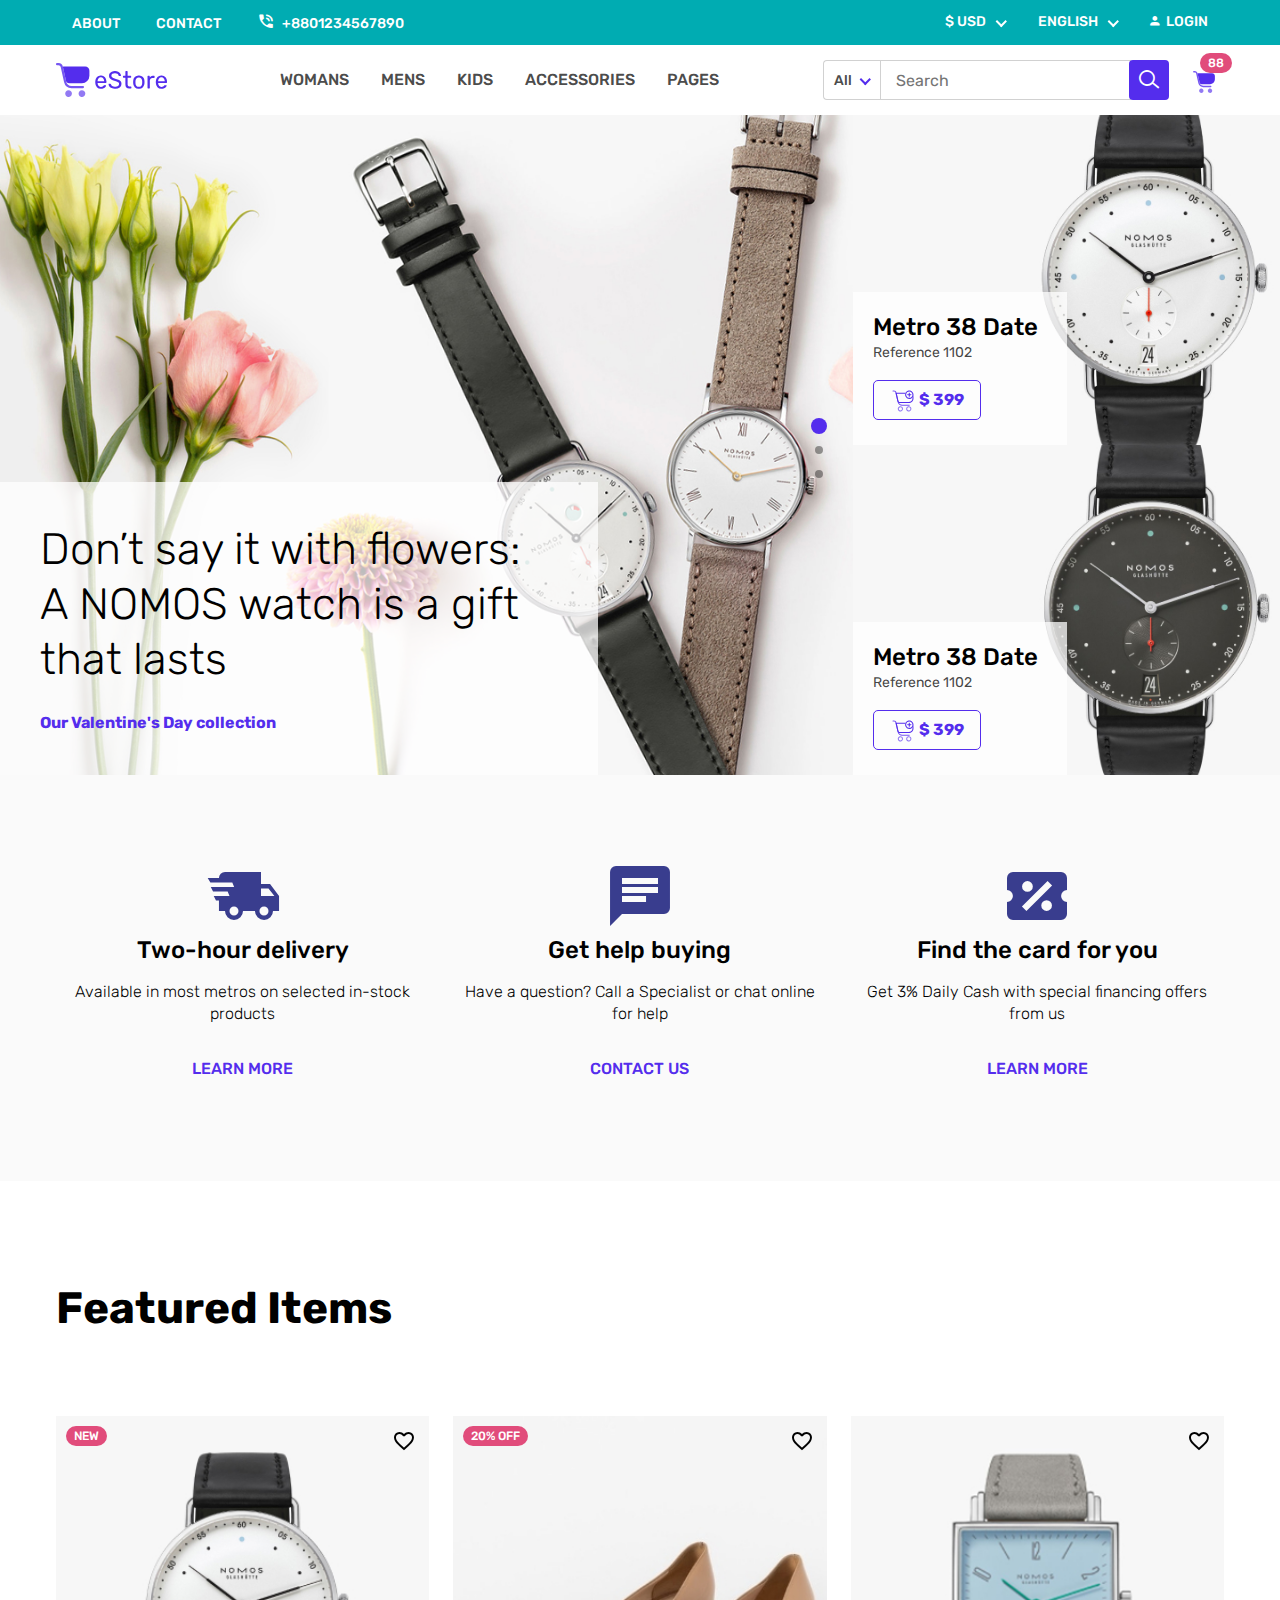
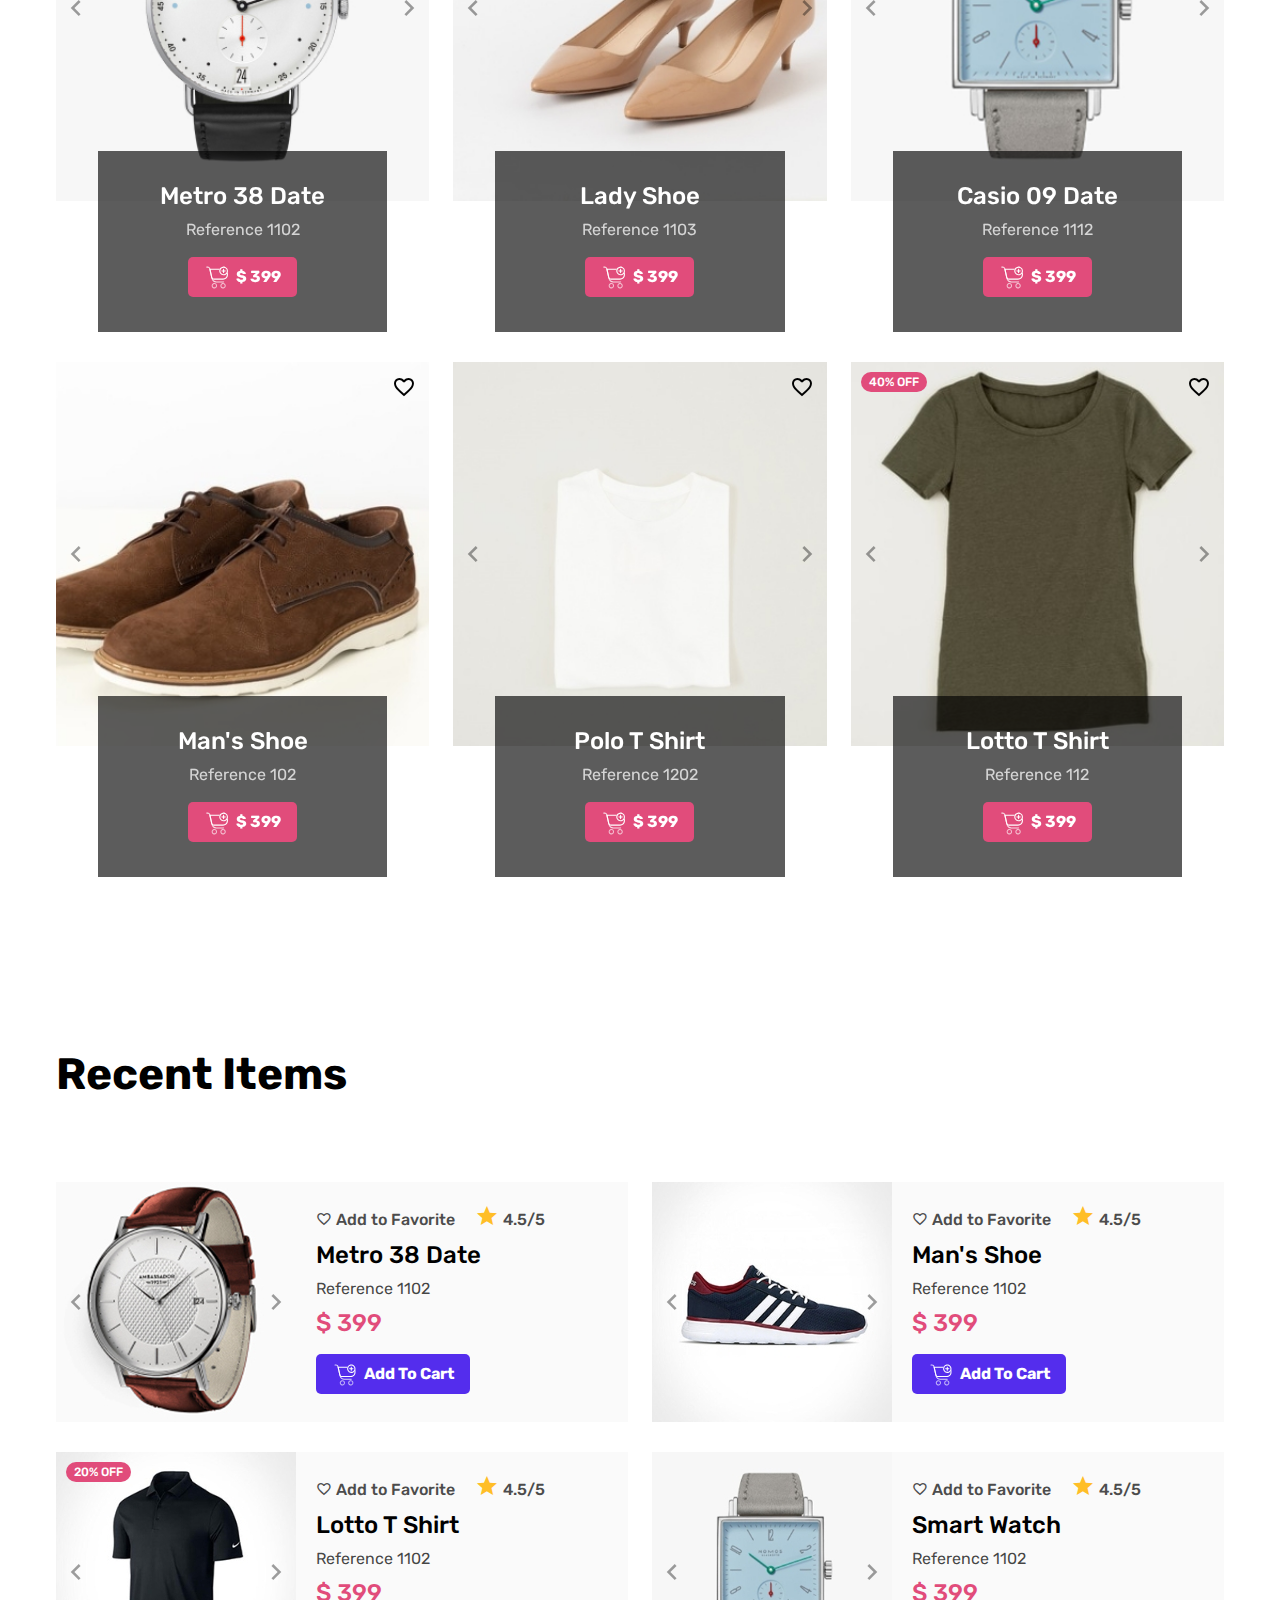
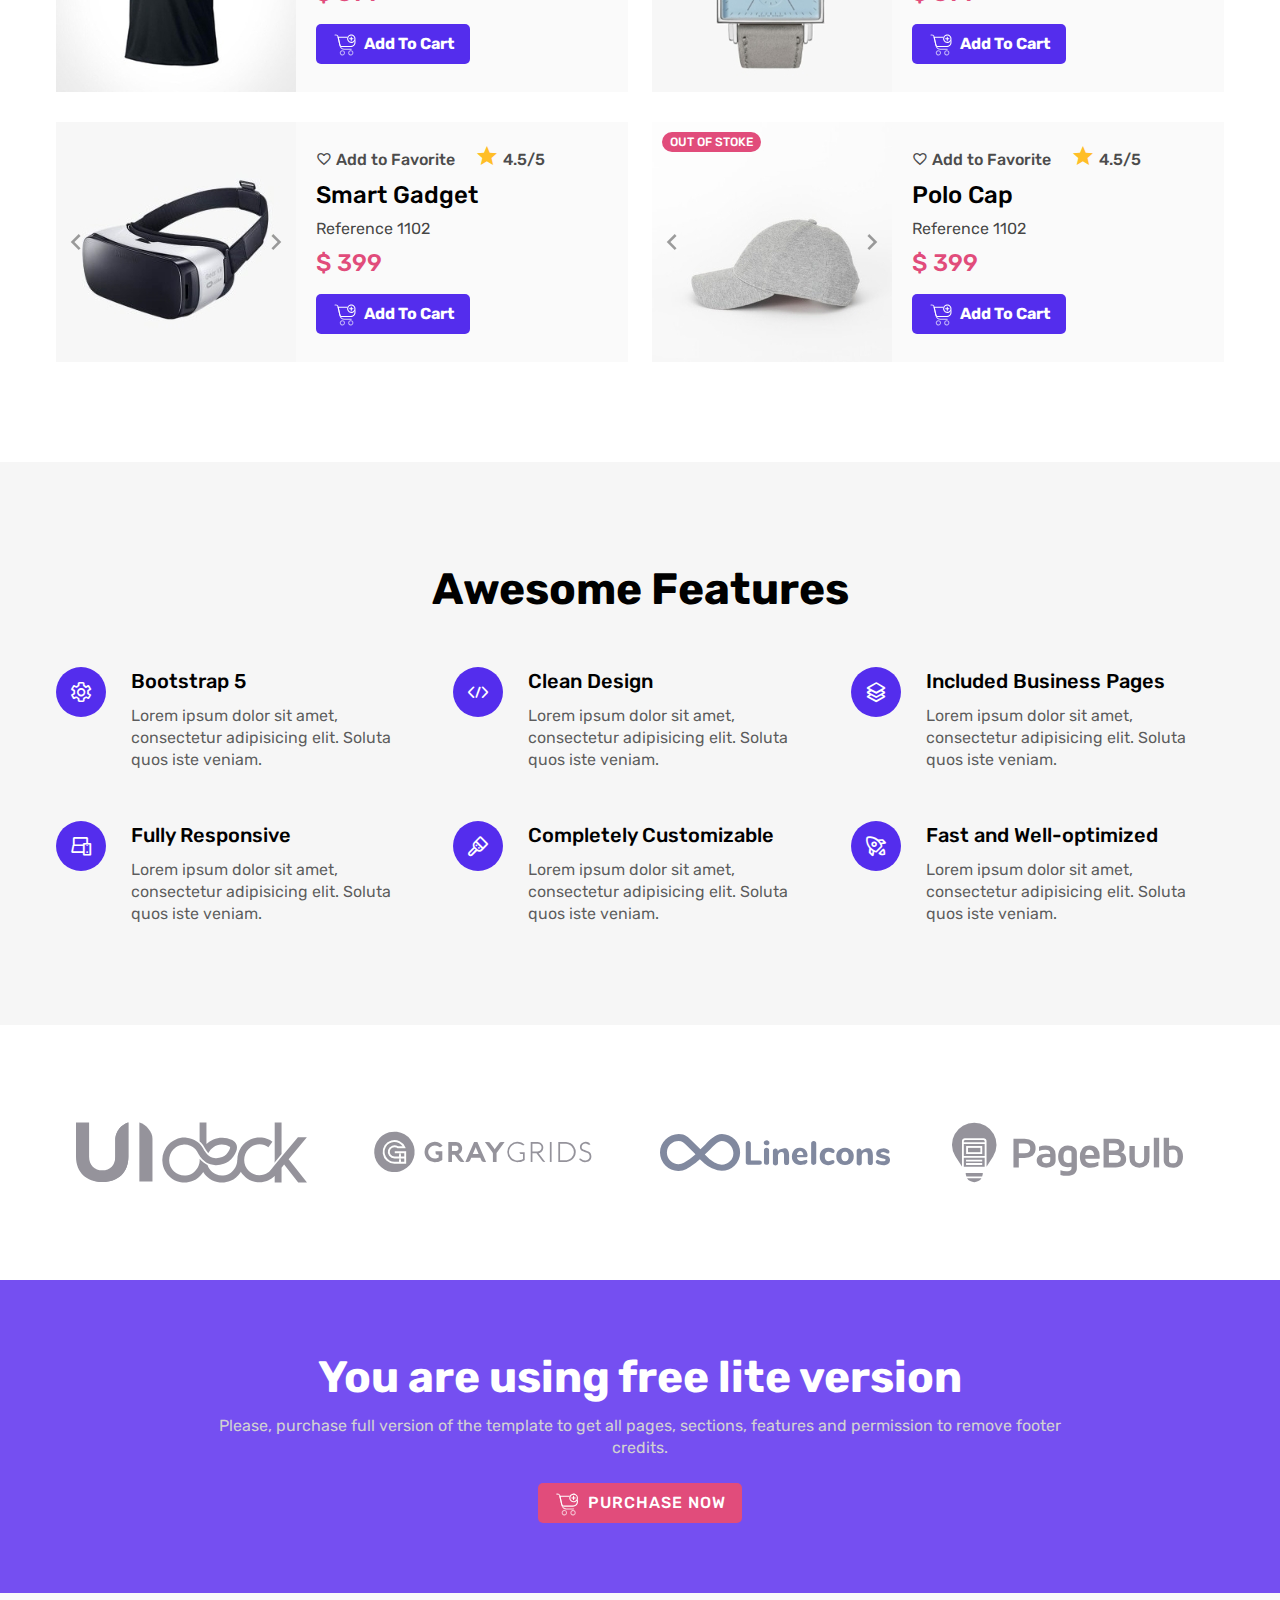
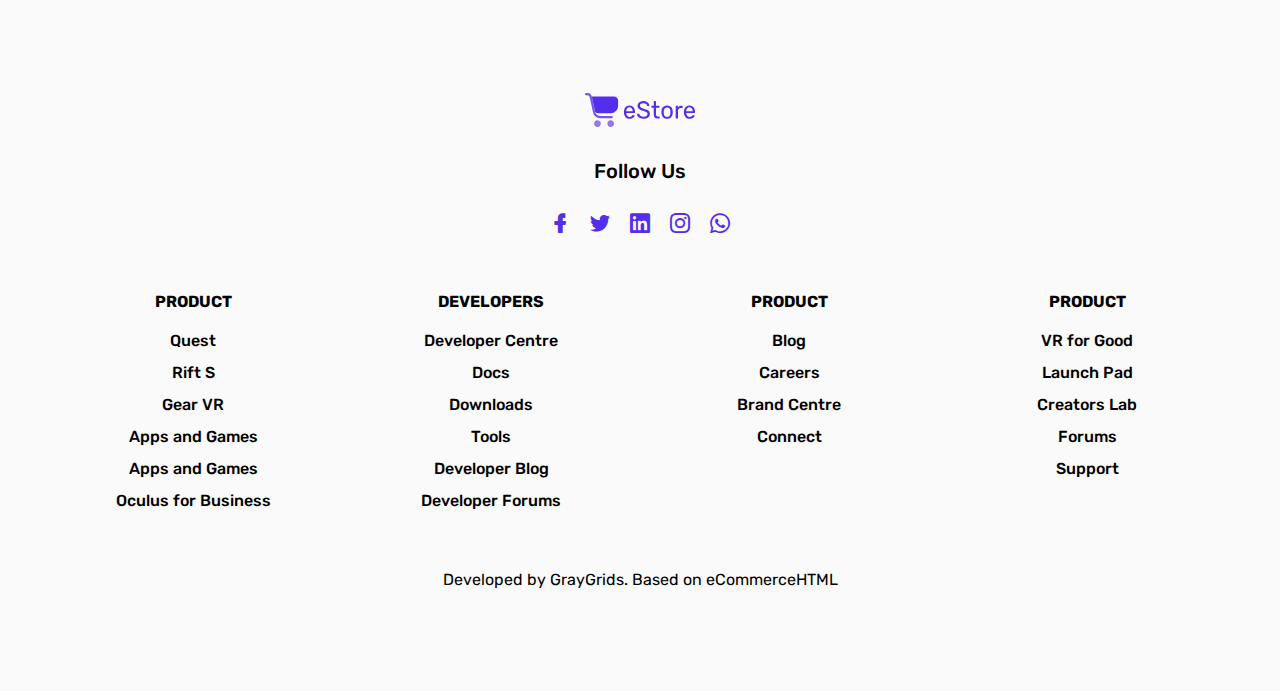
<file: index.html>
<!doctype html>
<html class="no-js" lang="en">

<head>
    <meta charset="utf-8">
    <title>eStore Template</title>
    <meta name="description" content="">
    <meta name="viewport" content="width=device-width, initial-scale=1">
    <link rel="shortcut icon" href="assets/images/favicon.png" type="image/png">
    <link rel="stylesheet" href="assets/css/slick.css">
    <link rel="stylesheet" href="assets/css/LineIcons.css">
    <link rel="stylesheet" href="assets/css/materialdesignicons.min.css">
    <link rel="stylesheet" href="assets/css/jquery-ui.min.css">
    <link rel="stylesheet" href="assets/css/nice-select.css">
    <link rel="stylesheet" href="assets/css/bootstrap.min.css">
    <link rel="stylesheet" href="assets/css/default.css">
    <link rel="stylesheet" href="assets/css/style.css">
</head>

<body>

    <div class="preloader">
        <div class="loader">
            <div class="ytp-spinner">
                <div class="ytp-spinner-container">
                    <div class="ytp-spinner-rotator">
                        <div class="ytp-spinner-left">
                            <div class="ytp-spinner-circle"></div>
                        </div>
                        <div class="ytp-spinner-right">
                            <div class="ytp-spinner-circle"></div>
                        </div>
                    </div>
                </div>
            </div>
        </div>
    </div>
    <div id="navbar-placeholder"></div>

    <section class="header-style-1">
        <div class="header-big">
            <div class="header-items-active">
                <div class="single-header-item bg_cover"
                    style="background-image: url(assets/images/header-1/header-big-1.jpg);">
                    <div class="header-item-content">
                        <h3 class="title">Don’t say it with flowers: A NOMOS watch is a gift that lasts</h3>
                        <a href="javascript:void(0)" class="link">Our Valentine's Day collection</a>
                    </div>
                </div>
                <div class="single-header-item bg_cover"
                    style="background-image: url(assets/images/header-1/header-big-2.jpg);">
                    <div class="header-item-content">
                        <h3 class="title">Don’t say it with flowers: A NOMOS watch is a gift that lasts</h3>
                        <a href="javascript:void(0)" class="link">Our Valentine's Day collection</a>
                    </div>
                </div>
                <div class="single-header-item bg_cover"
                    style="background-image: url(assets/images/header-1/header-big-1.jpg);">
                    <div class="header-item-content">
                        <h3 class="title">Don’t say it with flowers: A NOMOS watch is a gift that lasts</h3>
                        <a href="javascript:void(0)" class="link">Our Valentine's Day collection</a>
                    </div>
                </div>
            </div>
        </div>
        <div class="header-min">
            <div class="header-min-item product-style-25 bg_cover"
                style="background-image: url(assets/images/header-1/header-min-1.jpg);">
                <div class="product-content">
                    <h4 class="title"><a href="product-details-page.html">Metro 38 Date</a></h4>
                    <p>Reference 1102</p>
                    <a href="javascript:void(0)" class="main-btn primary-btn-border"> <img src="assets/images/icon-svg/cart-5.svg" alt="">$
                        399</a>
                </div>
            </div>
            <div class="header-min-item product-style-25 bg_cover"
                style="background-image: url(assets/images/header-1/header-min-2.jpg);">
                <div class="product-content">
                    <h4 class="title"><a href="product-details-page.html">Metro 38 Date</a></h4>
                    <p>Reference 1102</p>
                    <a href="javascript:void(0)" class="main-btn primary-btn-border"> <img src="assets/images/icon-svg/cart-5.svg" alt="">$
                        399</a>
                </div>
            </div>
        </div>
    </section>
    
    <section class="content-card-style-4 pt-70 pb-100">
        <div class="container">
            <div class="row justify-content-center">
                <div class="col-lg-4 col-md-7 col-sm-8">
                    <div class="single-content mt-15 text-center">
                        <div class="content-icon">
                            <i class="mdi mdi-truck-fast"></i>
                        </div>
                        <div class="content-content">
                            <h4 class="title"><a href="javascript:void(0)">Two-hour delivery</a></h4>
                            <p>Available in most metros on selected in-stock products</p>
                            <a href="javascript:void(0)" class="more">learn more</a>
                        </div>
                    </div>
                </div>
                <div class="col-lg-4 col-md-7 col-sm-8">
                    <div class="single-content mt-15 text-center">
                        <div class="content-icon">
                            <i class="mdi mdi-message-text"></i>
                        </div>
                        <div class="content-content">
                            <h4 class="title"><a href="javascript:void(0)">Get help buying</a></h4>
                            <p>Have a question? Call a Specialist or chat online for help</p>
                            <a href="contact-page.html" class="more">Contact us</a>
                        </div>
                    </div>
                </div>
                <div class="col-lg-4 col-md-7 col-sm-8">
                    <div class="single-content mt-15 text-center">
                        <div class="content-icon">
                            <i class="mdi mdi-ticket-percent"></i>
                        </div>
                        <div class="content-content">
                            <h4 class="title"><a href="javascript:void(0)">Find the card for you</a></h4>
                            <p>Get 3% Daily Cash with special financing offers from us</p>
                            <a href="javascript:void(0)" class="more">learn more</a>
                        </div>
                    </div>
                </div>
            </div>
        </div>
    </section>

    <section class="product-wrapper pt-100 pb-70">
        <div class="container">
            <div class="row">
                <div class="col-lg-12">
                    <div class="mb-50">
                        <h1 class="heading-1 font-weight-700">Featured Items</h1>
                    </div>
                </div>
            </div>
            <div class="row">
                <div class="col-lg-4 col-sm-6">
                    <div class="product-style-1 mt-30">
                        <div class="product-image">
                            <span class="icon-text text-style-1">NEW</span>
                            <div class="product-active">
                                <div class="product-item active">
                                    <img src="assets/images/product-1/product-1.jpg" alt="product">
                                </div>
                                <div class="product-item">
                                    <img src="assets/images/product-1/product-2.jpg" alt="product">
                                </div>
                            </div>
                            <a class="add-wishlist" href="javascript:void(0)">
                                <i class="mdi mdi-heart-outline"></i>
                            </a>
                        </div>
                        <div class="product-content text-center">
                            <h4 class="title"><a href="product-details-page.html">Metro 38 Date</a></h4>
                            <p>Reference 1102</p>
                            <a href="javascript:void(0)" class="main-btn secondary-1-btn">
                                <img src="assets/images/icon-svg/cart-7.svg" alt="">
                                $ 399
                            </a>
                        </div>
                    </div>
                </div>
                <div class="col-lg-4 col-sm-6">
                    <div class="product-style-1 mt-30">
                        <div class="product-image">
                            <span class="icon-text text-style-1">20% off</span>
                            <div class="product-active">
                                <div class="product-item active">
                                    <img src="assets/images/product-1/product-5.jpg" alt="product">
                                </div>
                                <div class="product-item">
                                    <img src="assets/images/product-1/product-6.jpg" alt="product">
                                </div>
                            </div>
                            <a class="add-wishlist" href="javascript:void(0)">
                                <i class="mdi mdi-heart-outline"></i>
                            </a>
                        </div>
                        <div class="product-content text-center">
                            <h4 class="title"><a href="product-details-page.html">Lady Shoe</a></h4>
                            <p>Reference 1103</p>
                            <a href="javascript:void(0)" class="main-btn secondary-1-btn">
                                <img src="assets/images/icon-svg/cart-7.svg" alt="">
                                $ 399
                            </a>
                        </div>
                    </div>
                </div>
                <div class="col-lg-4 col-sm-6">
                    <div class="product-style-1 mt-30">
                        <div class="product-image">
                            <div class="product-active">
                                <div class="product-item active">
                                    <img src="assets/images/product-1/product-3.jpg" alt="product">
                                </div>
                                <div class="product-item">
                                    <img src="assets/images/product-1/product-4.jpg" alt="product">
                                </div>
                            </div>
                            <a class="add-wishlist" href="javascript:void(0)">
                                <i class="mdi mdi-heart-outline"></i>
                            </a>
                        </div>
                        <div class="product-content text-center">
                            <h4 class="title"><a href="product-details-page.html">Casio 09 Date</a></h4>
                            <p>Reference 1112</p>
                            <a href="javascript:void(0)" class="main-btn secondary-1-btn">
                                <img src="assets/images/icon-svg/cart-7.svg" alt="">
                                $ 399
                            </a>
                        </div>
                    </div>
                </div>
                <div class="col-lg-4 col-sm-6">
                    <div class="product-style-1 mt-30">
                        <div class="product-image">
                            <div class="product-active">
                                <div class="product-item active">
                                    <img src="assets/images/product-1/product-7.jpg" alt="product">
                                </div>
                                <div class="product-item">
                                    <img src="assets/images/product-1/product-8.jpg" alt="product">
                                </div>
                            </div>
                            <a class="add-wishlist" href="javascript:void(0)">
                                <i class="mdi mdi-heart-outline"></i>
                            </a>
                        </div>
                        <div class="product-content text-center">
                            <h4 class="title"><a href="product-details-page.html">Man's Shoe</a></h4>
                            <p>Reference 102</p>
                            <a href="javascript:void(0)" class="main-btn secondary-1-btn">
                                <img src="assets/images/icon-svg/cart-7.svg" alt="">
                                $ 399
                            </a>
                        </div>
                    </div>
                </div>
                <div class="col-lg-4 col-sm-6">
                    <div class="product-style-1 mt-30">
                        <div class="product-image">
                            <div class="product-active">
                                <div class="product-item active">
                                    <img src="assets/images/product-1/product-9.jpg" alt="product">
                                </div>
                                <div class="product-item">
                                    <img src="assets/images/product-1/product-10.jpg" alt="product">
                                </div>
                            </div>
                            <a class="add-wishlist" href="javascript:void(0)">
                                <i class="mdi mdi-heart-outline"></i>
                            </a>
                        </div>
                        <div class="product-content text-center">
                            <h4 class="title"><a href="product-details-page.html">Polo T Shirt</a></h4>
                            <p>Reference 1202</p>
                            <a href="javascript:void(0)" class="main-btn secondary-1-btn">
                                <img src="assets/images/icon-svg/cart-7.svg" alt="">
                                $ 399
                            </a>
                        </div>
                    </div>
                </div>
                <div class="col-lg-4 col-sm-6">
                    <div class="product-style-1 mt-30">
                        <div class="product-image">
                            <span class="icon-text text-style-1">40% off</span>
                            <div class="product-active">
                                <div class="product-item active">
                                    <img src="assets/images/product-1/product-11.jpg" alt="product">
                                </div>
                                <div class="product-item">
                                    <img src="assets/images/product-1/product-12.jpg" alt="product">
                                </div>
                            </div>
                            <a class="add-wishlist" href="javascript:void(0)">
                                <i class="mdi mdi-heart-outline"></i>
                            </a>
                        </div>
                        <div class="product-content text-center">
                            <h4 class="title"><a href="product-details-page.html">Lotto T Shirt</a></h4>
                            <p>Reference 112</p>
                            <a href="javascript:void(0)" class="main-btn secondary-1-btn">
                                <img src="assets/images/icon-svg/cart-7.svg" alt="">
                                $ 399
                            </a>
                        </div>
                    </div>
                </div>
            </div>
        </div>
    </section>

    <section class="product-wrapper pt-100 pb-100">
        <div class="container">
            <div class="row">
                <div class="col-lg-12">
                    <div class="mb-50">
                        <h1 class="heading-1 font-weight-700">Recent Items</h1>
                    </div>
                </div>
            </div>
            <div class="row">
                <div class="col-lg-6">
                    <div class="product-style-7 mt-30">
                        <div class="product-image">
                            <div class="product-active">
                                <div class="product-item active">
                                    <img src="assets/images/product-4/product-1.jpg" alt="product">
                                </div>
                                <div class="product-item">
                                    <img src="assets/images/product-4/product-2.jpg" alt="product">
                                </div>
                            </div>
                        </div>
                        <div class="product-content">
                            <ul class="product-meta">
                                <li>
                                    <a class="add-wishlist" href="javascript:void(0)">
                                        <i class="mdi mdi-heart-outline"></i>
                                        Add to Favorite
                                    </a>
                                </li>
                                <li>
                                    <span><i class="mdi mdi-star"></i> 4.5/5</span>
                                </li>
                            </ul>
                            <h4 class="title"><a href="product-details-page.html">Metro 38 Date</a></h4>
                            <p>Reference 1102</p>
                            <span class="price">$ 399</span>
                            <a href="javascript:void(0)" class="main-btn primary-btn">
                                <img src="assets/images/icon-svg/cart-4.svg" alt="">
                                Add to Cart
                            </a>
                        </div>
                    </div>
                </div>
                <div class="col-lg-6">
                    <div class="product-style-7 mt-30">
                        <div class="product-image">
                            <div class="product-active">
                                <div class="product-item active">
                                    <img src="assets/images/product-4/product-3.jpg" alt="product">
                                </div>
                                <div class="product-item">
                                    <img src="assets/images/product-4/product-4.jpg" alt="product">
                                </div>
                            </div>
                        </div>
                        <div class="product-content">
                            <ul class="product-meta">
                                <li>
                                    <a class="add-wishlist" href="javascript:void(0)">
                                        <i class="mdi mdi-heart-outline"></i>
                                        Add to Favorite
                                    </a>
                                </li>
                                <li>
                                    <span><i class="mdi mdi-star"></i> 4.5/5</span>
                                </li>
                            </ul>
                            <h4 class="title"><a href="product-details-page.html">Man's Shoe</a></h4>
                            <p>Reference 1102</p>
                            <span class="price">$ 399</span>
                            <a href="javascript:void(0)" class="main-btn primary-btn">
                                <img src="assets/images/icon-svg/cart-4.svg" alt="">
                                Add to Cart
                            </a>
                        </div>
                    </div>
                </div>
                <div class="col-lg-6">
                    <div class="product-style-7 mt-30">
                        <div class="product-image">
                            <span class="icon-text text-style-1">20% off</span>
                            <div class="product-active">
                                <div class="product-item active">
                                    <img src="assets/images/product-4/product-5.jpg" alt="product">
                                </div>
                                <div class="product-item">
                                    <img src="assets/images/product-4/product-6.jpg" alt="product">
                                </div>
                            </div>
                        </div>
                        <div class="product-content">
                            <ul class="product-meta">
                                <li>
                                    <a class="add-wishlist" href="javascript:void(0)">
                                        <i class="mdi mdi-heart-outline"></i>
                                        Add to Favorite
                                    </a>
                                </li>
                                <li>
                                    <span><i class="mdi mdi-star"></i> 4.5/5</span>
                                </li>
                            </ul>
                            <h4 class="title"><a href="product-details-page.html">Lotto T Shirt</a></h4>
                            <p>Reference 1102</p>
                            <span class="price">$ 399</span>
                            <a href="javascript:void(0)" class="main-btn primary-btn">
                                <img src="assets/images/icon-svg/cart-4.svg" alt="">
                                Add to Cart
                            </a>
                        </div>
                    </div>
                </div>
                <div class="col-lg-6">
                    <div class="product-style-7 mt-30">
                        <div class="product-image">
                            <div class="product-active">
                                <div class="product-item active">
                                    <img src="assets/images/product-4/product-7.jpg" alt="product">
                                </div>
                                <div class="product-item">
                                    <img src="assets/images/product-4/product-8.jpg" alt="product">
                                </div>
                            </div>
                        </div>
                        <div class="product-content">
                            <ul class="product-meta">
                                <li>
                                    <a class="add-wishlist" href="javascript:void(0)">
                                        <i class="mdi mdi-heart-outline"></i>
                                        Add to Favorite
                                    </a>
                                </li>
                                <li>
                                    <span><i class="mdi mdi-star"></i> 4.5/5</span>
                                </li>
                            </ul>
                            <h4 class="title"><a href="product-details-page.html">Smart Watch</a></h4>
                            <p>Reference 1102</p>
                            <span class="price">$ 399</span>
                            <a href="javascript:void(0)" class="main-btn primary-btn">
                                <img src="assets/images/icon-svg/cart-4.svg" alt="">
                                Add to Cart
                            </a>
                        </div>
                    </div>
                </div>
                <div class="col-lg-6">
                    <div class="product-style-7 mt-30">
                        <div class="product-image">
                            <div class="product-active">
                                <div class="product-item active">
                                    <img src="assets/images/product-4/product-9.jpg" alt="product">
                                </div>
                                <div class="product-item">
                                    <img src="assets/images/product-4/product-10.jpg" alt="product">
                                </div>
                            </div>
                        </div>
                        <div class="product-content">
                            <ul class="product-meta">
                                <li>
                                    <a class="add-wishlist" href="javascript:void(0)">
                                        <i class="mdi mdi-heart-outline"></i>
                                        Add to Favorite
                                    </a>
                                </li>
                                <li>
                                    <span><i class="mdi mdi-star"></i> 4.5/5</span>
                                </li>
                            </ul>
                            <h4 class="title"><a href="product-details-page.html">Smart Gadget</a></h4>
                            <p>Reference 1102</p>
                            <span class="price">$ 399</span>
                            <a href="javascript:void(0)" class="main-btn primary-btn">
                                <img src="assets/images/icon-svg/cart-4.svg" alt="">
                                Add to Cart
                            </a>
                        </div>
                    </div>
                </div>
                <div class="col-lg-6">
                    <div class="product-style-7 mt-30">
                        <div class="product-image">
                            <span class="icon-text text-style-1">Out Of Stoke</span>
                            <div class="product-active">
                                <div class="product-item active">
                                    <img src="assets/images/product-4/product-11.jpg" alt="product">
                                </div>
                                <div class="product-item">
                                    <img src="assets/images/product-4/product-12.jpg" alt="product">
                                </div>
                            </div>
                        </div>
                        <div class="product-content">
                            <ul class="product-meta">
                                <li>
                                    <a class="add-wishlist" href="javascript:void(0)">
                                        <i class="mdi mdi-heart-outline"></i>
                                        Add to Favorite
                                    </a>
                                </li>
                                <li>
                                    <span><i class="mdi mdi-star"></i> 4.5/5</span>
                                </li>
                            </ul>
                            <h4 class="title"><a href="product-details-page.html">Polo Cap</a></h4>
                            <p>Reference 1102</p>
                            <span class="price">$ 399</span>
                            <a href="javascript:void(0)" class="main-btn primary-btn">
                                <img src="assets/images/icon-svg/cart-4.svg" alt="">
                                Add to Cart
                            </a>
                        </div>
                    </div>
                </div>
            </div>
        </div>
    </section>
    
    <section class="features-section pt-100 pb-50 gray-bg">
        <div class="container">
            <div class="row">
                <div class="col-lg-12">
                    <div class="features-title text-center mb-50">
                        <h1 class="heading-1 font-weight-700">Awesome Features</h1>
                    </div>
                </div>
            </div>
            <div class="row">
                <div class="col-lg-4 col-md-6">
                    <div class="single-feature-wrapper">
                        <div class="feature-icon">
                            <i class="lni lni-cog"></i>
                        </div>
                        <div class="feature-content">
                            <h5 class="heading-5 font-weight-500 mb-10">Bootstrap 5</h5>
                            <p>Lorem ipsum dolor sit amet, consectetur adipisicing elit. Soluta quos iste veniam.</p>
                        </div>
                    </div>
                </div>
                <div class="col-lg-4 col-md-6">
                    <div class="single-feature-wrapper">
                        <div class="feature-icon">
                            <i class="lni lni-code"></i>
                        </div>
                        <div class="feature-content">
                            <h5 class="heading-5 font-weight-500 mb-10">Clean Design</h5>
                            <p>Lorem ipsum dolor sit amet, consectetur adipisicing elit. Soluta quos iste veniam.</p>
                        </div>
                    </div>
                </div>
                <div class="col-lg-4 col-md-6">
                    <div class="single-feature-wrapper">
                        <div class="feature-icon">
                            <i class="lni lni-layers"></i>
                        </div>
                        <div class="feature-content">
                            <h5 class="heading-5 font-weight-500 mb-10">Included Business Pages</h5>
                            <p>Lorem ipsum dolor sit amet, consectetur adipisicing elit. Soluta quos iste veniam.</p>
                        </div>
                    </div>
                </div>
                <div class="col-lg-4 col-md-6">
                    <div class="single-feature-wrapper">
                        <div class="feature-icon">
                            <i class="lni lni-laptop-phone"></i>
                        </div>
                        <div class="feature-content">
                            <h5 class="heading-5 font-weight-500 mb-10">Fully Responsive</h5>
                            <p>Lorem ipsum dolor sit amet, consectetur adipisicing elit. Soluta quos iste veniam.</p>
                        </div>
                    </div>
                </div>
                <div class="col-lg-4 col-md-6">
                    <div class="single-feature-wrapper">
                        <div class="feature-icon">
                            <i class="lni lni-brush"></i>
                        </div>
                        <div class="feature-content">
                            <h5 class="heading-5 font-weight-500 mb-10">Completely Customizable</h5>
                            <p>Lorem ipsum dolor sit amet, consectetur adipisicing elit. Soluta quos iste veniam.</p>
                        </div>
                    </div>
                </div>
                <div class="col-lg-4 col-md-6">
                    <div class="single-feature-wrapper">
                        <div class="feature-icon">
                            <i class="lni lni-rocket"></i>
                        </div>
                        <div class="feature-content">
                            <h5 class="heading-5 font-weight-500 mb-10">Fast and Well-optimized</h5>
                            <p>Lorem ipsum dolor sit amet, consectetur adipisicing elit. Soluta quos iste veniam.</p>
                        </div>
                    </div>
                </div>
            </div>
        </div>
    </section>

    <section class="clients-logo-section pt-70 pb-70">
        <div class="container">
            <div class="row client-logo-active">
                <div class="col-lg-3">
                    <div class="single-logo-wrapper">
                        <img src="assets/images/client-logo/uideck-logo.svg" alt="">
                    </div>
                </div>
                <div class="col-lg-3">
                    <div class="single-logo-wrapper">
                        <img src="assets/images/client-logo/graygrids-logo.svg" alt="">
                    </div>
                </div>
                <div class="col-lg-3">
                    <div class="single-logo-wrapper">
                        <img src="assets/images/client-logo/lineicons-logo.svg" alt="">
                    </div>
                </div>
                <div class="col-lg-3">
                    <div class="single-logo-wrapper">
                        <img src="assets/images/client-logo/pagebulb-logo.svg" alt="">
                    </div>
                </div>
            </div>
        </div>
    </section>
    
    <section class="subscribe-section pt-70 pb-70 bg-primary-4">
        <div class="container">
            <div class="row">
                <div class="col-lg-9 mx-auto">
                    <div class="heading text-center">
                        <h1 class="heading-1 font-weight-700 text-white mb-10">You are using free lite version</h1>
                        <p class="gray-3">Please, purchase full version of the template to get all pages, sections, features and permission to remove footer credits.</p>
                        </br>
                        <a href="https://rebrand.ly/estore-gg" rel="nofollow" target="_blank" class="main-btn secondary-1-btn">
                            <img src="assets/images/icon-svg/cart-7.svg" alt="">
                            PURCHASE NOW
                        </a>
                    </div>
                </div>
            </div>
        </div>
    </section>
    <div id="footer-placeholder"></div>

    <script src="assets/js/popper.min.js"></script>
    <script src="assets/js/bootstrap.min.js"></script>
    <script src="assets/js/vendor/jquery-3.5.1.min.js"></script>
    <script src="assets/js/vendor/modernizr-3.7.1.min.js"></script>
    <script src="assets/js/slick.min.js"></script>
    <script src="assets/js/jquery-vj-accordion-steps.js"></script>
    <script src="assets/js/jquery-ui.min.js"></script>
    <script src="assets/js/jquery.form-validator.min.js"></script>
    <script src="assets/js/jquery.nice-select.min.js"></script>
    <script src="assets/js/jquery.formatter.min.js"></script>
    <script src="assets/js/count-up.min.js"></script>
    
    <script src="assets/js/main.js"></script>

    <script>
        document.addEventListener("DOMContentLoaded", function() {
            const navbarPlaceholder = document.getElementById("navbar-placeholder");
            const footerPlaceholder = document.getElementById("footer-placeholder");

            if (navbarPlaceholder) {
                fetch('_navbar.html')
                    .then(response => {
                        if (!response.ok) { throw new Error('Network response was not ok for navbar'); }
                        return response.text();
                    })
                    .then(data => {
                        navbarPlaceholder.innerHTML = data;
                        
                        // **** بس هنشغل السكريبتات الخاصة بالناف بار ****
                        // (ملف main.js هيشغل سكريبتات الصفحة)

                        // 1. إعادة تشغيل تنسيق قوائم الاختيار (Nice Select)
                        if ($.fn.niceSelect) {
                            $(navbarPlaceholder).find('select').niceSelect('destroy');
                            $(navbarPlaceholder).find('select').niceSelect();
                        } else {
                            console.warn('Nice Select plugin not found.');
                        }

                        // 2. إعادة ربط أحداث فتح/غلق قائمة الموبايل
                        const menuOpen = navbarPlaceholder.querySelector('.mobile-menu-open-7');
                        const menuClose = navbarPlaceholder.querySelector('.close-mobile-menu-7');
                        const overlay = navbarPlaceholder.querySelector('.overlay-7');
                        const sidebar = navbarPlaceholder.querySelector('.navbar-sidebar-7');

                        if (menuOpen && menuClose && overlay && sidebar) {
                             menuOpen.onclick = function(e) {
                                e.preventDefault();
                                sidebar.classList.add('open');
                                overlay.classList.add('open');
                            };
                            menuClose.onclick = function(e) {
                                e.preventDefault();
                                sidebar.classList.remove('open');
                                overlay.classList.remove('open');
                            };
                            overlay.onclick = function(e) { 
                                e.preventDefault();
                                sidebar.classList.remove('open');
                                overlay.classList.remove('open');
                            };
                        }

                        console.log('Navbar loaded and re-initialized.');
                    })
                    .catch(error => console.error('Error loading or initializing navbar:', error));
            }

            if (footerPlaceholder) {
                fetch('_footer.html')
                    .then(response => {
                         if (!response.ok) { throw new Error('Network response was not ok for footer'); }
                        return response.text();
                    })
                    .then(data => {
                        footerPlaceholder.innerHTML = data;
                    })
                    .catch(error => console.error('Error loading footer:', error));
            }
        });
    </script>

</body>
</html>
</file>
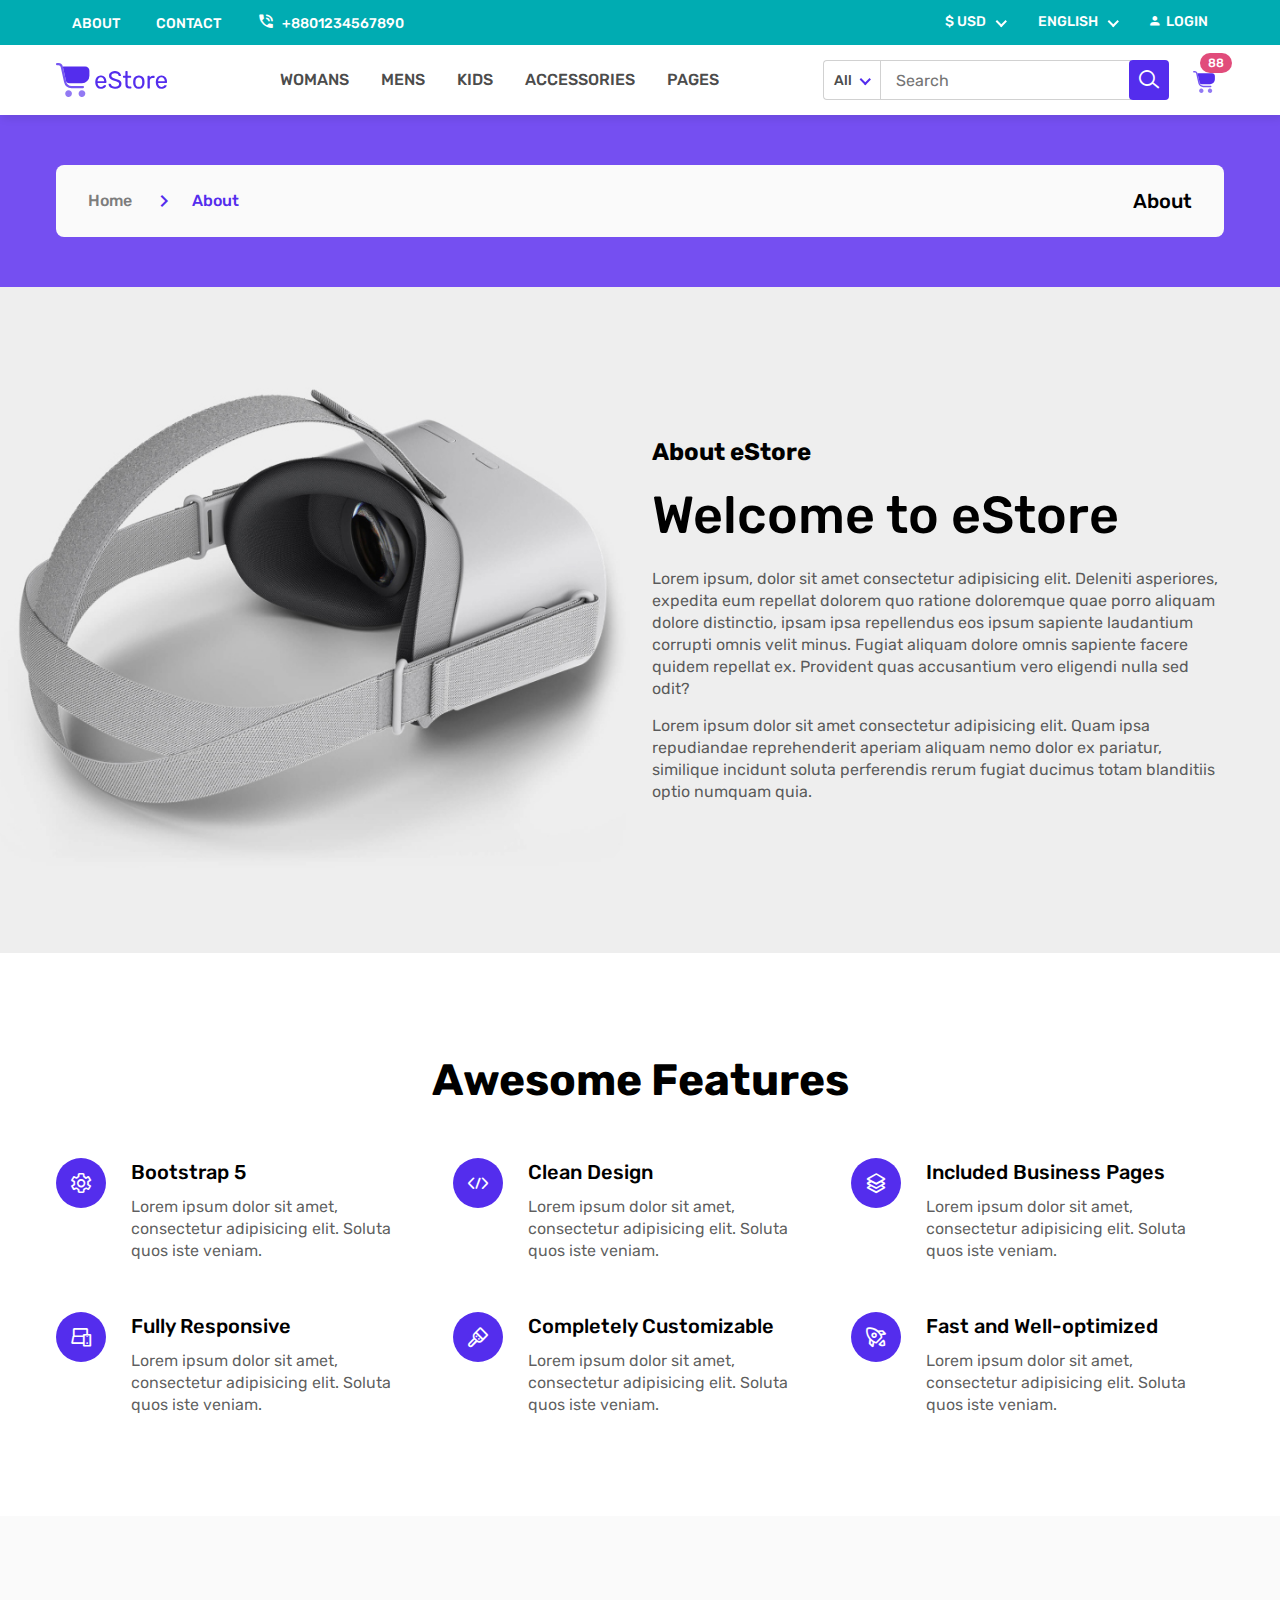
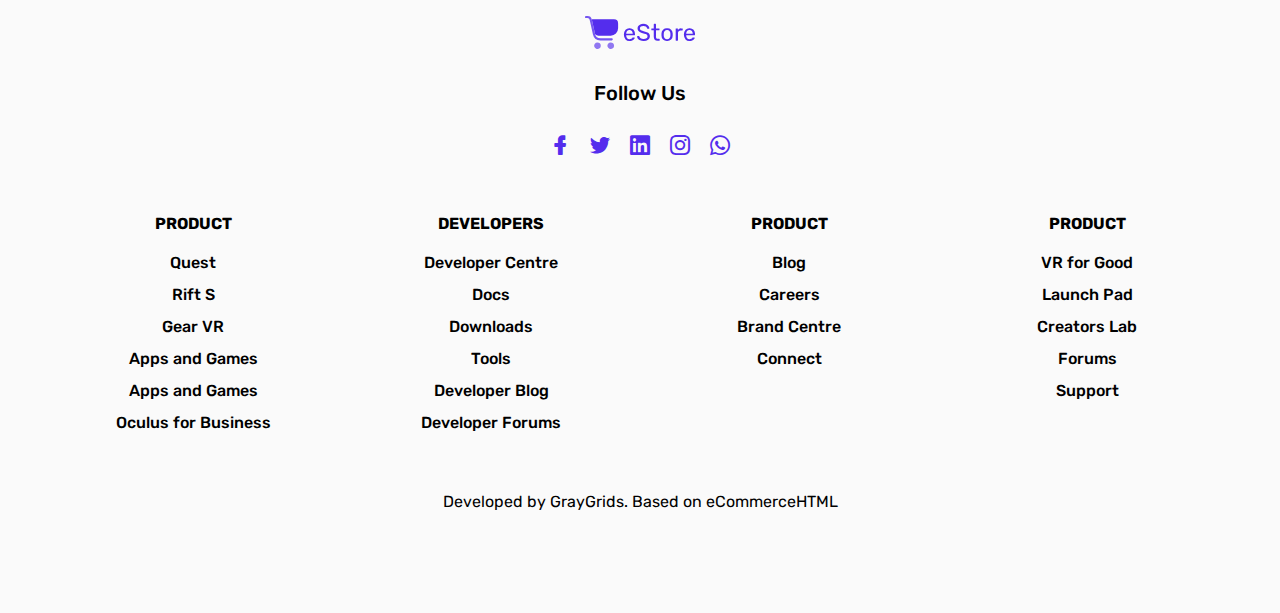
<file: about-page.html>
<!doctype html>
<html class="no-js" lang="en">

<head>
    <meta charset="utf-8">
    <title>About | eStore</title>
    <meta name="description" content="">
    <meta name="viewport" content="width=device-width, initial-scale=1">
    <link rel="shortcut icon" href="assets/images/favicon.png" type="image/png">
    <link rel="stylesheet" href="assets/css/slick.css">
    <link rel="stylesheet" href="assets/css/LineIcons.css">
    <link rel="stylesheet" href="assets/css/materialdesignicons.min.css">
    <link rel="stylesheet" href="assets/css/jquery-ui.min.css">
    <link rel="stylesheet" href="assets/css/nice-select.css">
    <link rel="stylesheet" href="assets/css/bootstrap.min.css">
    <link rel="stylesheet" href="assets/css/default.css">
    <link rel="stylesheet" href="assets/css/style.css">
</head>

<body>

    <div class="preloader">
        <div class="loader">
            <div class="ytp-spinner">
                <div class="ytp-spinner-container">
                    <div class="ytp-spinner-rotator">
                        <div class="ytp-spinner-left">
                            <div class="ytp-spinner-circle"></div>
                        </div>
                        <div class="ytp-spinner-right">
                            <div class="ytp-spinner-circle"></div>
                        </div>
                    </div>
                </div>
            </div>
        </div>
    </div>
    <div id="navbar-placeholder"></div>

    <section class="breadcrumbs-wrapper pt-50 pb-50 bg-primary-4">
        <div class="container">
            <div class="row">
                <div class="col-lg-12">
                    <div class="breadcrumbs-style breadcrumbs-style-1 d-md-flex justify-content-between align-items-center">
                        <div class="breadcrumb-left">
                            <ol class="breadcrumb">
                                <li class="breadcrumb-item"><a href="index.html">Home</a></li>
                                <li class="breadcrumb-item active" aria-current="page">About</li>
                            </ol>
                        </div>
                        <div class="breadcrumb-right">
                            <h5 class="heading-5 font-weight-500">About</h5>
                        </div>
                    </div>
                </div>
            </div>
        </div>
    </section>
    <section class="content-card-wrapper">
        <div class="content-card-style-1">
            <div class="container">
                <div class="row justify-content-end">
                    <div class="col-md-6">
                        <div class="content-card-content">
                            <h6 class="sub-title">About eStore</h6>
                            <h2 class="main-title">Welcome to eStore</h2>
                        </div>
                        <div class="content-para pt-20">
                            <p class="mb-15">Lorem ipsum, dolor sit amet consectetur adipisicing elit. Deleniti asperiores, expedita eum
                                repellat dolorem quo ratione doloremque quae porro aliquam dolore distinctio, ipsam ipsa repellendus eos ipsum
                                sapiente laudantium corrupti omnis velit minus. Fugiat aliquam dolore omnis sapiente facere quidem repellat ex.
                                Provident quas accusantium vero eligendi nulla sed odit?</p>
                            <p>Lorem ipsum dolor sit amet consectetur adipisicing elit. Quam ipsa repudiandae reprehenderit aperiam aliquam nemo
                                dolor ex pariatur, similique incidunt soluta perferendis rerum fugiat ducimus totam blanditiis optio numquam
                                quia.</p>
                        </div>
                    </div>
                </div>
            </div>
            <div class="content-card-image-2 bg_cover" style="background-image: url(assets/images/content-card-1/content-2.jpg);"></div>
        </div>
    </section>
    <section class="features-section pt-100 pb-50">
        <div class="container">
            <div class="row">
                <div class="col-lg-12">
                    <div class="features-title text-center mb-50">
                        <h1 class="heading-1 font-weight-700">Awesome Features</h1>
                    </div>
                </div>
            </div>
            <div class="row">
                <div class="col-lg-4 col-md-6">
                    <div class="single-feature-wrapper">
                        <div class="feature-icon">
                            <i class="lni lni-cog"></i>
                        </div>
                        <div class="feature-content">
                            <h5 class="heading-5 font-weight-500 mb-10">Bootstrap 5</h5>
                            <p>Lorem ipsum dolor sit amet, consectetur adipisicing elit. Soluta quos iste veniam.</p>
                        </div>
                    </div>
                </div>
                <div class="col-lg-4 col-md-6">
                    <div class="single-feature-wrapper">
                        <div class="feature-icon">
                            <i class="lni lni-code"></i>
                        </div>
                        <div class="feature-content">
                            <h5 class="heading-5 font-weight-500 mb-10">Clean Design</h5>
                            <p>Lorem ipsum dolor sit amet, consectetur adipisicing elit. Soluta quos iste veniam.</p>
                        </div>
                    </div>
                </div>
                <div class="col-lg-4 col-md-6">
                    <div class="single-feature-wrapper">
                        <div class="feature-icon">
                            <i class="lni lni-layers"></i>
                        </div>
                        <div class="feature-content">
                            <h5 class="heading-5 font-weight-500 mb-10">Included Business Pages</h5>
                            <p>Lorem ipsum dolor sit amet, consectetur adipisicing elit. Soluta quos iste veniam.</p>
                        </div>
                    </div>
                </div>
                <div class="col-lg-4 col-md-6">
                    <div class="single-feature-wrapper">
                        <div class="feature-icon">
                            <i class="lni lni-laptop-phone"></i>
                        </div>
                        <div class="feature-content">
                            <h5 class="heading-5 font-weight-500 mb-10">Fully Responsive</h5>
                            <p>Lorem ipsum dolor sit amet, consectetur adipisicing elit. Soluta quos iste veniam.</p>
                        </div>
                    </div>
                </div>
                <div class="col-lg-4 col-md-6">
                    <div class="single-feature-wrapper">
                        <div class="feature-icon">
                            <i class="lni lni-brush"></i>
                        </div>
                        <div class="feature-content">
                            <h5 class="heading-5 font-weight-500 mb-10">Completely Customizable</h5>
                            <p>Lorem ipsum dolor sit amet, consectetur adipisicing elit. Soluta quos iste veniam.</p>
                        </div>
                    </div>
                </div>
                <div class="col-lg-4 col-md-6">
                    <div class="single-feature-wrapper">
                        <div class="feature-icon">
                            <i class="lni lni-rocket"></i>
                        </div>
                        <div class="feature-content">
                            <h5 class="heading-5 font-weight-500 mb-10">Fast and Well-optimized</h5>
                            <p>Lorem ipsum dolor sit amet, consectetur adipisicing elit. Soluta quos iste veniam.</p>
                        </div>
                    </div>
                </div>
            </div>
        </div>
    </section>
    <div id="footer-placeholder"></div>

    <script src="assets/js/popper.min.js"></script>
    <script src="assets/js/bootstrap.min.js"></script>
    <script src="assets/js/vendor/jquery-3.5.1.min.js"></script>
    <script src="assets/js/vendor/modernizr-3.7.1.min.js"></script>
    <script src="assets/js/slick.min.js"></script> 
    <script src="assets/js/jquery-vj-accordion-steps.js"></script>
    <script src="assets/js/jquery-ui.min.js"></script>
    <script src="assets/js/jquery.form-validator.min.js"></script>
    <script src="assets/js/jquery.nice-select.min.js"></script>
    <script src="assets/js/jquery.formatter.min.js"></script>
    <script src="assets/js/count-up.min.js"></script>
    <script src="assets/js/main.js"></script>

    <script>
        document.addEventListener("DOMContentLoaded", function() {
            const navbarPlaceholder = document.getElementById("navbar-placeholder");
            const footerPlaceholder = document.getElementById("footer-placeholder");

            if (navbarPlaceholder) {
                fetch('_navbar.html')
                    .then(response => {
                        if (!response.ok) { throw new Error('Network response was not ok for navbar'); }
                        return response.text();
                    })
                    .then(data => {
                        navbarPlaceholder.innerHTML = data;
                        
                        // 1. إعادة تشغيل تنسيق قوائم الاختيار (Nice Select) للناف بار
                        if ($.fn.niceSelect) {
                            $(navbarPlaceholder).find('select').niceSelect('destroy');
                            $(navbarPlaceholder).find('select').niceSelect();
                        } else {
                            console.warn('Nice Select plugin not found.');
                        }

                        // 2. إعادة ربط أحداث فتح/غلق قائمة الموبايل
                        const menuOpen = navbarPlaceholder.querySelector('.mobile-menu-open-7');
                        const menuClose = navbarPlaceholder.querySelector('.close-mobile-menu-7');
                        const overlay = navbarPlaceholder.querySelector('.overlay-7');
                        const sidebar = navbarPlaceholder.querySelector('.navbar-sidebar-7');

                        if (menuOpen && menuClose && overlay && sidebar) {
                             menuOpen.onclick = function(e) {
                                e.preventDefault();
                                sidebar.classList.add('open');
                                overlay.classList.add('open');
                            };
                            menuClose.onclick = function(e) {
                                e.preventDefault();
                                sidebar.classList.remove('open');
                                overlay.classList.remove('open');
                            };
                            overlay.onclick = function(e) { 
                                e.preventDefault();
                                sidebar.classList.remove('open');
                                overlay.classList.remove('open');
                            };
                        }
                        console.log('Navbar loaded and re-initialized.');
                    })
                    .catch(error => console.error('Error loading or initializing navbar:', error));
            }

            if (footerPlaceholder) {
                fetch('_footer.html')
                    .then(response => {
                         if (!response.ok) { throw new Error('Network response was not ok for footer'); }
                        return response.text();
                    })
                    .then(data => {
                        footerPlaceholder.innerHTML = data;
                    })
                    .catch(error => console.error('Error loading footer:', error));
            }
            
            // ملف main.js هيشغل السلايدرات لو لقى أي كلاس .client-logo-active
            // بما إننا شيلناه، هو بس مش هيلاقيه ومش هيعمل حاجة.
        });
    </script>

</body>
</html>
</file>
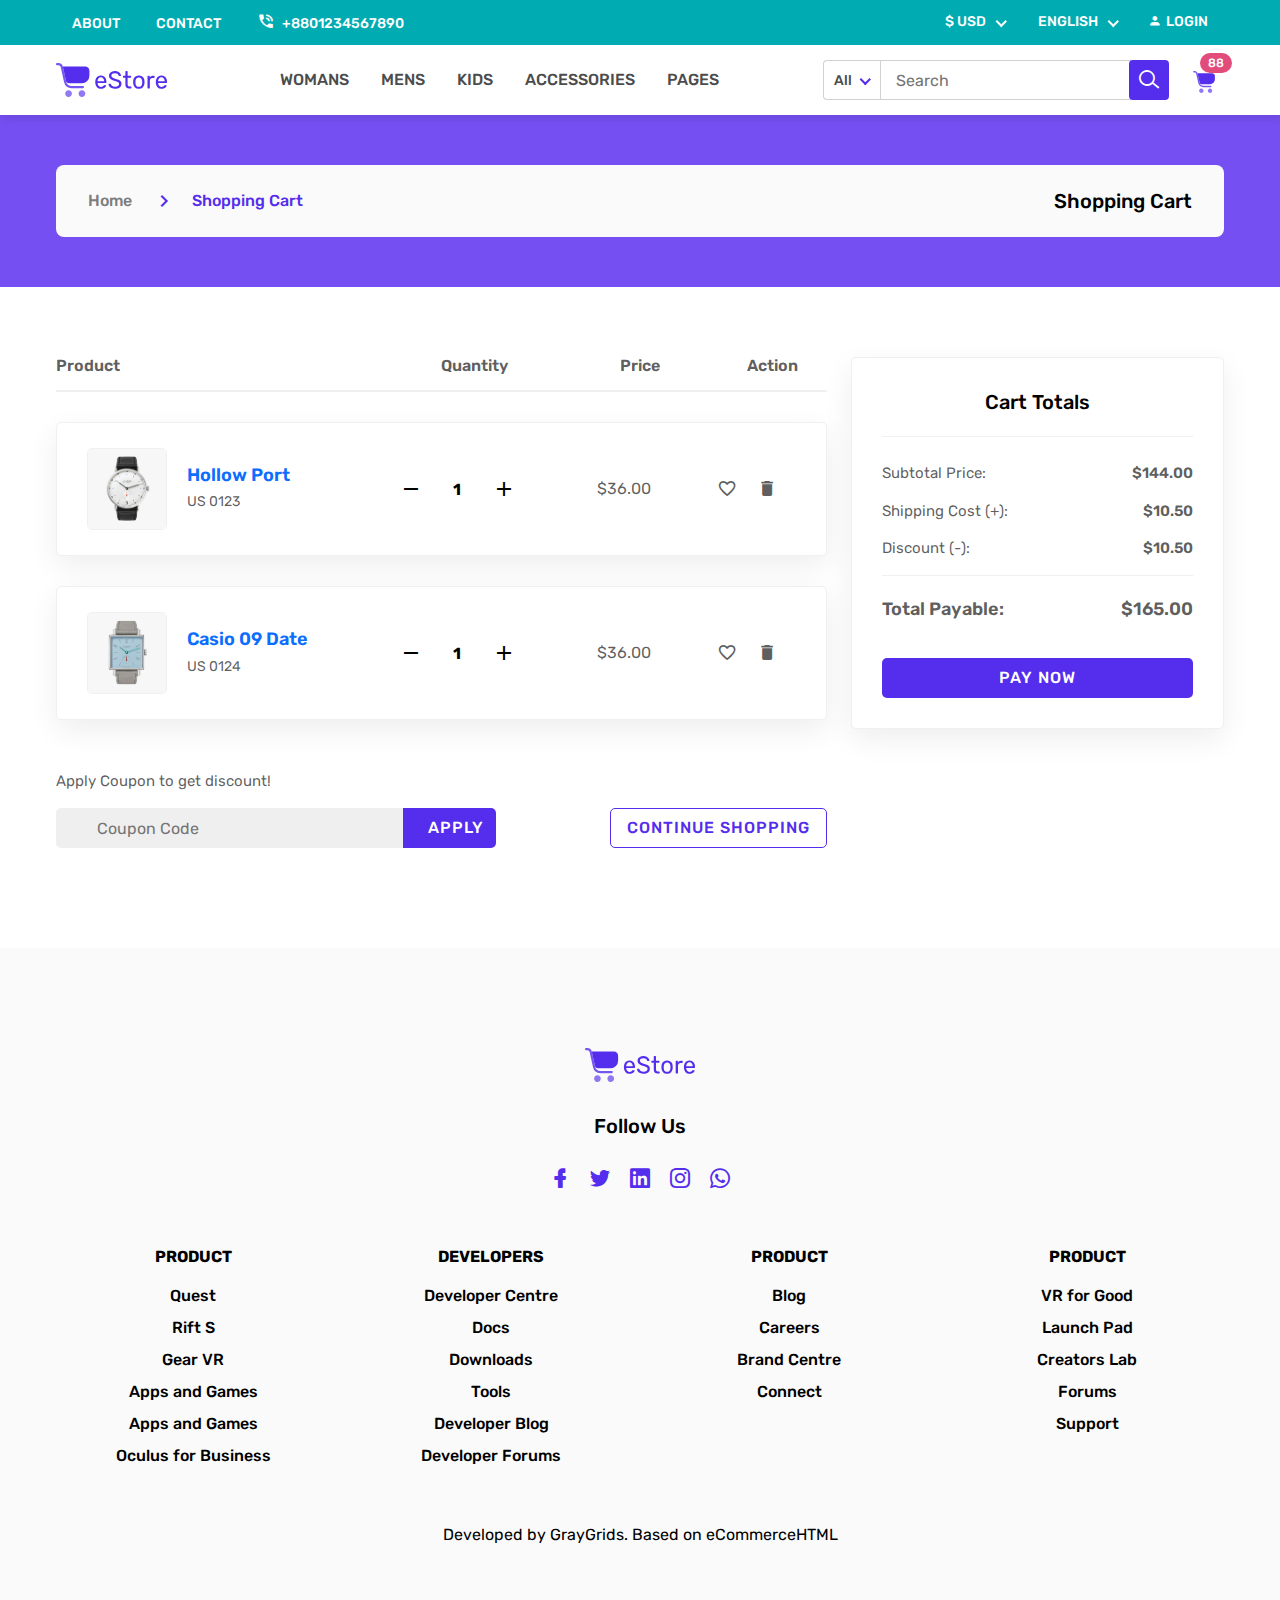
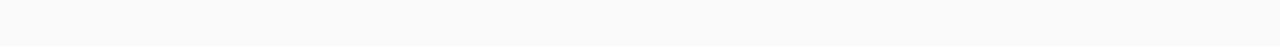
<file: cart-page.html>
<!DOCTYPE html>
<html lang="en">
<head>
    <head>
    <meta charset="utf-8">
    <title>Cart | eStore</title>
    <meta name="description" content="">
    <meta name="viewport" content="width=device-width, initial-scale=1">
    <link rel="shortcut icon" href="assets/images/favicon.png" type="image/png">
    <link rel="stylesheet" href="assets/css/slick.css">
    <link rel="stylesheet" href="assets/css/LineIcons.css">
    <link rel="stylesheet" href="assets/css/materialdesignicons.min.css">
    <link rel="stylesheet" href="assets/css/jquery-ui.min.css">
    <link rel="stylesheet" href="assets/css/nice-select.css">
    <link rel="stylesheet" href="assets/css/bootstrap.min.css">
    <link rel="stylesheet" href="assets/css/default.css">
    <link rel="stylesheet" href="assets/css/style.css">

    <link rel="stylesheet" href="assets/css/cart-page.css">

</head>
</head>
<body>

    <div id="navbar-placeholder"></div>

    <section class="breadcrumbs-wrapper pt-50 pb-50 bg-primary-4">
        <div class="container">
            <div class="row">
                <div class="col-lg-12">
                    <div class="breadcrumbs-style breadcrumbs-style-1 d-md-flex justify-content-between align-items-center">
                        <div class="breadcrumb-left">
                            <ol class="breadcrumb">
                                <li class="breadcrumb-item"><a href="index.html">Home</a></li>
                                <li class="breadcrumb-item active" aria-current="page">Shopping Cart</li>
                            </ol>
                        </div>
                        <div class="breadcrumb-right">
                            <h5 class="heading-5 font-weight-500">Shopping Cart</h5>
                        </div>
                    </div>
                </div>
            </div>
        </div>
    </section>

    <section class="cart-page-wrapper pt-70 pb-100">
        <div class="container">
            <div class="row">
                <div class="col-lg-8">
                    <div class="cart-items-wrapper">
                        <div class="cart-item-header d-none d-md-flex">
                            <div class="row w-100">
                                <div class="col-md-5">
                                    <h6 class="heading-6">Product</h6>
                                </div>
                                <div class="col-md-3">
                                    <h6 class="heading-6 text-center">Quantity</h6>
                                </div>
                                <div class="col-md-2">
                                    <h6 class="heading-6 text-center">Price</h6>
                                </div>
                                <div class="col-md-2">
                                    <h6 class="heading-6 text-center">Action</h6>
                                </div>
                            </div>
                        </div>
                        <div class="single-cart-item">
                            <div class="row align-items-center">
                                <div class="col-md-5">
                                    <div class="product-cart d-flex">
                                        <div class="product-thumb">
                                            <img src="assets/images/product-1/product-1.jpg" alt="Product">
                                        </div>
                                        <div class="product-content media-body">
                                            <h5 class="title">
                                                <a href="product-details-page.html">Hollow Port</a>
                                            </h5>
                                            <p>US 0123</p> </div>
                                    </div>
                                </div>
                                <div class="col-md-3 col-6">
                                    <div class="product-quantity d-inline-flex justify-content-center w-100">
                                        <button type="button" class="sub"><i class="mdi mdi-minus"></i></button>
                                        <input type="text" value="1">
                                        <button type="button" class="add"><i class="mdi mdi-plus"></i></button>
                                    </div>
                                </div>
                                <div class="col-md-2 col-3">
                                    <div class="checkout-price text-center">
                                        <p class="price">$36.00</p>
                                    </div>
                                </div>
                                <div class="col-md-2 col-3">
                                    <div class="cart-action text-center">
                                        <a class="add-wishlist" href="javascript:void(0)"><i class="mdi mdi-heart-outline"></i></a>
                                        <a class="delete" href="javascript:void(0)"><i class="mdi mdi-delete"></i></a>
                                    </div>
                                </div>
                            </div>
                        </div>
                        <div class="single-cart-item">
                            <div class="row align-items-center">
                                <div class="col-md-5">
                                    <div class="product-cart d-flex">
                                        <div class="product-thumb">
                                            <img src="assets/images/product-1/product-3.jpg" alt="Product">
                                        </div>
                                        <div class="product-content media-body">
                                            <h5 class="title">
                                                <a href="product-details-page.html">Casio 09 Date</a>
                                            </h5>
                                            <p>US 0124</p>
                                        </div>
                                    </div>
                                </div>
                                <div class="col-md-3 col-6">
                                    <div class="product-quantity d-inline-flex justify-content-center w-100">
                                        <button type="button" class="sub"><i class="mdi mdi-minus"></i></button>
                                        <input type="text" value="1">
                                        <button type="button" class="add"><i class="mdi mdi-plus"></i></button>
                                    </div>
                                </div>
                                <div class="col-md-2 col-3">
                                    <div class="checkout-price text-center">
                                        <p class="price">$36.00</p>
                                    </div>
                                </div>
                                <div class="col-md-2 col-3">
                                    <div class="cart-action text-center">
                                        <a class="add-wishlist" href="javascript:void(0)"><i class="mdi mdi-heart-outline"></i></a>
                                        <a class="delete" href="javascript:void(0)"><i class="mdi mdi-delete"></i></a>
                                    </div>
                                </div>
                            </div>
                        </div>
                        <div class="row pt-50">
                            <div class="col-md-7">
                                <div class="coupon-form">
                                    <p>Apply Coupon to get discount!</p>
                                    <div class="single-form form-default">
                                        <div class="form-input">
                                            <input type="text" placeholder="Coupon Code">
                                            <button class="main-btn primary-btn">APPLY</button>
                                        </div>
                                    </div>
                                </div>
                            </div>
                            <div class="col-md-5 d-flex justify-content-md-end justify-content-start align-items-end mt-4 mt-md-0">
                                <a href="shop.html" class="main-btn primary-btn-border">CONTINUE SHOPPING</a>
                            </div>
                        </div>
                    </div>
                </div>

                <div class="col-lg-4">
                    <div class="cart-summary-wrapper mt-4 mt-lg-0">
                        <h5 class="heading-5 text-center">Cart Totals</h5>
                        <ul class="cart-summary-list">
                            <li>
                                <span>Subtotal Price:</span>
                                <span>$144.00</span>
                            </li>
                            <li>
                                <span>Shipping Cost (+):</span>
                                <span>$10.50</span>
                            </li>
                            <li>
                                <span>Discount (-):</span>
                                <span>$10.50</span>
                            </li>
                            <li class="total">
                                <span>Total Payable:</span>
                                <span>$165.00</span>
                            </li>
                        </ul>
                        <div class="checkout-btn text-center pt-20">
                            <a href="checkout-page.html" class="main-btn primary-btn">PAY NOW</a>
                        </div>
                    </div>
                </div>
            </div>
        </div>
    </section>

    <div id="footer-placeholder"></div>

    <script src="assets/js/popper.min.js"></script>
    <script src="assets/js/bootstrap.min.js"></script>
    <script src="assets/js/vendor/jquery-3.5.1.min.js"></script>
    <script src="assets/js/vendor/modernizr-3.7.1.min.js"></script>
    <script src="assets/js/slick.min.js"></script>
    <script src="assets/js/jquery-vj-accordion-steps.js"></script>
    <script src="assets/js/jquery-ui.min.js"></script>
    <script src="assets/js/jquery.form-validator.min.js"></script>
    <script src="assets/js/jquery.nice-select.min.js"></script>
    <script src="assets/js/jquery.formatter.min.js"></script>
    <script src="assets/js/count-up.min.js"></script>
    <script src="assets/js/main.js"></script>

    <script>
        document.addEventListener("DOMContentLoaded", function() {
            const navbarPlaceholder = document.getElementById("navbar-placeholder");
            const footerPlaceholder = document.getElementById("footer-placeholder");

            if (navbarPlaceholder) {
                fetch('_navbar.html')
                    .then(response => {
                        if (!response.ok) { throw new Error('Network response was not ok for navbar'); }
                        return response.text();
                    })
                    .then(data => {
                        navbarPlaceholder.innerHTML = data;

                        // 1. إعادة تشغيل تنسيق قوائم الاختيار (Nice Select)
                        if ($.fn.niceSelect) {
                            $(navbarPlaceholder).find('select').niceSelect('destroy');
                            $(navbarPlaceholder).find('select').niceSelect();
                        } else {
                            console.warn('Nice Select plugin not found.');
                        }

                        // 2. إعادة ربط أحداث فتح/غلق قائمة الموبايل
                        const menuOpen = navbarPlaceholder.querySelector('.mobile-menu-open-7');
                        const menuClose = navbarPlaceholder.querySelector('.close-mobile-menu-7');
                        const overlay = document.querySelector('.overlay-7');
                        const sidebar = navbarPlaceholder.querySelector('.navbar-sidebar-7');

                        if (menuOpen && menuClose && overlay && sidebar) {
                             menuOpen.onclick = function(e) {
                                e.preventDefault();
                                sidebar.classList.add('open');
                                overlay.classList.add('open');
                            };
                            menuClose.onclick = function(e) {
                                e.preventDefault();
                                sidebar.classList.remove('open');
                                overlay.classList.remove('open');
                            };
                            overlay.onclick = function(e) { 
                                e.preventDefault();
                                sidebar.classList.remove('open');
                                overlay.classList.remove('open');
                            };
                        }

                        console.log('Navbar loaded and potentially re-initialized.');
                    })
                    .catch(error => console.error('Error loading or initializing navbar:', error));
            }

            if (footerPlaceholder) {
                fetch('_footer.html')
                    .then(response => {
                         if (!response.ok) { throw new Error('Network response was not ok for footer'); }
                        return response.text();
                    })
                    .then(data => {
                        footerPlaceholder.innerHTML = data;
                        console.log('Footer loaded.');
                    })
                    .catch(error => console.error('Error loading footer:', error));
            }
        });
    </script>

</body>
</html>
</file>
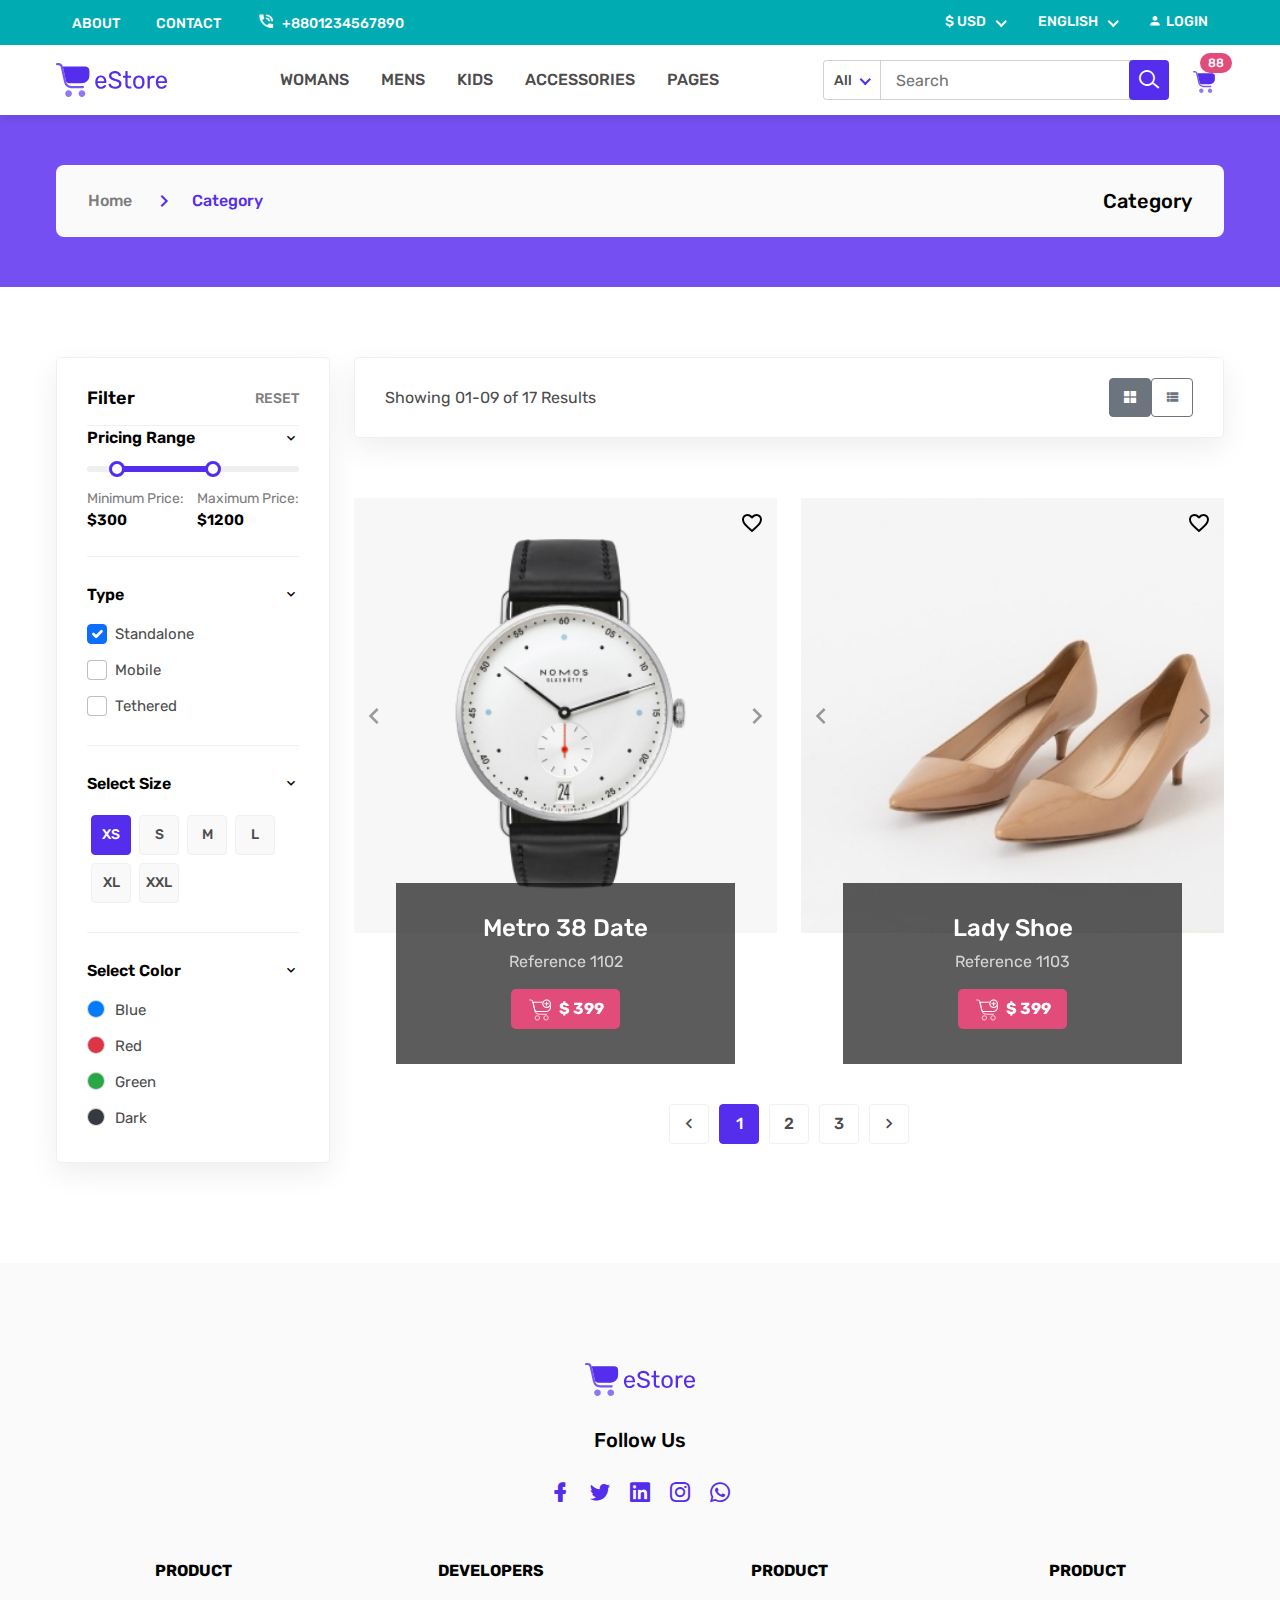
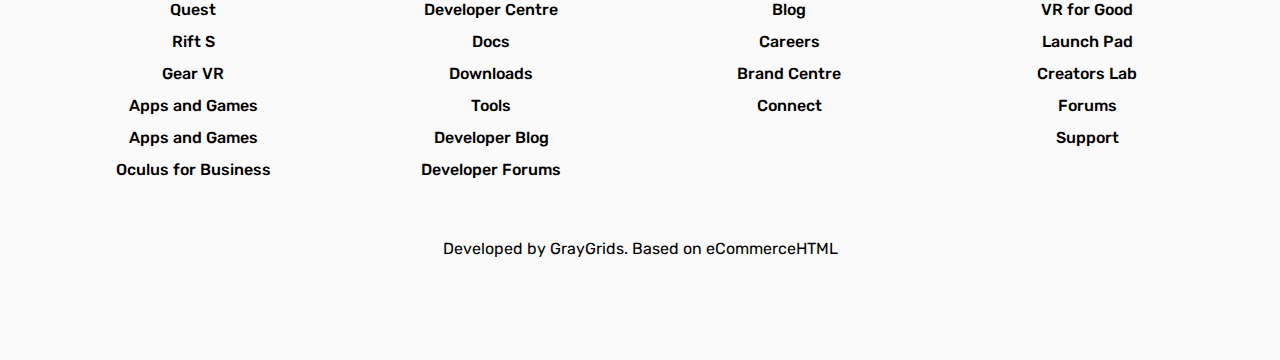
<file: category-page.html>
<!DOCTYPE html>
<html lang="en">
<head>
    <meta charset="utf-8">
    <title>Shop | eStore</title>
    <meta name="description" content="">
    <meta name="viewport" content="width=device-width, initial-scale=1">
    <link rel="shortcut icon" href="assets/images/favicon.png" type="image/png">
    <link rel="stylesheet" href="assets/css/slick.css">
    <link rel="stylesheet" href="assets/css/LineIcons.css">
    <link rel="stylesheet" href="assets/css/materialdesignicons.min.css">
    <link rel="stylesheet" href="assets/css/jquery-ui.min.css">
    <link rel="stylesheet" href="assets/css/nice-select.css">
    <link rel="stylesheet" href="assets/css/bootstrap.min.css">
    <link rel="stylesheet" href="assets/css/default.css">
    <link rel="stylesheet" href="assets/css/style.css">
    <link rel="stylesheet" href="assets/css/category-page.css?v=7"> 
</head>
<body>

    <div class="preloader">
         <div class="loader">
            <div class="ytp-spinner">
                <div class="ytp-spinner-container">
                    <div class="ytp-spinner-rotator">
                        <div class="ytp-spinner-left">
                            <div class="ytp-spinner-circle"></div>
                        </div>
                        <div class="ytp-spinner-right">
                            <div class="ytp-spinner-circle"></div>
                        </div>
                    </div>
                </div>
            </div>
        </div>
    </div>

    <div id="navbar-placeholder"></div>

    <section class="breadcrumbs-wrapper pt-50 pb-50 bg-primary-4">
        <div class="container">
            <div class="row">
                <div class="col-lg-12">
                    <div class="breadcrumbs-style breadcrumbs-style-1 d-md-flex justify-content-between align-items-center">
                        <div class="breadcrumb-left">
                            <ol class="breadcrumb">
                                <li class="breadcrumb-item"><a href="index.html">Home</a></li>
                                <li class="breadcrumb-item active" aria-current="page">Category</li>
                            </ol>
                        </div>
                        <div class="breadcrumb-right">
                            <h5 class="heading-5 font-weight-500">Category</h5>
                        </div>
                    </div>
                </div>
            </div>
        </div>
    </section>

    <section class="category-page-wrapper pt-70 pb-100">
        <div class="container">
            <div class="row">
                
                <div class="col-lg-3">
                    <div class="category-sidebar-wrapper">
                        <div class="filter-widget">
                            <div class="widget-header d-flex justify-content-between align-items-center">
                                <h5 class="title">Filter</h5>
                                <a href="#" class="reset-btn">RESET</a>
                            </div>
                            <div class="widget-header" style="border-top: 1px solid #f0f0f0; margin-top: 15px;">
                                <a class="widget-toggle-btn" data-bs-toggle="collapse" href="#filterPrice" role="button" aria-expanded="true">
                                    Pricing Range <i class="mdi mdi-chevron-down"></i>
                                </a>
                            </div>
                            <div class="collapse show" id="filterPrice">
                                <div class="widget-content">
                                    <div class="price-range-slider">
                                        <div id="slider-range"></div>
                                        <div class="price-inputs d-flex justify-content-between align-items-center mt-3">
                                            <span>Minimum Price:<br><strong id="amount-min">$300</strong></span>
                                            <span>Maximum Price:<br><strong id="amount-max">$1200</strong></span>
                                        </div>
                                    </div>
                                </div>
                            </div>
                        </div>
                        <div class="filter-widget">
                            <div class="widget-header">
                                <a class="widget-toggle-btn" data-bs-toggle="collapse" href="#filterType" role="button" aria-expanded="true">
                                    Type <i class="mdi mdi-chevron-down"></i>
                                </a>
                            </div>
                            <div class="collapse show" id="filterType">
                                <div class="widget-content">
                                    <ul class="filter-checkbox-list">
                                        <li>
                                            <div class="form-check">
                                                <input class="form-check-input" type="checkbox" id="type1" checked>
                                                <label class="form-check-label" for="type1">Standalone</label>
                                            </div>
                                        </li>
                                        <li>
                                            <div class="form-check">
                                                <input class="form-check-input" type="checkbox" id="type2">
                                                <label class="form-check-label" for="type2">Mobile</label>
                                            </div>
                                        </li>
                                        <li>
                                            <div class="form-check">
                                                <input class="form-check-input" type="checkbox" id="type3">
                                                <label class="form-check-label" for="type3">Tethered</label>
                                            </div>
                                        </li>
                                    </ul>
                                </div>
                            </div>
                        </div>
                        <div class="filter-widget">
                            <div class="widget-header">
                                <a class="widget-toggle-btn" data-bs-toggle="collapse" href="#filterSize" role="button" aria-expanded="true">
                                    Select Size <i class="mdi mdi-chevron-down"></i>
                                </a>
                            </div>
                            <div class="collapse show" id="filterSize">
                                <div class="widget-content">
                                    <ul class="filter-size-list">
                                        <li><a href="#" class="active">XS</a></li>
                                        <li><a href="#">S</a></li>
                                        <li><a href="#">M</a></li>
                                        <li><a href="#">L</a></li>
                                        <li><a href="#">XL</a></li>
                                        <li><a href="#">XXL</a></li>
                                    </ul>
                                </div>
                            </div>
                        </div>
                        <div class="filter-widget">
                            <div class="widget-header">
                                <a class="widget-toggle-btn" data-bs-toggle="collapse" href="#filterColor" role="button" aria-expanded="true">
                                    Select Color
                                    <i class="mdi mdi-chevron-down"></i>
                                </a>
                            </div>
                            <div class="collapse show" id="filterColor">
                                <div class="widget-content">
                                    <ul class="filter-color-list">
                                        <li>
                                            <div class="form-check">
                                                <input class="form-check-input color-check" type="checkbox" id="colorBlue" style="background-color: #007bff;">
                                                <label class="form-check-label" for="colorBlue">Blue</label>
                                            </div>
                                        </li>
                                        <li>
                                            <div class="form-check">
                                                <input class="form-check-input color-check" type="checkbox" id="colorRed" style="background-color: #dc3545;">
                                                <label class="form-check-label" for="colorRed">Red</label>
                                            </div>
                                        </li>
                                        <li>
                                            <div class="form-check">
                                                <input class="form-check-input color-check" type="checkbox" id="colorGreen" style="background-color: #28a745;">
                                                <label class="form-check-label" for="colorGreen">Green</label>
                                            </div>
                                        </li>
                                         <li>
                                            <div class="form-check">
                                                <input class="form-check-input color-check" type="checkbox" id="colorDark" style="background-color: #343a40;">
                                                <label class="form-check-label" for="colorDark">Dark</label>
                                            </div>
                                        </li>
                                    </ul>
                                </div>
                            </div>
                        </div>
                    </div>
                </div>
                <div class="col-lg-9">
                    
                    <div class="category-header d-flex justify-content-between align-items-center">
                        <p class="results-text">Showing 01-09 of 17 Results</p>
                        <div class="category-top-right d-flex align-items-center">
                            <button id="grid-view" class="btn btn-outline-secondary active me-2">
                              <i class="mdi mdi-view-grid"></i>
                            </button>
                            <button id="list-view" class="btn btn-outline-secondary">
                              <i class="mdi mdi-view-list"></i>
                            </button>
                        </div>
                    </div>

                    <div class="category-products-wrapper">
                        <div class="row grid-view" id="product-container">
                            
                            <div class="product-item-wrapper col-lg-6 col-md-6"> <div class="product-style-1 mt-30">
                                    <div class="product-image">
                                        <div class="product-active">
                                            <div class="product-item active"><img src="assets/images/product-1/product-1.jpg" alt="product"></div>
                                            <div class="product-item"><img src="assets/images/product-1/product-2.jpg" alt="product"></div>
                                        </div>
                                        <a class="add-wishlist" href="javascript:void(0)"><i class="mdi mdi-heart-outline"></i></a>
                                    </div>
                                    <div class="product-content text-center">
                                        <h4 class="title"><a href="product-details-page.html">Metro 38 Date</a></h4>
                                        <p>Reference 1102</p>
                                        <a href="javascript:void(0)" class="main-btn secondary-1-btn">
                                            <img src="assets/images/icon-svg/cart-7.svg" alt=""> $ 399
                                        </a>
                                    </div>
                                </div>
                            </div>
                            
                            <div class="product-item-wrapper col-lg-6 col-md-6"> <div class="product-style-1 mt-30">
                                    <div class="product-image">
                                        <div class="product-active">
                                            <div class="product-item active"><img src="assets/images/product-1/product-5.jpg" alt="product"></div>
                                            <div class="product-item"><img src="assets/images/product-1/product-6.jpg" alt="product"></div>
                                        </div>
                                        <a class="add-wishlist" href="javascript:void(0)"><i class="mdi mdi-heart-outline"></i></a>
                                    </div>
                                    <div class="product-content text-center">
                                        <h4 class="title"><a href="product-details-page.html">Lady Shoe</a></h4>
                                        <p>Reference 1103</p>
                                        <a href="javascript:void(0)" class="main-btn secondary-1-btn">
                                            <img src="assets/images/icon-svg/cart-7.svg" alt=""> $ 399
                                        </a>
                                    </div>
                                </div>
                            </div>

                            </div>
                    </div>

                    <div class="pagination-wrapper">
                        <ul class="pagination justify-content-center">
                            <li class="page-item"><a class="page-link" href="#"><i class="mdi mdi-chevron-left"></i></a></li>
                            <li class="page-item active"><a class="page-link" href="#">1</a></li>
                            <li class="page-item"><a class="page-link" href="#">2</a></li>
                            <li class="page-item"><a class="page-link" href="#">3</a></li>
                            <li class="page-item"><a class="page-link" href="#"><i class="mdi mdi-chevron-right"></i></a></li>
                        </ul>
                    </div>
                    </div>
            </div>
        </div>
    </section>
    
    <div id="footer-placeholder"></div>

    <script src="assets/js/popper.min.js"></script>
    <script src="assets/js/bootstrap.min.js"></script>
    <script src="assets/js/vendor/jquery-3.5.1.min.js"></script>
    <script src="assets/js/vendor/modernizr-3.7.1.min.js"></script>
    <script src="assets/js/slick.min.js"></script>
    <script src="assets/js/jquery-vj-accordion-steps.js"></script>
    <script src="assets/js/jquery-ui.min.js"></script>
    <script src="assets/js/jquery.form-validator.min.js"></script>
    <script src="assets/js/jquery.nice-select.min.js"></script>
    <script src="assets/js/jquery.formatter.min.js"></script>
    <script src="assets/js/count-up.min.js"></script>
    <script src="assets/js/main.js"></script>


    <script>
        document.addEventListener("DOMContentLoaded", function() {
            
            // --- 1. تشغيل سكريبتات الصفحة (سلايدر السعر) ---
            try {
                if ($.fn.slider) {
                    $( "#slider-range" ).slider({
                        range: true, min: 0, max: 1500, values: [ 300, 1200 ],
                        slide: function( event, ui ) {
                            $( "#amount-min" ).text( "$" + ui.values[ 0 ] );
                            $( "#amount-max" ).text( "$" + ui.values[ 1 ] );
                        }
                    });
                    $( "#amount-min" ).text( "$" + $( "#slider-range" ).slider( "values", 0 ) );
                    $( "#amount-max" ).text( "$" + $( "#slider-range" ).slider( "values", 1 ) );
                } else {
                    console.warn('jQuery UI slider not found.');
                }
            } catch (e) {
                console.error("Error initializing page scripts: ", e);
            }

            // --- 2. تحميل الناف بار ---
            const navbarPlaceholder = document.getElementById("navbar-placeholder");
            if (navbarPlaceholder) {
                fetch('_navbar.html')
                    .then(response => response.text())
                    .then(data => {
                        navbarPlaceholder.innerHTML = data;
                        // ... (كود تشغيل النايس سيلكت والموبايل منيو زي ما هو) ...
                        if ($.fn.niceSelect) { $(navbarPlaceholder).find('select').niceSelect('destroy').niceSelect(); }
                        const menuOpen = navbarPlaceholder.querySelector('.mobile-menu-open-7');
                        const menuClose = navbarPlaceholder.querySelector('.close-mobile-menu-7');
                        const overlay = navbarPlaceholder.querySelector('.overlay-7');
                        const sidebar = navbarPlaceholder.querySelector('.navbar-sidebar-7');
                        if (menuOpen && menuClose && overlay && sidebar) {
                             menuOpen.onclick = function(e) { e.preventDefault(); sidebar.classList.add('open'); overlay.classList.add('open'); };
                             menuClose.onclick = function(e) { e.preventDefault(); sidebar.classList.remove('open'); overlay.classList.remove('open'); };
                             overlay.onclick = function(e) { e.preventDefault(); sidebar.classList.remove('open'); overlay.classList.remove('open'); };
                        }
                    })
                    .catch(error => console.error('Error loading navbar:', error));
            }

            // --- 3. تحميل الفوتر ---
            const footerPlaceholder = document.getElementById("footer-placeholder");
            if (footerPlaceholder) {
                fetch('_footer.html')
                    .then(response => response.text())
                    .then(data => { footerPlaceholder.innerHTML = data; })
                    .catch(error => console.error('Error loading footer:', error));
            }

            // --- 4. ==== التعديل 4: كود الـ Grid/List بتاعك ==== ---
            try {
                const gridBtn = document.getElementById('grid-view');
                const listBtn = document.getElementById('list-view');
                const container = document.getElementById('product-container');
                // لازم نتأكد إننا بنختار المنتجات صح
                const products = document.querySelectorAll('.product-item-wrapper');

                if (gridBtn && listBtn && container && products.length > 0) {
                    
                    gridBtn.addEventListener('click', (e) => {
                        e.preventDefault();
                        gridBtn.classList.add('active');
                        listBtn.classList.remove('active');
                        container.classList.remove('list-view');
                        container.classList.add('grid-view');

                        products.forEach(prod => {
                            prod.classList.remove('col-12');
                            prod.classList.add('col-lg-6', 'col-md-6'); // صورتين في كل صف
                        });
                    });

                    listBtn.addEventListener('click', (e) => {
                        e.preventDefault();
                        listBtn.classList.add('active');
                        gridBtn.classList.remove('active');
                        container.classList.remove('grid-view');
                        container.classList.add('list-view');

                        products.forEach(prod => {
                            prod.classList.remove('col-lg-6', 'col-md-6');
                            prod.classList.add('col-12'); // منتج واحد في كل صف
                        });
                    });
                } else {
                    console.warn('Grid/List buttons or product container not found.');
                }
            } catch (e) {
                console.error("Error setting up Grid/List toggle: ", e);
            }

        }); // End of DOMContentLoaded
    </script>

</body>
</html>
</file>
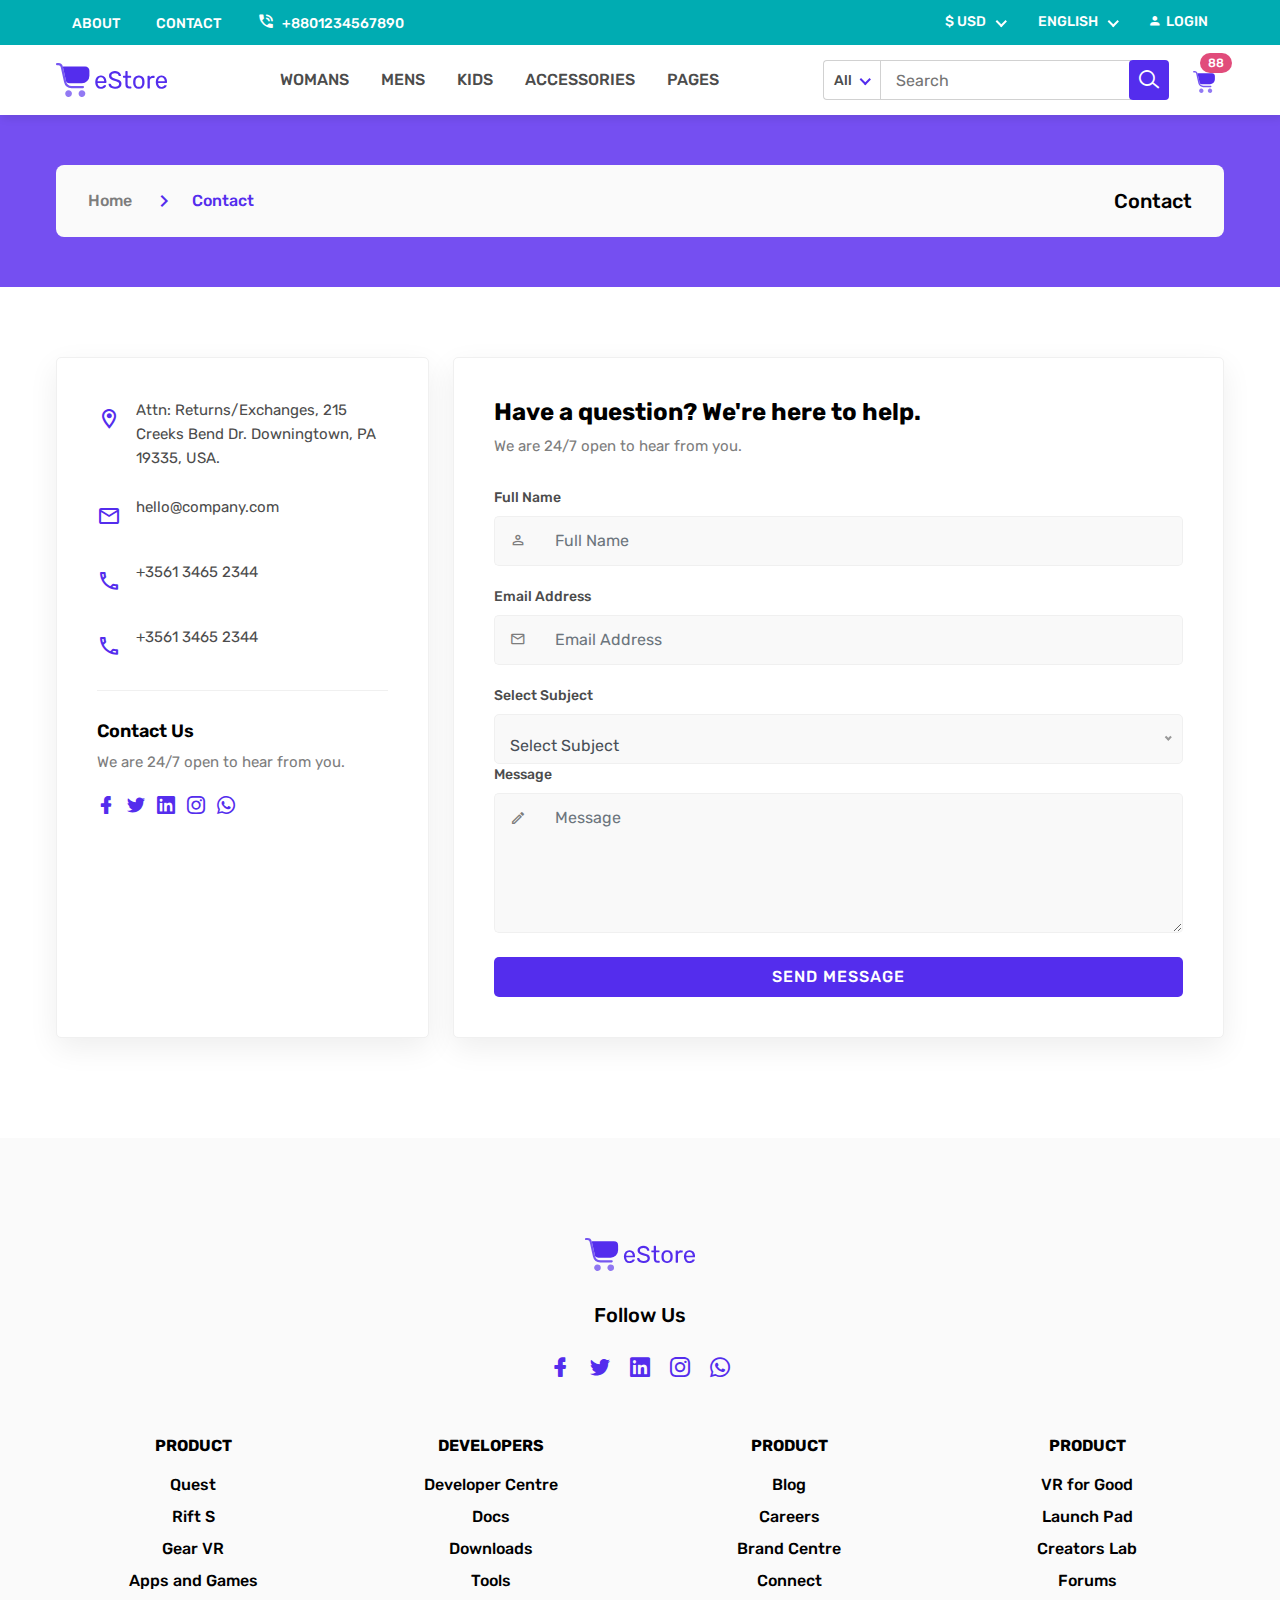
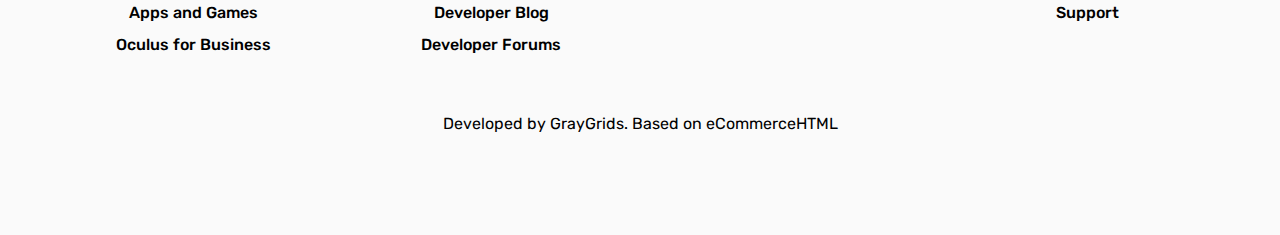
<file: contact-page.html>
<!DOCTYPE html>
<html lang="en">
<head>
    <meta charset="utf-8">
    <title>Contact | eStore</title>
    <meta name="description" content="">
    <meta name="viewport" content="width=device-width, initial-scale=1">
    <link rel="shortcut icon" href="assets/images/favicon.png" type="image/png">
    <link rel="stylesheet" href="assets/css/slick.css">
    <link rel="stylesheet" href="assets/css/LineIcons.css">
    <link rel="stylesheet" href="assets/css/materialdesignicons.min.css">
    <link rel="stylesheet" href="assets/css/jquery-ui.min.css">
    <link rel="stylesheet" href="assets/css/nice-select.css">
    <link rel="stylesheet" href="assets/css/bootstrap.min.css">
    <link rel="stylesheet" href="assets/css/default.css">
    <link rel="stylesheet" href="assets/css/style.css">

    <link rel="stylesheet" href="assets/css/contact-page.css">

</head>
<body>

    <div class="preloader">
        <div class="loader">
            <div class="ytp-spinner">
                <div class="ytp-spinner-container">
                    <div class="ytp-spinner-rotator">
                        <div class="ytp-spinner-left">
                            <div class="ytp-spinner-circle"></div>
                        </div>
                        <div class="ytp-spinner-right">
                            <div class="ytp-spinner-circle"></div>
                        </div>
                    </div>
                </div>
            </div>
        </div>
    </div>

    <div id="navbar-placeholder"></div>

    <section class="breadcrumbs-wrapper pt-50 pb-50 bg-primary-4">
        <div class="container">
            <div class="row">
                <div class="col-lg-12">
                    <div class="breadcrumbs-style breadcrumbs-style-1 d-md-flex justify-content-between align-items-center">
                        <div class="breadcrumb-left">
                            <ol class="breadcrumb">
                                <li class="breadcrumb-item"><a href="index.html">Home</a></li>
                                <li class="breadcrumb-item active" aria-current="page">Contact</li>
                            </ol>
                        </div>
                        <div class="breadcrumb-right">
                            <h5 class="heading-5 font-weight-500">Contact</h5>
                        </div>
                    </div>
                </div>
            </div>
        </div>
    </section>

    <section class="contact-page-wrapper pt-70 pb-100">
        <div class="container">
            <div class="row">
                <div class="col-lg-4">
                    <div class="contact-info-wrapper">
                        <ul class="contact-info-list">
                            <li class="info-item">
                                <i class="mdi mdi-map-marker-outline icon"></i>
                                <span class="text">Attn: Returns/Exchanges, 215 Creeks Bend Dr. Downingtown, PA 19335, USA.</span>
                            </li>
                            <li class="info-item">
                                <i class="mdi mdi-email-outline icon"></i>
                                <span class="text">hello@company.com</span>
                            </li>
                            <li class="info-item">
                                <i class="mdi mdi-phone-outline icon"></i>
                                <span class="text">+3561 3465 2344</span>
                            </li>
                             <li class="info-item">
                                <i class="mdi mdi-phone-outline icon"></i>
                                <span class="text">+3561 3465 2344</span>
                            </li>
                        </ul>

                        <div class="contact-us-block">
                            <h5 class="title">Contact Us</h5>
                            <p class="desc">We are 24/7 open to hear from you.</p>
                            <ul class="social-links">
                                <li><a href="#"><i class="lni lni-facebook-filled"></i></a></li>
                                <li><a href="#"><i class="lni lni-twitter-filled"></i></a></li>
                                <li><a href="#"><i class="lni lni-linkedin-original"></i></a></li>
                                <li><a href="#"><i class="lni lni-instagram-original"></i></a></li>
                                <li><a href="#"><i class="lni lni-whatsapp"></i></a></li>
                            </ul>
                        </div>
                    </div>
                </div>

                <div class="col-lg-8">
                    <div class="contact-form-wrapper mt-4 mt-lg-0">
                        <h4 class="title">Have a question? We're here to help.</h4>
                        <p class="desc">We are 24/7 open to hear from you.</p>

                        <form action="#">
                            <div class="form-group">
                                <label for="contactFullName">Full Name</label>
                                <div class="input-group">
                                    <span class="input-group-text icon"><i class="mdi mdi-account-outline"></i></span>
                                    <input type="text" class="form-control" id="contactFullName" placeholder="Full Name">
                                </div>
                            </div>

                            <div class="form-group">
                                <label for="contactEmail">Email Address</label>
                                <div class="input-group">
                                    <span class="input-group-text icon"><i class="mdi mdi-email-outline"></i></span>
                                    <input type="email" class="form-control" id="contactEmail" placeholder="Email Address">
                                </div>
                            </div>
                            
                            <div class="form-group">
                                <label>Select Subject</label>
                                <select class="form-select">
                                    <option value="" selected>Select Subject</option>
                                    <option value="1">General Inquiry</option>
                                    <option value="2">Order Support</option>
                                    <option value="3">Feedback</option>
                                </select>
                            </div>

                            <div class="form-group">
                                <label for="contactMessage">Message</label>
                                <div class="input-group textarea-group">
                                     <span class="input-group-text icon"><i class="mdi mdi-pencil-outline"></i></span>
                                     <textarea class="form-control" id="contactMessage" placeholder="Message" rows="5"></textarea>
                                </div>
                            </div>

                            <div class="form-submit mt-4">
                                <button type="submit" class="main-btn primary-btn">SEND MESSAGE</button>
                            </div>
                        </form>
                    </div>
                </div>
            </div>
        </div>
    </section>
    <div id="footer-placeholder"></div>

    <script src="assets/js/popper.min.js"></script>
    <script src="assets/js/bootstrap.min.js"></script>
    <script src="assets/js/vendor/jquery-3.5.1.min.js"></script>
    <script src="assets/js/vendor/modernizr-3.7.1.min.js"></script>
    <script src="assets/js/slick.min.js"></script>
    <script src="assets/js/jquery-vj-accordion-steps.js"></script>
    <script src="assets/js/jquery-ui.min.js"></script>
    <script src="assets/js/jquery.form-validator.min.js"></script>
    <script src="assets/js/jquery.nice-select.min.js"></script>
    <script src="assets/js/jquery.formatter.min.js"></script>
    <script src="assets/js/count-up.min.js"></script>
    <script src="assets/js/main.js"></script>

    <script>
        document.addEventListener("DOMContentLoaded", function() {
            
            // --- 1. تشغيل سكريبتات الصفحة (Nice Select) ---
            try {
                if ($.fn.niceSelect) {
                    $('.contact-form-wrapper').find('select').niceSelect();
                } else {
                    console.warn('Nice Select plugin not found for contact form.');
                }
            } catch (e) {
                console.error("Error initializing page scripts: ", e);
            }

            // --- 2. تحميل الناف بار ---
            const navbarPlaceholder = document.getElementById("navbar-placeholder");
            if (navbarPlaceholder) {
                fetch('_navbar.html')
                    .then(response => {
                        if (!response.ok) { throw new Error('Network response was not ok for navbar'); }
                        return response.text();
                    })
                    .then(data => {
                        navbarPlaceholder.innerHTML = data;
                        
                        // a) Nice Select للناف بار
                        if ($.fn.niceSelect) {
                            $(navbarPlaceholder).find('select').niceSelect('destroy').niceSelect();
                        }
                        // b) قائمة الموبايل
                        const menuOpen = navbarPlaceholder.querySelector('.mobile-menu-open-7');
                        const menuClose = navbarPlaceholder.querySelector('.close-mobile-menu-7');
                        const overlay = navbarPlaceholder.querySelector('.overlay-7');
                        const sidebar = navbarPlaceholder.querySelector('.navbar-sidebar-7');
                        if (menuOpen && menuClose && overlay && sidebar) {
                             menuOpen.onclick = function(e) { e.preventDefault(); sidebar.classList.add('open'); overlay.classList.add('open'); };
                             menuClose.onclick = function(e) { e.preventDefault(); sidebar.classList.remove('open'); overlay.classList.remove('open'); };
                             overlay.onclick = function(e) { e.preventDefault(); sidebar.classList.remove('open'); overlay.classList.remove('open'); };
                        }
                        console.log('Navbar loaded and re-initialized.');
                    })
                    .catch(error => console.error('Error loading navbar:', error));
            }

            // --- 3. تحميل الفوتر ---
            const footerPlaceholder = document.getElementById("footer-placeholder");
            if (footerPlaceholder) {
                fetch('_footer.html')
                    .then(response => {
                        if (!response.ok) { throw new Error('Network response was not ok for footer'); }
                        return response.text();
                    })
                    .then(data => { footerPlaceholder.innerHTML = data; })
                    .catch(error => console.error('Error loading footer:', error));
            }
        });
    </script>

</body>
</html>
</file>
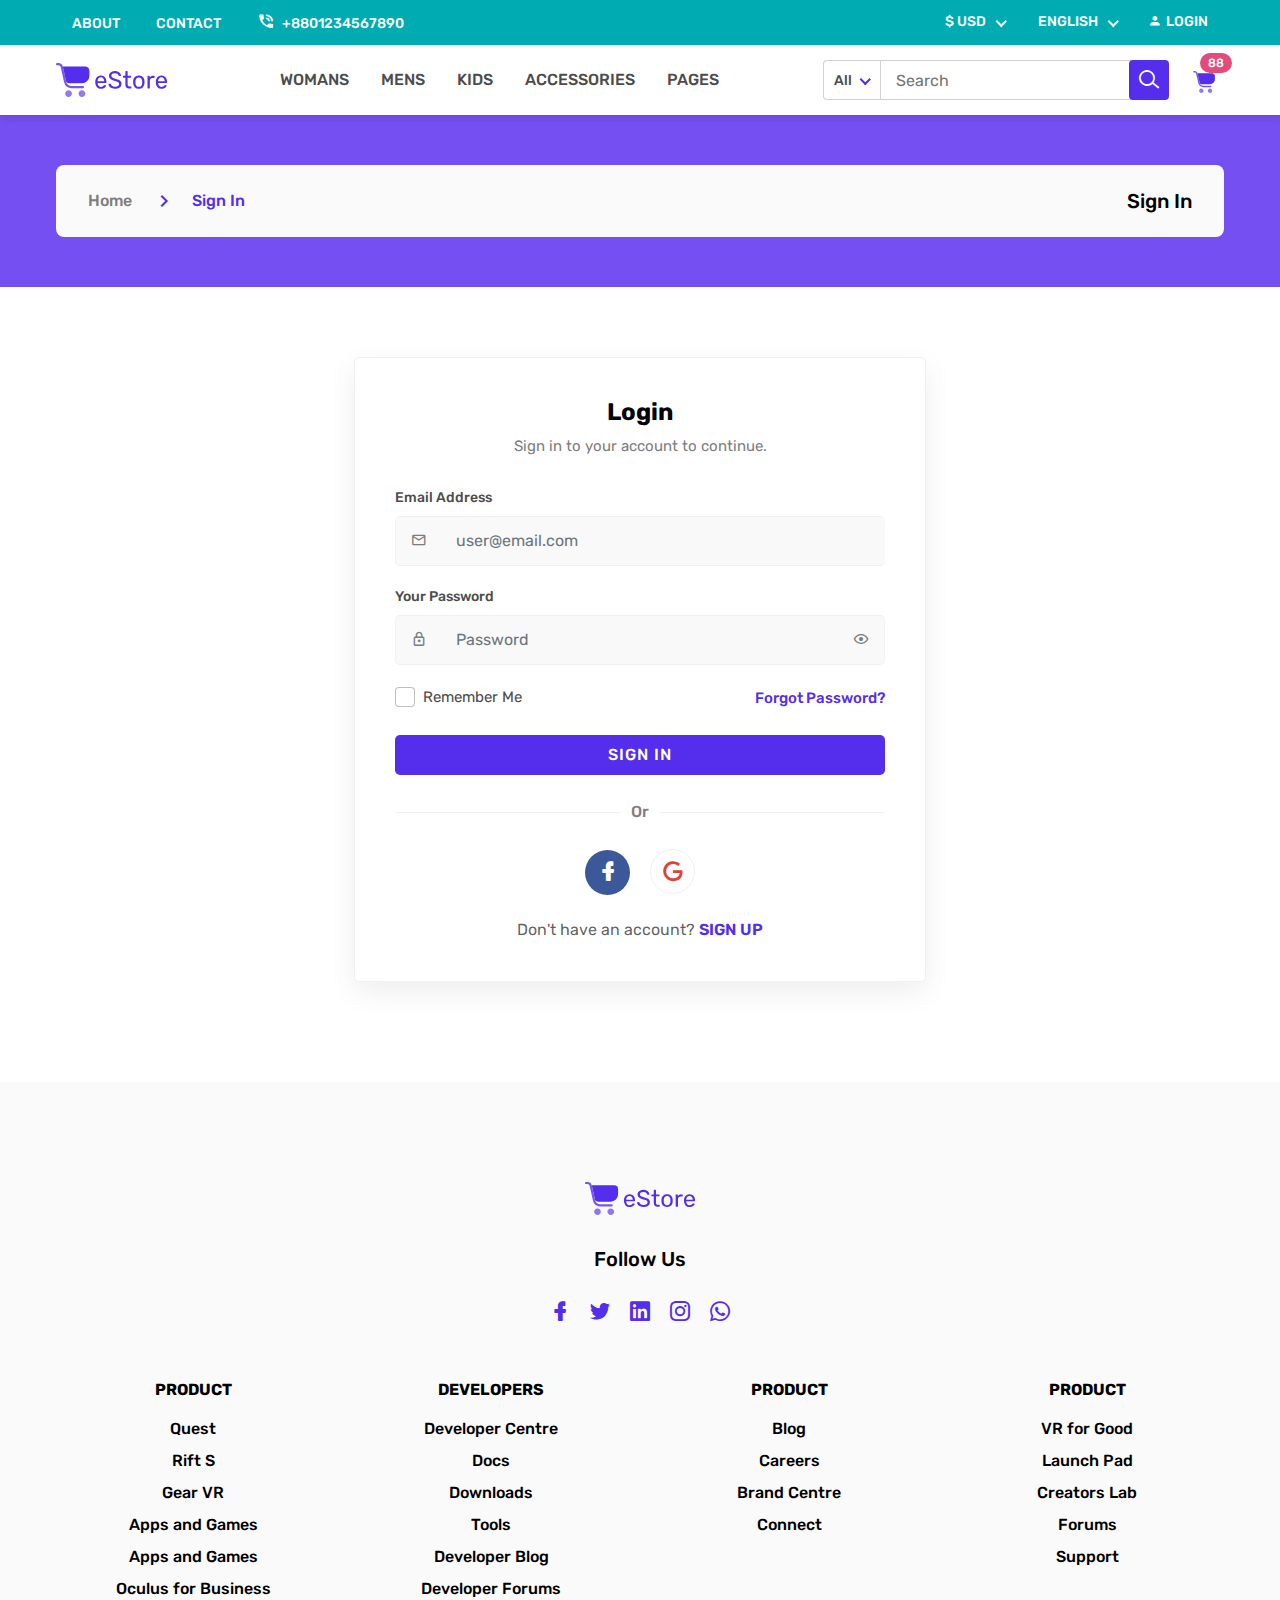
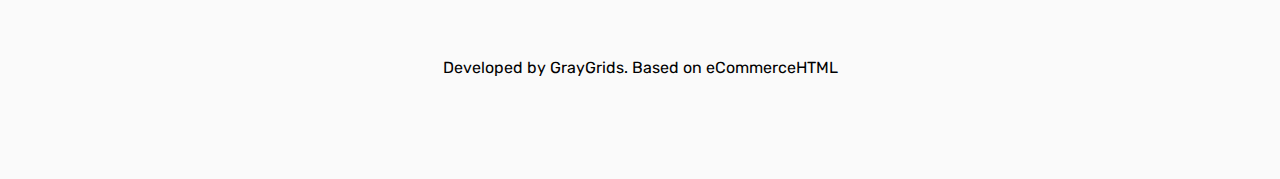
<file: login-page.html>
<!DOCTYPE html>
<html lang="en">
<head>
    <meta charset="utf-8">
    <title>Sign In | eStore</title>
    <meta name="description" content="">
    <meta name="viewport" content="width=device-width, initial-scale=1">
    <link rel="shortcut icon" href="assets/images/favicon.png" type="image/png">
    <link rel="stylesheet" href="assets/css/slick.css">
    <link rel="stylesheet" href="assets/css/LineIcons.css">
    <link rel="stylesheet" href="assets/css/materialdesignicons.min.css">
    <link rel="stylesheet" href="assets/css/jquery-ui.min.css">
    <link rel="stylesheet" href="assets/css/nice-select.css">
    <link rel="stylesheet" href="assets/css/bootstrap.min.css">
    <link rel="stylesheet" href="assets/css/default.css">
    <link rel="stylesheet" href="assets/css/style.css">

    <link rel="stylesheet" href="assets/css/login-page.css">

</head>
<body>

    <div class="preloader">
        <div class="loader">
            <div class="ytp-spinner">
                <div class="ytp-spinner-container">
                    <div class="ytp-spinner-rotator">
                        <div class="ytp-spinner-left">
                            <div class="ytp-spinner-circle"></div>
                        </div>
                        <div class="ytp-spinner-right">
                            <div class="ytp-spinner-circle"></div>
                        </div>
                    </div>
                </div>
            </div>
        </div>
    </div>

    <div id="navbar-placeholder"></div>

    <section class="breadcrumbs-wrapper pt-50 pb-50 bg-primary-4">
        <div class="container">
            <div class="row">
                <div class="col-lg-12">
                    <div class="breadcrumbs-style breadcrumbs-style-1 d-md-flex justify-content-between align-items-center">
                        <div class="breadcrumb-left">
                            <ol class="breadcrumb">
                                <li class="breadcrumb-item"><a href="index.html">Home</a></li>
                                <li class="breadcrumb-item active" aria-current="page">Sign In</li>
                            </ol>
                        </div>
                        <div class="breadcrumb-right">
                            <h5 class="heading-5 font-weight-500">Sign In</h5>
                        </div>
                    </div>
                </div>
            </div>
        </div>
    </section>

    <section class="login-page-wrapper pt-70 pb-100">
        <div class="container">
            <div class="row">
                <div class="col-lg-6 mx-auto">
                    <div class="login-form-wrapper">
                        <h4 class="title">Login</h4>
                        <p class="desc">Sign in to your account to continue.</p>

                        <form action="#">
                            <div class="form-group">
                                <label for="loginEmail">Email Address</label>
                                <div class="input-group">
                                    <span class="input-group-text icon"><i class="mdi mdi-email-outline"></i></span>
                                    <input type="email" class="form-control" id="loginEmail" placeholder="user@email.com">
                                </div>
                            </div>

                            <div class="form-group">
                                <label for="loginPassword">Your Password</label>
                                <div class="input-group">
                                    <span class="input-group-text icon"><i class="mdi mdi-lock-outline"></i></span>
                                    <input type="password" class="form-control" id="loginPassword" placeholder="Password">
                                    <span class="input-group-text icon-right"><i class="mdi mdi-eye-outline"></i></span>
                                </div>
                            </div>

                            <div class="form-options d-flex justify-content-between align-items-center">
                                <div class="form-check">
                                    <input class="form-check-input" type="checkbox" value="" id="rememberMe">
                                    <label class="form-check-label" for="rememberMe">Remember Me</label>
                                </div>
                                <a href="#" class="forgot-link">Forgot Password?</a>
                            </div>

                            <div class="form-submit mt-4">
                                <button type="submit" class="main-btn primary-btn">SIGN IN</button>
                            </div>

                            <div class="form-divider text-center">
                                <span>Or</span>
                            </div>

                            <div class="social-login">
                                <a href="#" class="social-btn facebook"><i class="lni lni-facebook-filled"></i></a>
                                <a href="#" class="social-btn google"><i class="lni lni-google"></i></a>
                            </div>

                            <p class="text-center mt-4">Don't have an account? <a href="register-page.html" class="signup-link">SIGN UP</a></p>
                        </form>
                    </div>
                </div>
            </div>
        </div>
    </section>
    <div id="footer-placeholder"></div>

    <script src="assets/js/popper.min.js"></script>
    <script src="assets/js/bootstrap.min.js"></script>
    <script src="assets/js/vendor/jquery-3.5.1.min.js"></script>
    <script src="assets/js/vendor/modernizr-3.7.1.min.js"></script>
    <script src="assets/js/slick.min.js"></script>
    <script src="assets/js/jquery-vj-accordion-steps.js"></script>
    <script src="assets/js/jquery-ui.min.js"></script>
    <script src="assets/js/jquery.form-validator.min.js"></script>
    <script src="assets/js/jquery.nice-select.min.js"></script>
    <script src="assets/js/jquery.formatter.min.js"></script>
    <script src="assets/js/count-up.min.js"></script>
    <script src="assets/js/main.js"></script>

    <script>
        document.addEventListener("DOMContentLoaded", function() {
            const navbarPlaceholder = document.getElementById("navbar-placeholder");
            const footerPlaceholder = document.getElementById("footer-placeholder");

            if (navbarPlaceholder) {
                fetch('_navbar.html')
                    .then(response => {
                        if (!response.ok) { throw new Error('Network response was not ok for navbar'); }
                        return response.text();
                    })
                    .then(data => {
                        navbarPlaceholder.innerHTML = data;
                        
                        if ($.fn.niceSelect) {
                            $(navbarPlaceholder).find('select').niceSelect('destroy');
                            $(navbarPlaceholder).find('select').niceSelect();
                        } else {
                            console.warn('Nice Select plugin not found.');
                        }

                        const menuOpen = navbarPlaceholder.querySelector('.mobile-menu-open-7');
                        const menuClose = navbarPlaceholder.querySelector('.close-mobile-menu-7');
                        const overlay = navbarPlaceholder.querySelector('.overlay-7');
                        const sidebar = navbarPlaceholder.querySelector('.navbar-sidebar-7');

                        if (menuOpen && menuClose && overlay && sidebar) {
                             menuOpen.onclick = function(e) {
                                e.preventDefault();
                                sidebar.classList.add('open');
                                overlay.classList.add('open');
                            };
                            menuClose.onclick = function(e) {
                                e.preventDefault();
                                sidebar.classList.remove('open');
                                overlay.classList.remove('open');
                            };
                            overlay.onclick = function(e) { 
                                e.preventDefault();
                                sidebar.classList.remove('open');
                                overlay.classList.remove('open');
                            };
                        }
                        console.log('Navbar loaded and re-initialized.');
                    })
                    .catch(error => console.error('Error loading or initializing navbar:', error));
            }

            if (footerPlaceholder) {
                fetch('_footer.html')
                    .then(response => {
                         if (!response.ok) { throw new Error('Network response was not ok for footer'); }
                        return response.text();
                    })
                    .then(data => {
                        footerPlaceholder.innerHTML = data;
                    })
                    .catch(error => console.error('Error loading footer:', error));
            }
        });
    </script>

</body>
</html>
</file>
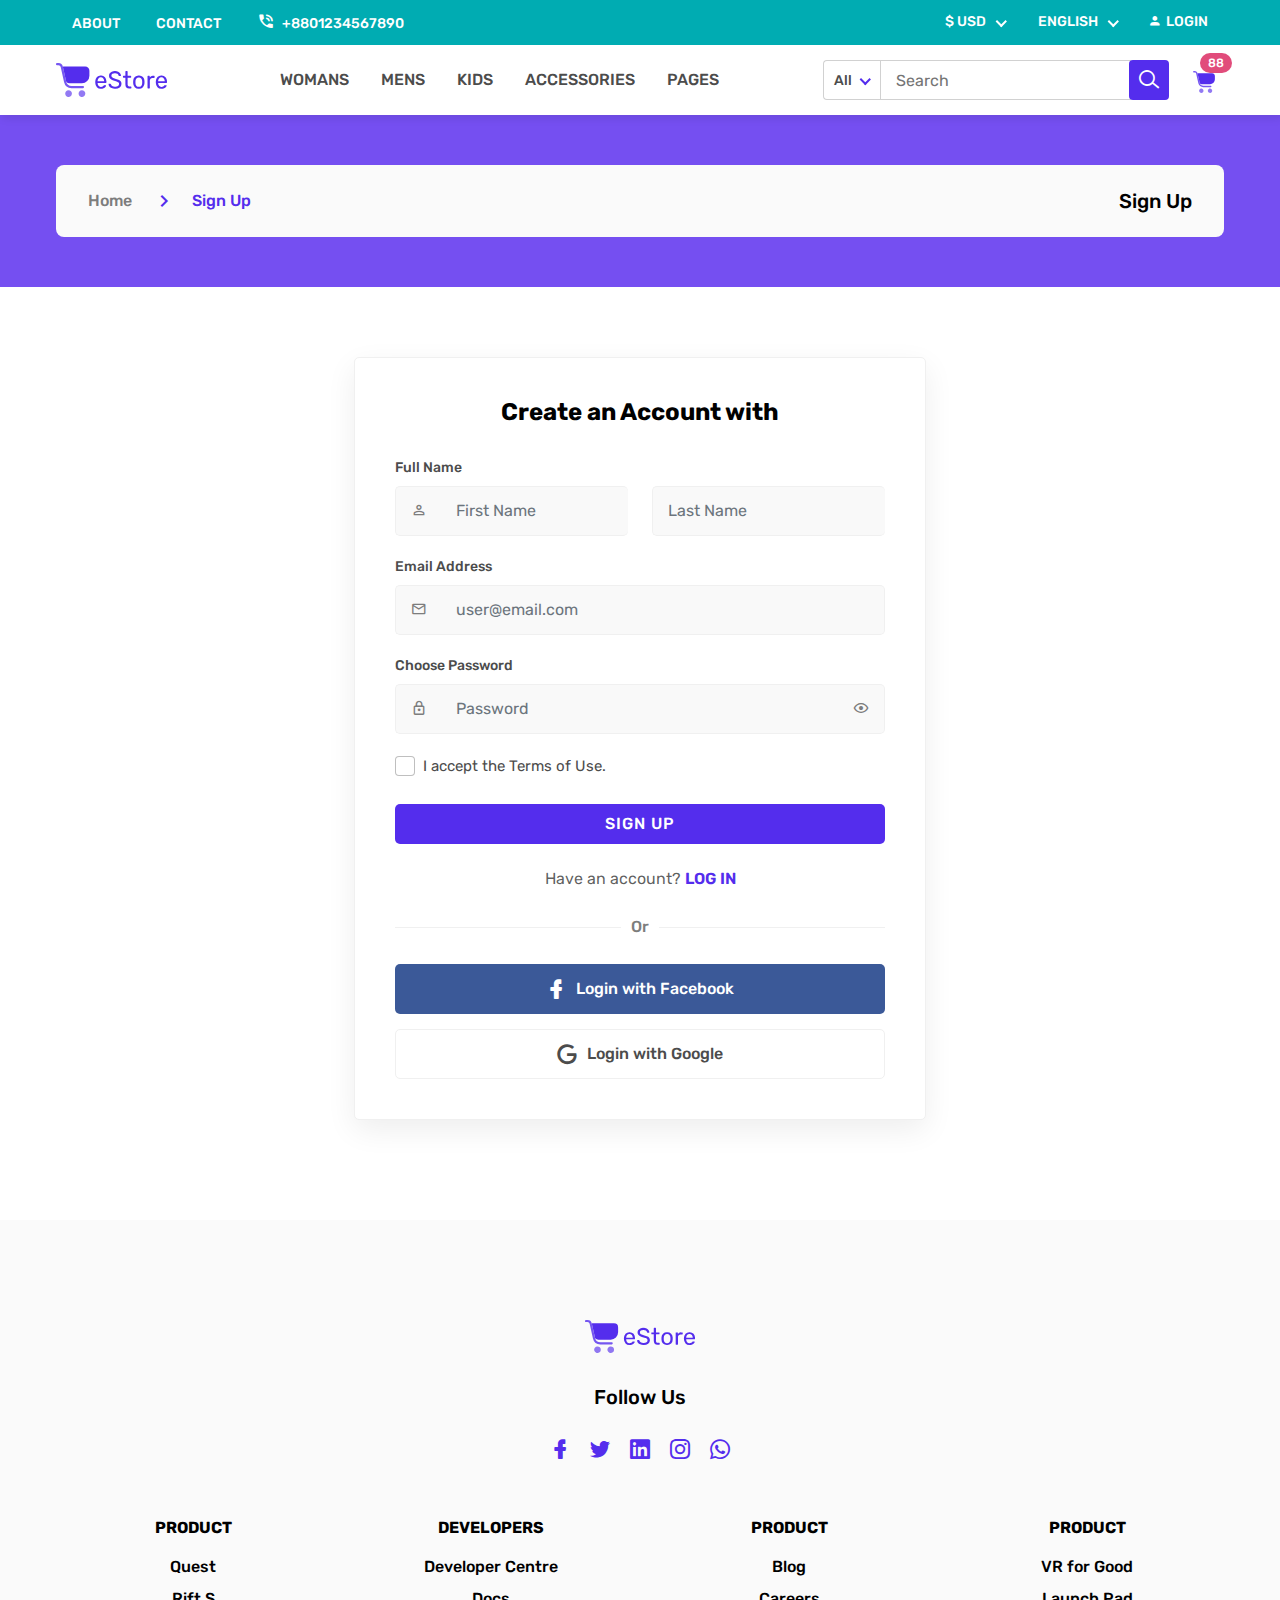
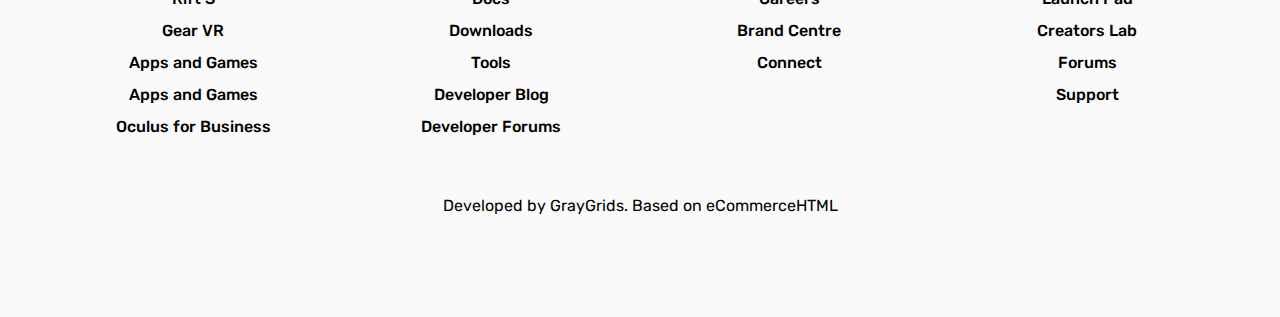
<file: signup-page.html>
<!DOCTYPE html>
<html lang="en">
<head>
    <meta charset="utf-8">
    <title>Sign Up | eStore</title>
    <meta name="description" content="">
    <meta name="viewport" content="width=device-width, initial-scale=1">
    <link rel="shortcut icon" href="assets/images/favicon.png" type="image/png">
    <link rel="stylesheet" href="assets/css/slick.css">
    <link rel="stylesheet" href="assets/css/LineIcons.css">
    <link rel="stylesheet" href="assets/css/materialdesignicons.min.css">
    <link rel="stylesheet" href="assets/css/jquery-ui.min.css">
    <link rel="stylesheet" href="assets/css/nice-select.css">
    <link rel="stylesheet" href="assets/css/bootstrap.min.css">
    <link rel="stylesheet" href="assets/css/default.css">
    <link rel="stylesheet" href="assets/css/style.css">

    <link rel="stylesheet" href="assets/css/signup-page.css">

</head>
<body>

    <div class="preloader">
        <div class="loader">
            <div class="ytp-spinner">
                <div class="ytp-spinner-container">
                    <div class="ytp-spinner-rotator">
                        <div class="ytp-spinner-left">
                            <div class="ytp-spinner-circle"></div>
                        </div>
                        <div class="ytp-spinner-right">
                            <div class="ytp-spinner-circle"></div>
                        </div>
                    </div>
                </div>
            </div>
        </div>
    </div>

    <div id="navbar-placeholder"></div>

    <section class="breadcrumbs-wrapper pt-50 pb-50 bg-primary-4">
        <div class="container">
            <div class="row">
                <div class="col-lg-12">
                    <div class="breadcrumbs-style breadcrumbs-style-1 d-md-flex justify-content-between align-items-center">
                        <div class="breadcrumb-left">
                            <ol class="breadcrumb">
                                <li class="breadcrumb-item"><a href="index.html">Home</a></li>
                                <li class="breadcrumb-item active" aria-current="page">Sign Up</li>
                            </ol>
                        </div>
                        <div class="breadcrumb-right">
                            <h5 class="heading-5 font-weight-500">Sign Up</h5>
                        </div>
                    </div>
                </div>
            </div>
        </div>
    </section>

    <section class="register-page-wrapper pt-70 pb-100">
        <div class="container">
            <div class="row">
                <div class="col-lg-6 mx-auto">
                    <div class="register-form-wrapper">
                        <h4 class="title">Create an Account with</h4>
                        <form action="#">
                            <div class="form-group">
                                <label for="regFullName">Full Name</label>
                                <div class="row">
                                    <div class="col-md-6 mb-3 mb-md-0">
                                        <div class="input-group">
                                            <span class="input-group-text icon"><i class="mdi mdi-account-outline"></i></span>
                                            <input type="text" class="form-control" id="regFirstName" placeholder="First Name">
                                        </div>
                                    </div>
                                    <div class="col-md-6">
                                        <div class="input-group">
                                            <input type="text" class="form-control" id="regLastName" placeholder="Last Name" style="border-left: 1px solid #f0f0f0;">
                                        </div>
                                    </div>
                                </div>
                            </div>

                            <div class="form-group">
                                <label for="regEmail">Email Address</label>
                                <div class="input-group">
                                    <span class="input-group-text icon"><i class="mdi mdi-email-outline"></i></span>
                                    <input type="email" class="form-control" id="regEmail" placeholder="user@email.com">
                                </div>
                            </div>

                            <div class="form-group">
                                <label for="regPassword">Choose Password</label>
                                <div class="input-group">
                                    <span class="input-group-text icon"><i class="mdi mdi-lock-outline"></i></span>
                                    <input type="password" class="form-control" id="regPassword" placeholder="Password">
                                    <span class="input-group-text icon-right"><i class="mdi mdi-eye-outline"></i></span>
                                </div>
                            </div>

                            <div class="form-options d-flex justify-content-between align-items-center">
                                <div class="form-check">
                                    <input class="form-check-input" type="checkbox" value="" id="acceptTerms">
                                    <label class="form-check-label" for="acceptTerms">I accept the Terms of Use.</label>
                                </div>
                            </div>

                            <div class="form-submit mt-4">
                                <button type="submit" class="main-btn primary-btn">SIGN UP</button>
                            </div>

                            <p class="text-center mt-4">Have an account? <a href="login-page.html" class="login-link">LOG IN</a></p>
                            
                            <div class="form-divider text-center">
                                <span>Or</span>
                            </div>

                            <div class="social-login-full">
                                <a href="#" class="social-btn-full facebook">
                                    <i class="lni lni-facebook-filled"></i> Login with Facebook
                                </a>
                                <a href="#" class="social-btn-full google">
                                    <i class="lni lni-google"></i> Login with Google
                                </a>
                            </div>

                        </form>
                    </div>
                </div>
            </div>
        </div>
    </section>
    <div id="footer-placeholder"></div>

    <script src="assets/js/popper.min.js"></script>
    <script src="assets/js/bootstrap.min.js"></script>
    <script src="assets/js/vendor/jquery-3.5.1.min.js"></script>
    <script src="assets/js/vendor/modernizr-3.7.1.min.js"></script>
    <script src="assets/js/slick.min.js"></script>
    <script src="assets/js/jquery-vj-accordion-steps.js"></script>
    <script src="assets/js/jquery-ui.min.js"></script>
    <script src="assets/js/jquery.form-validator.min.js"></script>
    <script src="assets/js/jquery.nice-select.min.js"></script>
    <script src="assets/js/jquery.formatter.min.js"></script>
    <script src="assets/js/count-up.min.js"></script>
    <script src="assets/js/main.js"></script>

    <script>
        document.addEventListener("DOMContentLoaded", function() {
            const navbarPlaceholder = document.getElementById("navbar-placeholder");
            const footerPlaceholder = document.getElementById("footer-placeholder");

            if (navbarPlaceholder) {
                fetch('_navbar.html')
                    .then(response => {
                        if (!response.ok) { throw new Error('Network response was not ok for navbar'); }
                        return response.text();
                    })
                    .then(data => {
                        navbarPlaceholder.innerHTML = data;
                        
                        if ($.fn.niceSelect) {
                            $(navbarPlaceholder).find('select').niceSelect('destroy');
                            $(navbarPlaceholder).find('select').niceSelect();
                        } else {
                            console.warn('Nice Select plugin not found.');
                        }

                        const menuOpen = navbarPlaceholder.querySelector('.mobile-menu-open-7');
                        const menuClose = navbarPlaceholder.querySelector('.close-mobile-menu-7');
                        const overlay = navbarPlaceholder.querySelector('.overlay-7');
                        const sidebar = navbarPlaceholder.querySelector('.navbar-sidebar-7');

                        if (menuOpen && menuClose && overlay && sidebar) {
                             menuOpen.onclick = function(e) {
                                e.preventDefault();
                                sidebar.classList.add('open');
                                overlay.classList.add('open');
                            };
                            menuClose.onclick = function(e) {
                                e.preventDefault();
                                sidebar.classList.remove('open');
                                overlay.classList.remove('open');
                            };
                            overlay.onclick = function(e) { 
                                e.preventDefault();
                                sidebar.classList.remove('open');
                                overlay.classList.remove('open');
                            };
                        }
                        console.log('Navbar loaded and re-initialized.');
                    })
                    .catch(error => console.error('Error loading or initializing navbar:', error));
            }

            if (footerPlaceholder) {
                fetch('_footer.html')
                    .then(response => {
                         if (!response.ok) { throw new Error('Network response was not ok for footer'); }
                        return response.text();
                    })
                    .then(data => {
                        footerPlaceholder.innerHTML = data;
                    })
                    .catch(error => console.error('Error loading footer:', error));
            }
        });
    </script>

</body>
</html>
</file>
<file: assets/css/nice-select.css>
.nice-select {
  -webkit-tap-highlight-color: transparent;
  background-color: #fff;
  border-radius: 5px;
  border: solid 1px #e8e8e8;
  box-sizing: border-box;
  clear: both;
  cursor: pointer;
  display: block;
  float: left;
  font-family: inherit;
  font-size: 14px;
  font-weight: normal;
  height: 42px;
  line-height: 40px;
  outline: none;
  padding-left: 18px;
  padding-right: 30px;
  position: relative;
  text-align: left !important;
  -webkit-transition: all 0.2s ease-in-out;
  transition: all 0.2s ease-in-out;
  -webkit-user-select: none;
     -moz-user-select: none;
      -ms-user-select: none;
          user-select: none;
  white-space: nowrap;
  width: auto; }
  .nice-select:hover {
    border-color: #dbdbdb; }
  .nice-select:active, .nice-select.open, .nice-select:focus {
    border-color: #999; }
  .nice-select:after {
    border-bottom: 2px solid #999;
    border-right: 2px solid #999;
    content: '';
    display: block;
    height: 5px;
    margin-top: -4px;
    pointer-events: none;
    position: absolute;
    right: 12px;
    top: 50%;
    -webkit-transform-origin: 66% 66%;
        -ms-transform-origin: 66% 66%;
            transform-origin: 66% 66%;
    -webkit-transform: rotate(45deg);
        -ms-transform: rotate(45deg);
            transform: rotate(45deg);
    -webkit-transition: all 0.15s ease-in-out;
    transition: all 0.15s ease-in-out;
    width: 5px; }
  .nice-select.open:after {
    -webkit-transform: rotate(-135deg);
        -ms-transform: rotate(-135deg);
            transform: rotate(-135deg); }
  .nice-select.open .list {
    opacity: 1;
    pointer-events: auto;
    -webkit-transform: scale(1) translateY(0);
        -ms-transform: scale(1) translateY(0);
            transform: scale(1) translateY(0); }
  .nice-select.disabled {
    border-color: #ededed;
    color: #999;
    pointer-events: none; }
    .nice-select.disabled:after {
      border-color: #cccccc; }
  .nice-select.wide {
    width: 100%; }
    .nice-select.wide .list {
      left: 0 !important;
      right: 0 !important; }
  .nice-select.right {
    float: right; }
    .nice-select.right .list {
      left: auto;
      right: 0; }
  .nice-select.small {
    font-size: 12px;
    height: 36px;
    line-height: 34px; }
    .nice-select.small:after {
      height: 4px;
      width: 4px; }
    .nice-select.small .option {
      line-height: 34px;
      min-height: 34px; }
  .nice-select .list {
    background-color: #fff;
    border-radius: 5px;
    box-shadow: 0 0 0 1px rgba(68, 68, 68, 0.11);
    box-sizing: border-box;
    margin-top: 4px;
    opacity: 0;
    overflow: hidden;
    padding: 0;
    pointer-events: none;
    position: absolute;
    top: 100%;
    left: 0;
    -webkit-transform-origin: 50% 0;
        -ms-transform-origin: 50% 0;
            transform-origin: 50% 0;
    -webkit-transform: scale(0.75) translateY(-21px);
        -ms-transform: scale(0.75) translateY(-21px);
            transform: scale(0.75) translateY(-21px);
    -webkit-transition: all 0.2s cubic-bezier(0.5, 0, 0, 1.25), opacity 0.15s ease-out;
    transition: all 0.2s cubic-bezier(0.5, 0, 0, 1.25), opacity 0.15s ease-out;
    z-index: 999; }
    .nice-select .list:hover .option:not(:hover) {
      background-color: transparent !important; }
  .nice-select .option {
    cursor: pointer;
    font-weight: 400;
    line-height: 40px;
    list-style: none;
    min-height: 40px;
    outline: none;
    padding-left: 18px;
    padding-right: 29px;
    text-align: left;
    -webkit-transition: all 0.2s;
    transition: all 0.2s; }
    .nice-select .option:hover, .nice-select .option.focus, .nice-select .option.selected.focus {
      background-color: #f6f6f6; }
    .nice-select .option.selected {
      font-weight: bold; }
    .nice-select .option.disabled {
      background-color: transparent;
      color: #999;
      cursor: default; }

.no-csspointerevents .nice-select .list {
  display: none; }

.no-csspointerevents .nice-select.open .list {
  display: block; }
</file>
<file: assets/css/default.css>
/* Deafult Margin & Padding */
/*-- Margin Top --*/
.mt-5 {
	margin-top: 5px;
}
.mt-10 {
	margin-top: 10px;
}
.mt-15 {
	margin-top: 15px;
}
.mt-20 {
	margin-top: 20px;
}
.mt-25 {
	margin-top: 25px;
}
.mt-30 {
	margin-top: 30px;
}
.mt-35 {
	margin-top: 35px;
}
.mt-40 {
	margin-top: 40px;
}
.mt-45 {
	margin-top: 45px;
}
.mt-50 {
	margin-top: 50px;
}
.mt-55 {
	margin-top: 55px;
}
.mt-60 {
	margin-top: 60px;
}
.mt-65 {
	margin-top: 65px;
}
.mt-70 {
	margin-top: 70px;
}
.mt-75 {
	margin-top: 75px;
}
.mt-80 {
	margin-top: 80px;
}
.mt-85 {
	margin-top: 85px;
}
.mt-90 {
	margin-top: 90px;
}
.mt-95 {
	margin-top: 95px;
}
.mt-100 {
	margin-top: 100px;
}
.mt-105 {
	margin-top: 105px;
}
.mt-110 {
	margin-top: 110px;
}
.mt-115 {
	margin-top: 115px;
}
.mt-120 {
	margin-top: 120px;
}
.mt-125 {
	margin-top: 125px;
}
.mt-130 {
	margin-top: 130px;
}
.mt-135 {
	margin-top: 135px;
}
.mt-140 {
	margin-top: 140px;
}
.mt-145 {
	margin-top: 145px;
}
.mt-150 {
	margin-top: 150px;
}
.mt-155 {
	margin-top: 155px;
}
.mt-160 {
	margin-top: 160px;
}
.mt-165 {
	margin-top: 165px;
}
.mt-170 {
	margin-top: 170px;
}
.mt-175 {
	margin-top: 175px;
}
.mt-180 {
	margin-top: 180px;
}
.mt-185 {
	margin-top: 185px;
}
.mt-190 {
	margin-top: 190px;
}
.mt-195 {
	margin-top: 195px;
}
.mt-200 {
	margin-top: 200px;
}
/*-- Margin Bottom --*/

.mb-5 {
	margin-bottom: 5px;
}
.mb-10 {
	margin-bottom: 10px;
}
.mb-15 {
	margin-bottom: 15px;
}
.mb-20 {
	margin-bottom: 20px;
}
.mb-25 {
	margin-bottom: 25px;
}
.mb-30 {
	margin-bottom: 30px;
}
.mb-35 {
	margin-bottom: 35px;
}
.mb-40 {
	margin-bottom: 40px;
}
.mb-45 {
	margin-bottom: 45px;
}
.mb-50 {
	margin-bottom: 50px;
}
.mb-55 {
	margin-bottom: 55px;
}
.mb-60 {
	margin-bottom: 60px;
}
.mb-65 {
	margin-bottom: 65px;
}
.mb-70 {
	margin-bottom: 70px;
}
.mb-75 {
	margin-bottom: 75px;
}
.mb-80 {
	margin-bottom: 80px;
}
.mb-85 {
	margin-bottom: 85px;
}
.mb-90 {
	margin-bottom: 90px;
}
.mb-95 {
	margin-bottom: 95px;
}
.mb-100 {
	margin-bottom: 100px;
}
.mb-105 {
	margin-bottom: 105px;
}
.mb-110 {
	margin-bottom: 110px;
}
.mb-115 {
	margin-bottom: 115px;
}
.mb-120 {
	margin-bottom: 120px;
}
.mb-125 {
	margin-bottom: 125px;
}
.mb-130 {
	margin-bottom: 130px;
}
.mb-135 {
	margin-bottom: 135px;
}
.mb-140 {
	margin-bottom: 140px;
}
.mb-145 {
	margin-bottom: 145px;
}
.mb-150 {
	margin-bottom: 150px;
}
.mb-155 {
	margin-bottom: 155px;
}
.mb-160 {
	margin-bottom: 160px;
}
.mb-165 {
	margin-bottom: 165px;
}
.mb-170 {
	margin-bottom: 170px;
}
.mb-175 {
	margin-bottom: 175px;
}
.mb-180 {
	margin-bottom: 180px;
}
.mb-185 {
	margin-bottom: 185px;
}
.mb-190 {
	margin-bottom: 190px;
}
.mb-195 {
	margin-bottom: 195px;
}
.mb-200 {
	margin-bottom: 200px;
}
/*-- margin left --*/
.ml-5 {
	margin-left: 5px;
}
.ml-10 {
	margin-left: 10px;
}
.ml-15 {
	margin-left: 15px;
}
.ml-20 {
	margin-left: 20px;
}
.ml-25 {
	margin-left: 25px;
}
.ml-30 {
	margin-left: 30px;
}
.ml-35 {
	margin-left: 35px;
}
.ml-40 {
	margin-left: 40px;
}
.ml-45 {
	margin-left: 45px;
}
.ml-50 {
	margin-left: 50px;
}
.ml-55 {
	margin-left: 55px;
}
.ml-60 {
	margin-left: 60px;
}
.ml-65 {
	margin-left: 65px;
}
.ml-70 {
	margin-left: 70px;
}
.ml-75 {
	margin-left: 75px;
}
.ml-80 {
	margin-left: 80px;
}
.ml-85 {
	margin-left: 85px;
}
.ml-90 {
	margin-left: 90px;
}
.ml-95 {
	margin-left: 95px;
}
.ml-100 {
	margin-left: 100px;
}
.ml-105 {
	margin-left: 105px;
}
.ml-110 {
	margin-left: 110px;
}
.ml-115 {
	margin-left: 115px;
}
.ml-120 {
	margin-left: 120px;
}
.ml-125 {
	margin-left: 125px;
}
.ml-130 {
	margin-left: 130px;
}
.ml-135 {
	margin-left: 135px;
}
.ml-140 {
	margin-left: 140px;
}
.ml-145 {
	margin-left: 145px;
}
.ml-150 {
	margin-left: 150px;
}
.ml-155 {
	margin-left: 155px;
}
.ml-160 {
	margin-left: 160px;
}
.ml-165 {
	margin-left: 165px;
}
.ml-170 {
	margin-left: 170px;
}
.ml-175 {
	margin-left: 175px;
}
.ml-180 {
	margin-left: 180px;
}
.ml-185 {
	margin-left: 185px;
}
.ml-190 {
	margin-left: 190px;
}
.ml-195 {
	margin-left: 195px;
}
.ml-200 {
	margin-left: 200px;
}
/*-- margin right --*/
.mr-5 {
	margin-right: 5px;
}
.mr-10 {
	margin-right: 10px;
}
.mr-15 {
	margin-right: 15px;
}
.mr-20 {
	margin-right: 20px;
}
.mr-25 {
	margin-right: 25px;
}
.mr-30 {
	margin-right: 30px;
}
.mr-35 {
	margin-right: 35px;
}
.mr-40 {
	margin-right: 40px;
}
.mr-45 {
	margin-right: 45px;
}
.mr-50 {
	margin-right: 50px;
}
.mr-55 {
	margin-right: 55px;
}
.mr-60 {
	margin-right: 60px;
}
.mr-65 {
	margin-right: 65px;
}
.mr-70 {
	margin-right: 70px;
}
.mr-75 {
	margin-right: 75px;
}
.mr-80 {
	margin-right: 80px;
}
.mr-85 {
	margin-right: 85px;
}
.mr-90 {
	margin-right: 90px;
}
.mr-95 {
	margin-right: 95px;
}
.mr-100 {
	margin-right: 100px;
}
.mr-105 {
	margin-right: 105px;
}
.mr-110 {
	margin-right: 110px;
}
.mr-115 {
	margin-right: 115px;
}
.mr-120 {
	margin-right: 120px;
}
.mr-125 {
	margin-right: 125px;
}
.mr-130 {
	margin-right: 130px;
}
.mr-135 {
	margin-right: 135px;
}
.mr-140 {
	margin-right: 140px;
}
.mr-145 {
	margin-right: 145px;
}
.mr-150 {
	margin-right: 150px;
}
.mr-155 {
	margin-right: 155px;
}
.mr-160 {
	margin-right: 160px;
}
.mr-165 {
	margin-right: 165px;
}
.mr-170 {
	margin-right: 170px;
}
.mr-175 {
	margin-right: 175px;
}
.mr-180 {
	margin-right: 180px;
}
.mr-185 {
	margin-right: 185px;
}
.mr-190 {
	margin-right: 190px;
}
.mr-195 {
	margin-right: 195px;
}
.mr-200 {
	margin-right: 200px;
}


/*-- Padding Top --*/

.pt-5 {
	padding-top: 5px;
}
.pt-10 {
	padding-top: 10px;
}
.pt-15 {
	padding-top: 15px;
}
.pt-20 {
	padding-top: 20px;
}
.pt-25 {
	padding-top: 25px;
}
.pt-30 {
	padding-top: 30px;
}
.pt-35 {
	padding-top: 35px;
}
.pt-40 {
	padding-top: 40px;
}
.pt-45 {
	padding-top: 45px;
}
.pt-50 {
	padding-top: 50px;
}
.pt-55 {
	padding-top: 55px;
}
.pt-60 {
	padding-top: 60px;
}
.pt-65 {
	padding-top: 65px;
}
.pt-70 {
	padding-top: 70px;
}
.pt-75 {
	padding-top: 75px;
}
.pt-80 {
	padding-top: 80px;
}
.pt-85 {
	padding-top: 85px;
}
.pt-90 {
	padding-top: 90px;
}
.pt-95 {
	padding-top: 95px;
}
.pt-100 {
	padding-top: 100px;
}
.pt-105 {
	padding-top: 105px;
}
.pt-110 {
	padding-top: 110px;
}
.pt-115 {
	padding-top: 115px;
}
.pt-120 {
	padding-top: 120px;
}
.pt-125 {
	padding-top: 125px;
}
.pt-130 {
	padding-top: 130px;
}
.pt-135 {
	padding-top: 135px;
}
.pt-140 {
	padding-top: 140px;
}
.pt-145 {
	padding-top: 145px;
}
.pt-150 {
	padding-top: 150px;
}
.pt-155 {
	padding-top: 155px;
}
.pt-160 {
	padding-top: 160px;
}
.pt-165 {
	padding-top: 165px;
}
.pt-170 {
	padding-top: 170px;
}
.pt-175 {
	padding-top: 175px;
}
.pt-180 {
	padding-top: 180px;
}
.pt-185 {
	padding-top: 185px;
}
.pt-190 {
	padding-top: 190px;
}
.pt-195 {
	padding-top: 195px;
}
.pt-200 {
	padding-top: 200px;
}
/*-- Padding Bottom --*/

.pb-5 {
	padding-bottom: 5px;
}
.pb-10 {
	padding-bottom: 10px;
}
.pb-15 {
	padding-bottom: 15px;
}
.pb-20 {
	padding-bottom: 20px;
}
.pb-25 {
	padding-bottom: 25px;
}
.pb-30 {
	padding-bottom: 30px;
}
.pb-35 {
	padding-bottom: 35px;
}
.pb-40 {
	padding-bottom: 40px;
}
.pb-45 {
	padding-bottom: 45px;
}
.pb-50 {
	padding-bottom: 50px;
}
.pb-55 {
	padding-bottom: 55px;
}
.pb-60 {
	padding-bottom: 60px;
}
.pb-65 {
	padding-bottom: 65px;
}
.pb-70 {
	padding-bottom: 70px;
}
.pb-75 {
	padding-bottom: 75px;
}
.pb-80 {
	padding-bottom: 80px;
}
.pb-85 {
	padding-bottom: 85px;
}
.pb-90 {
	padding-bottom: 90px;
}
.pb-95 {
	padding-bottom: 95px;
}
.pb-100 {
	padding-bottom: 100px;
}
.pb-105 {
	padding-bottom: 105px;
}
.pb-110 {
	padding-bottom: 110px;
}
.pb-115 {
	padding-bottom: 115px;
}
.pb-120 {
	padding-bottom: 120px;
}
.pb-125 {
	padding-bottom: 125px;
}
.pb-130 {
	padding-bottom: 130px;
}
.pb-135 {
	padding-bottom: 135px;
}
.pb-140 {
	padding-bottom: 140px;
}
.pb-145 {
	padding-bottom: 145px;
}
.pb-150 {
	padding-bottom: 150px;
}
.pb-155 {
	padding-bottom: 155px;
}
.pb-160 {
	padding-bottom: 160px;
}
.pb-165 {
	padding-bottom: 165px;
}
.pb-170 {
	padding-bottom: 170px;
}
.pb-175 {
	padding-bottom: 175px;
}
.pb-180 {
	padding-bottom: 180px;
}
.pb-185 {
	padding-bottom: 185px;
}
.pb-190 {
	padding-bottom: 190px;
}
.pb-195 {
	padding-bottom: 195px;
}
.pb-200 {
	padding-bottom: 200px;
}

/*-- Padding left --*/

.pl-0 {
	padding-left: 0px;
}
.pl-5 {
	padding-left: 5px;
}
.pl-10 {
	padding-left: 10px;
}
.pl-15 {
	padding-left: 15px;
}
.pl-20 {
	padding-left: 20px;
}
.pl-25 {
	padding-left: 25px;
}
.pl-30 {
	padding-left: 30px;
}
.pl-35 {
	padding-left: 35px;
}
.pl-40 {
	padding-left: 40px;
}
.pl-45 {
	padding-left: 45px;
}
.pl-50 {
	padding-left: 50px;
}
.pl-55 {
	padding-left: 55px;
}
.pl-60 {
	padding-left: 60px;
}
.pl-65 {
	padding-left: 65px;
}
.pl-70 {
	padding-left: 70px;
}
.pl-75 {
	padding-left: 75px;
}
.pl-80 {
	padding-left: 80px;
}
.pl-85 {
	padding-left: 85px;
}
.pl-90 {
	padding-left: 90px;
}
.pl-100 {
	padding-left: 100px;
}
.pl-105 {
	padding-left: 105px;
}
.pl-110 {
	padding-left: 110px;
}
.pl-115 {
	padding-left: 115px;
}
.pl-120 {
	padding-left: 120px;
}
.pl-125 {
	padding-left: 125px;
}
/*-- Padding right --*/

.pr-0 {
	padding-right: 0px;
}
.pr-5 {
	padding-right: 5px;
}
.pr-10 {
	padding-right: 10px;
}
.pr-15 {
	padding-right: 15px;
}
.pr-20 {
	padding-right: 20px;
}
.pr-25 {
	padding-right: 25px;
}
.pr-30 {
	padding-right: 30px;
}
.pr-35 {
	padding-right: 35px;
}
.pr-40 {
	padding-right: 40px;
}
.pr-45 {
	padding-right: 45px;
}
.pr-50 {
	padding-right: 50px;
}
.pr-55 {
	padding-right: 55px;
}
.pr-60 {
	padding-right: 60px;
}
.pr-65 {
	padding-right: 65px;
}
.pr-70 {
	padding-right: 70px;
}
.pr-75 {
	padding-right: 75px;
}
.pr-80 {
	padding-right: 80px;
}
.pr-85 {
	padding-right: 85px;
}
.pr-90 {
	padding-right: 90px;
}
.pr-95 {
	padding-right: 95px;
}
.pr-100 {
	padding-right: 100px;
}
.pr-105 {
	padding-right: 105px;
}
/* Background Color */

.gray-bg {
	background: #f6f6f6;
}
.white-bg {
	background: #fff;
}
.black-bg {
	background: #222;
}
/* Color */

.white {
	color: #fff;
}
.black {
	color: #222;
}

.line-height-0 {
	line-height: 0;
}
/* black overlay */

[data-overlay] {
	position: relative;
}
[data-overlay]::before {
	background: #000 none repeat scroll 0 0;
	content: "";
	height: 100%;
	left: 0;
	position: absolute;
	top: 0;
	width: 100%;
	z-index: 1;
}
[data-overlay="3"]::before {
	opacity: 0.3;
}
[data-overlay="4"]::before {
	opacity: 0.4;
}
[data-overlay="5"]::before {
	opacity: 0.5;
}
[data-overlay="6"]::before {
	opacity: 0.6;
}
[data-overlay="7"]::before {
	opacity: 0.7;
}
[data-overlay="8"]::before {
	opacity: 0.8;
}
[data-overlay="9"]::before {
	opacity: 0.9;
}
</file>
<file: assets/css/style.css>
/*-----------------------------------------------------------------------------------

    Template Name: eStore
    Author URI: graygrids.com
    Author: GrayGrids


-----------------------------------------------------------------------------------

    CSS INDEX
    ===================

    01. Theme default CSS
	02. Header
    03. Hero
	04. Footer

-----------------------------------------------------------------------------------*/
/*==================================================================
                            01.Common css
==================================================================*/
/*=====  Common Style =====*/
@import url("https://fonts.googleapis.com/css?family=Rubik:300,400,500,700,900&display=swap");
body {
  font-family: "Rubik", sans-serif;
  font-weight: normal;
  font-style: normal;
  color: rgba(0, 0, 0, 0.64);
  -webkit-font-smoothing: antialiased;
  -moz-osx-font-smoothing: grayscale;
}

* {
  margin: 0;
  padding: 0;
  -webkit-box-sizing: border-box;
  box-sizing: border-box;
}

img {
  max-width: 100%;
}

a:focus,
button:focus,
input:focus,
textarea:focus {
  text-decoration: none;
  outline: none;
}

a:focus,
a:hover {
  text-decoration: none;
}

a,
i,
span {
  display: inline-block;
  text-decoration: none;
}

audio,
canvas,
iframe,
img,
svg,
video {
  vertical-align: middle;
}

h1,
h2,
h3,
h4,
h5,
h6 {
  font-family: "Rubik", sans-serif;
  color: #000;
  margin: 0;
}

h1 {
  font-size: 48px;
}

h2 {
  font-size: 36px;
}

h3 {
  font-size: 28px;
}

h4 {
  font-size: 22px;
}

h5 {
  font-size: 18px;
}

h6 {
  font-size: 16px;
}

ol,
ul {
  margin: 0;
  padding: 0;
  list-style-type: none;
}

p {
  font-size: 16px;
  line-height: 22px;
  font-weight: 400;
  color: rgba(0, 0, 0, 0.64);
  margin: 0;
}

.bg_cover {
  background-position: center center;
  background-size: cover;
  background-repeat: no-repeat;
  width: 100%;
  height: 100%;
}

.sticky {
  position: fixed;
  top: 0;
  left: 0;
  z-index: 9999;
  background: #fff;
  width: 100%;
  -webkit-transition: all 0.3s linear;
  transition: all 0.3s linear;
}

/*===== All Preloader Style =====*/
.preloader {
  /* Body Overlay */
  position: fixed;
  top: 0;
  left: 0;
  display: table;
  height: 100%;
  width: 100%;
  /* Change Background Color */
  background: #fff;
  z-index: 99999;
}

.preloader .loader {
  display: table-cell;
  vertical-align: middle;
  text-align: center;
}

.preloader .loader .ytp-spinner {
  position: absolute;
  left: 50%;
  top: 50%;
  width: 64px;
  margin-left: -32px;
  z-index: 18;
  pointer-events: none;
}

.preloader .loader .ytp-spinner .ytp-spinner-container {
  pointer-events: none;
  position: absolute;
  width: 100%;
  padding-bottom: 100%;
  top: 50%;
  left: 50%;
  margin-top: -50%;
  margin-left: -50%;
  -webkit-animation: ytp-spinner-linspin 1568.2353ms linear infinite;
  animation: ytp-spinner-linspin 1568.2353ms linear infinite;
}

.preloader .loader .ytp-spinner .ytp-spinner-container .ytp-spinner-rotator {
  position: absolute;
  width: 100%;
  height: 100%;
  -webkit-animation: ytp-spinner-easespin 5332ms cubic-bezier(0.4, 0, 0.2, 1) infinite both;
  animation: ytp-spinner-easespin 5332ms cubic-bezier(0.4, 0, 0.2, 1) infinite both;
}

.preloader .loader .ytp-spinner .ytp-spinner-container .ytp-spinner-rotator .ytp-spinner-left {
  position: absolute;
  top: 0;
  left: 0;
  bottom: 0;
  overflow: hidden;
  right: 50%;
}

.preloader .loader .ytp-spinner .ytp-spinner-container .ytp-spinner-rotator .ytp-spinner-right {
  position: absolute;
  top: 0;
  right: 0;
  bottom: 0;
  overflow: hidden;
  left: 50%;
}

.preloader .loader .ytp-spinner-circle {
  -webkit-box-sizing: border-box;
          box-sizing: border-box;
  position: absolute;
  width: 200%;
  height: 100%;
  border-style: solid;
  /* Spinner Color */
  border-color: #542DED #542DED #D1D1D1;
  border-radius: 50%;
  border-width: 6px;
}

.preloader .loader .ytp-spinner-left .ytp-spinner-circle {
  left: 0;
  right: -100%;
  border-right-color: #D1D1D1;
  -webkit-animation: ytp-spinner-left-spin 1333ms cubic-bezier(0.4, 0, 0.2, 1) infinite both;
  animation: ytp-spinner-left-spin 1333ms cubic-bezier(0.4, 0, 0.2, 1) infinite both;
}

.preloader .loader .ytp-spinner-right .ytp-spinner-circle {
  left: -100%;
  right: 0;
  border-left-color: #D1D1D1;
  -webkit-animation: ytp-right-spin 1333ms cubic-bezier(0.4, 0, 0.2, 1) infinite both;
  animation: ytp-right-spin 1333ms cubic-bezier(0.4, 0, 0.2, 1) infinite both;
}

/* Preloader Animations */
@-webkit-keyframes ytp-spinner-linspin {
  to {
    -webkit-transform: rotate(360deg);
    transform: rotate(360deg);
  }
}

@keyframes ytp-spinner-linspin {
  to {
    -webkit-transform: rotate(360deg);
    transform: rotate(360deg);
  }
}

@-webkit-keyframes ytp-spinner-easespin {
  12.5% {
    -webkit-transform: rotate(135deg);
    transform: rotate(135deg);
  }
  25% {
    -webkit-transform: rotate(270deg);
    transform: rotate(270deg);
  }
  37.5% {
    -webkit-transform: rotate(405deg);
    transform: rotate(405deg);
  }
  50% {
    -webkit-transform: rotate(540deg);
    transform: rotate(540deg);
  }
  62.5% {
    -webkit-transform: rotate(675deg);
    transform: rotate(675deg);
  }
  75% {
    -webkit-transform: rotate(810deg);
    transform: rotate(810deg);
  }
  87.5% {
    -webkit-transform: rotate(945deg);
    transform: rotate(945deg);
  }
  to {
    -webkit-transform: rotate(1080deg);
    transform: rotate(1080deg);
  }
}

@keyframes ytp-spinner-easespin {
  12.5% {
    -webkit-transform: rotate(135deg);
    transform: rotate(135deg);
  }
  25% {
    -webkit-transform: rotate(270deg);
    transform: rotate(270deg);
  }
  37.5% {
    -webkit-transform: rotate(405deg);
    transform: rotate(405deg);
  }
  50% {
    -webkit-transform: rotate(540deg);
    transform: rotate(540deg);
  }
  62.5% {
    -webkit-transform: rotate(675deg);
    transform: rotate(675deg);
  }
  75% {
    -webkit-transform: rotate(810deg);
    transform: rotate(810deg);
  }
  87.5% {
    -webkit-transform: rotate(945deg);
    transform: rotate(945deg);
  }
  to {
    -webkit-transform: rotate(1080deg);
    transform: rotate(1080deg);
  }
}

@-webkit-keyframes ytp-spinner-left-spin {
  0% {
    -webkit-transform: rotate(130deg);
    transform: rotate(130deg);
  }
  50% {
    -webkit-transform: rotate(-5deg);
    transform: rotate(-5deg);
  }
  to {
    -webkit-transform: rotate(130deg);
    transform: rotate(130deg);
  }
}

@keyframes ytp-spinner-left-spin {
  0% {
    -webkit-transform: rotate(130deg);
    transform: rotate(130deg);
  }
  50% {
    -webkit-transform: rotate(-5deg);
    transform: rotate(-5deg);
  }
  to {
    -webkit-transform: rotate(130deg);
    transform: rotate(130deg);
  }
}

@-webkit-keyframes ytp-right-spin {
  0% {
    -webkit-transform: rotate(-130deg);
    transform: rotate(-130deg);
  }
  50% {
    -webkit-transform: rotate(5deg);
    transform: rotate(5deg);
  }
  to {
    -webkit-transform: rotate(-130deg);
    transform: rotate(-130deg);
  }
}

@keyframes ytp-right-spin {
  0% {
    -webkit-transform: rotate(-130deg);
    transform: rotate(-130deg);
  }
  50% {
    -webkit-transform: rotate(5deg);
    transform: rotate(5deg);
  }
  to {
    -webkit-transform: rotate(-130deg);
    transform: rotate(-130deg);
  }
}

/*==================================================================
                          02.Page Banner css
==================================================================*/
/*=====  Page Banner Style =====*/
.page-banner {
  background-color: #542DED;
  padding-top: 40px;
  padding-bottom: 45px;
}

.page-banner-content .sub-title {
  font-weight: 500;
  font-size: 44px;
  line-height: 55px;
  color: #fff;
}

@media (max-width: 767px) {
  .page-banner-content .sub-title {
    font-size: 24px;
    line-height: 28px;
  }
}

.page-banner-content .page-title {
  font-weight: 500;
  font-size: 60px;
  line-height: 60px;
  color: #fff;
  margin-top: 10px;
}

@media (max-width: 767px) {
  .page-banner-content .page-title {
    font-size: 30px;
    line-height: 35px;
  }
}

/*==================================================================
                          03.Colors css
==================================================================*/
/*========== White Color =========*/
.white-color {
  color: #fff;
}

.white-variant {
  color: #FAFAFA;
}

.white-light {
  color: #F2F2F2;
}

.bg-white-color {
  background-color: #fff;
}

.bg-white-variant {
  background-color: #FAFAFA;
}

.bg-white-light {
  background-color: #F2F2F2;
}

/*========== Dark Color =========*/
.dark-color {
  color: #000;
}

.dark-variant {
  color: #4C4C4C;
}

.dark-light {
  color: #7D7D7D;
}

.bg-dark-color {
  background-color: #000;
}

.bg-dark-variant {
  background-color: #4C4C4C;
}

.bg-dark-light {
  background-color: #7D7D7D;
}

/*========== Gray Color =========*/
.gray-1 {
  color: #828282;
}

.gray-2 {
  color: #BDBDBD;
}

.gray-3 {
  color: #D1D1D1;
}

.gray-4 {
  color: #EFEFEF;
}

.bg-gray-1 {
  background-color: #828282;
}

.bg-gray-2 {
  background-color: #BDBDBD;
}

.bg-gray-3 {
  background-color: #D1D1D1;
}

.bg-gray-4 {
  background-color: #EFEFEF;
}

/*========== Primary Shades Color =========*/
.primary-1 {
  color: #0009D1;
}

.primary-2 {
  color: #001AD8;
}

.primary-3 {
  color: #4529E7;
}

.primary-4 {
  color: #754FF1;
}

.primary-5 {
  color: #9270F3;
}

.primary-6 {
  color: #B39BF6;
}

.primary-7 {
  color: #D2C3F9;
}

.bg-primary-1 {
  background-color: #0009D1;
}

.bg-primary-2 {
  background-color: #001AD8;
}

.bg-primary-3 {
  background-color: #4529E7;
}

.bg-primary-4 {
  background-color: #754FF1;
}

.bg-primary-5 {
  background-color: #9270F3;
}

.bg-primary-6 {
  background-color: #B39BF6;
}

.bg-primary-7 {
  background-color: #D2C3F9;
}

/*========== Primary Color =========*/
.primary-color {
  color: #542DED;
}

.primary-variant {
  color: #2A21DE;
}

.primary-light {
  color: #EEE6FD;
}

.bg-primary-color {
  background-color: #542DED;
}

.bg-primary-variant {
  background-color: #2A21DE;
}

.bg-primary-light {
  background-color: #EEE6FD;
}

/*========== Secondary 1 Color =========*/
.secondary-1-color {
  color: #E14C7B;
}

.secondary-1-variant {
  color: #B62F5C;
}

.secondary-1-light {
  color: #FAE5EC;
}

.bg-secondary-1-color {
  background-color: #E14C7B;
}

.bg-secondary-1-variant {
  background-color: #B62F5C;
}

.bg-secondary-1-light {
  background-color: #FAE5EC;
}

/*========== Secondary 2 Color =========*/
.secondary-2-color {
  color: #00D4E0;
}

.secondary-2-variant {
  color: #00ACB2;
}

.secondary-2-light {
  color: #DFFAFA;
}

.bg-secondary-2-color {
  background-color: #00D4E0;
}

.bg-secondary-2-variant {
  background-color: #00ACB2;
}

.bg-secondary-2-light {
  background-color: #DFFAFA;
}

/*========== Secondary 3 Color =========*/
.secondary-3-color {
  color: #393D8E;
}

.secondary-3-variant {
  color: #161359;
}

.secondary-3-light {
  color: #E6E7F1;
}

.bg-secondary-3-color {
  background-color: #393D8E;
}

.bg-secondary-3-variant {
  background-color: #161359;
}

.bg-secondary-3-light {
  background-color: #E6E7F1;
}

/*========== Success Color =========*/
.success-color {
  color: #7CB637;
}

.success-variant {
  color: #548E24;
}

.success-light {
  color: #F1F8E8;
}

.bg-success-color {
  background-color: #7CB637;
}

.bg-success-variant {
  background-color: #548E24;
}

.bg-success-light {
  background-color: #F1F8E8;
}

/*========== Info Color =========*/
.info-color {
  color: #00C2FE;
}

.info-variant {
  color: #0097EF;
}

.info-light {
  color: #D8F5FF;
}

.bg-info-color {
  background-color: #00C2FE;
}

.bg-info-variant {
  background-color: #0097EF;
}

.bg-info-light {
  background-color: #D8F5FF;
}

/*========== Caution Color =========*/
.caution-color {
  color: #FFBE27;
}

.caution-variant {
  color: #F97C14;
}

.caution-light {
  color: #FFFDE6;
}

.bg-caution-color {
  background-color: #FFBE27;
}

.bg-caution-variant {
  background-color: #F97C14;
}

.bg-caution-light {
  background-color: #F1F8E8;
}

/*========== Error Color =========*/
.error-color {
  color: #FF4B22;
}

.error-variant {
  color: #CA2D0E;
}

.error-light {
  color: #FBE8E7;
}

.bg-error-color {
  background-color: #FF4B22;
}

.bg-error-variant {
  background-color: #CA2D0E;
}

.bg-error-light {
  background-color: #FBE8E7;
}

/*========== Primary Gradients Color =========*/
.primary-gradient-1 {
  background: -webkit-gradient(linear, left top, left bottom, from(#542DED), to(#2A21DE));
  background: linear-gradient(#542DED 0%, #2A21DE 100%);
  background: linear-gradient(#542DED 0%, #2A21DE 100%);
}

.primary-gradient-2 {
  background: -webkit-gradient(linear, left top, left bottom, from(#542DED), to(#EEE6FD));
  background: linear-gradient(#542DED 0%, #EEE6FD 100%);
}

.primary-gradient-3 {
  background: -webkit-gradient(linear, left top, left bottom, from(#542DED), to(#E14C7B));
  background: linear-gradient(#542DED 0%, #E14C7B 100%);
}

.primary-gradient-4 {
  background: -webkit-gradient(linear, left top, left bottom, from(#542DED), to(#00D4E0));
  background: linear-gradient(#542DED 0%, #00D4E0 100%);
}

.primary-gradient-5 {
  background: -webkit-gradient(linear, left top, left bottom, from(#542DED), to(#00C2FE));
  background: linear-gradient(#542DED 0%, #00C2FE 100%);
}

.primary-gradient-6 {
  background: -webkit-gradient(linear, left top, left bottom, from(#542DED), to(#9270F3));
  background: linear-gradient(#542DED 0%, #9270F3 100%);
}

.primary-gradient-7 {
  background: -webkit-gradient(linear, left top, left bottom, from(#542DED), to(#4C4C4C));
  background: linear-gradient(#542DED 0%, #4C4C4C 100%);
}

/*========== Secondary Gradients Color =========*/
.secondary-gradient-1 {
  background: -webkit-gradient(linear, left top, left bottom, from(#E14C7B), to(#B62F5C));
  background: linear-gradient(#E14C7B 0%, #B62F5C 100%);
}

.secondary-gradient-2 {
  background: -webkit-gradient(linear, left top, left bottom, from(#E14C7B), to(#FAE5EC));
  background: linear-gradient(#E14C7B 0%, #FAE5EC 100%);
}

.secondary-gradient-3 {
  background: -webkit-gradient(linear, left top, left bottom, from(#E14C7B), to(#00D4E0));
  background: linear-gradient(#E14C7B 0%, #00D4E0 100%);
}

.secondary-gradient-4 {
  background: -webkit-gradient(linear, left top, left bottom, from(#E14C7B), to(#393D8E));
  background: linear-gradient(#E14C7B 0%, #393D8E 100%);
}

.secondary-gradient-5 {
  background: -webkit-gradient(linear, left top, left bottom, from(#E14C7B), to(#00C2FE));
  background: linear-gradient(#E14C7B 0%, #00C2FE 100%);
}

.secondary-gradient-6 {
  background: -webkit-gradient(linear, left top, left bottom, from(#E14C7B), to(#F97C14));
  background: linear-gradient(#E14C7B 0%, #F97C14 100%);
}

.secondary-gradient-7 {
  background: -webkit-gradient(linear, left top, left bottom, from(#E14C7B), to(#4C4C4C));
  background: linear-gradient(#E14C7B 0%, #4C4C4C 100%);
}

/*========== Accent Gradients Color =========*/
.accent-gradient-1 {
  background: -webkit-gradient(linear, left top, left bottom, from(#00D4E0), to(#00ACB2));
  background: linear-gradient(#00D4E0 0%, #00ACB2 100%);
}

.accent-gradient-2 {
  background: -webkit-gradient(linear, left top, left bottom, from(#00D4E0), to(#DFFAFA));
  background: linear-gradient(#00D4E0 0%, #DFFAFA 100%);
}

.accent-gradient-3 {
  background: -webkit-gradient(linear, left top, left bottom, from(#00D4E0), to(#393D8E));
  background: linear-gradient(#00D4E0 0%, #393D8E 100%);
}

.accent-gradient-4 {
  background: -webkit-gradient(linear, left top, left bottom, from(#00D4E0), to(#00C2FE));
  background: linear-gradient(#00D4E0 0%, #00C2FE 100%);
}

.accent-gradient-5 {
  background: -webkit-gradient(linear, left top, left bottom, from(#00D4E0), to(#F97C14));
  background: linear-gradient(#00D4E0 0%, #F97C14 100%);
}

.accent-gradient-6 {
  background: -webkit-gradient(linear, left top, left bottom, from(#00D4E0), to(#FF4B22));
  background: linear-gradient(#00D4E0 0%, #FF4B22 100%);
}

.accent-gradient-7 {
  background: -webkit-gradient(linear, left top, left bottom, from(#00D4E0), to(#4C4C4C));
  background: linear-gradient(#00D4E0 0%, #4C4C4C 100%);
}

/*========== Success Gradients Color =========*/
.success-gradient-1 {
  background: -webkit-gradient(linear, left top, left bottom, from(#7CB637), to(#548E24));
  background: linear-gradient(#7CB637 0%, #548E24 100%);
}

.success-gradient-2 {
  background: -webkit-gradient(linear, left top, left bottom, from(#7CB637), to(#F1F8E8));
  background: linear-gradient(#7CB637 0%, #F1F8E8 100%);
}

.success-gradient-3 {
  background: -webkit-gradient(linear, left top, left bottom, from(#7CB637), to(#000));
  background: linear-gradient(#7CB637 0%, #000 100%);
}

/*========== Info Gradients Color =========*/
.info-gradient-1 {
  background: -webkit-gradient(linear, left top, left bottom, from(#00C2FE), to(#0097EF));
  background: linear-gradient(#00C2FE 0%, #0097EF 100%);
}

.info-gradient-2 {
  background: -webkit-gradient(linear, left top, left bottom, from(#00C2FE), to(#D8F5FF));
  background: linear-gradient(#00C2FE 0%, #D8F5FF 100%);
}

.info-gradient-3 {
  background: -webkit-gradient(linear, left top, left bottom, from(#00C2FE), to(#000));
  background: linear-gradient(#00C2FE 0%, #000 100%);
}

/*========== Caution Gradients Color =========*/
.caution-gradient-1 {
  background: -webkit-gradient(linear, left top, left bottom, from(#FFBE27), to(#F97C14));
  background: linear-gradient(#FFBE27 0%, #F97C14 100%);
}

.caution-gradient-2 {
  background: -webkit-gradient(linear, left top, left bottom, from(#FFBE27), to(#FFFDE6));
  background: linear-gradient(#FFBE27 0%, #FFFDE6 100%);
}

.caution-gradient-3 {
  background: -webkit-gradient(linear, left top, left bottom, from(#FFBE27), to(#000));
  background: linear-gradient(#FFBE27 0%, #000 100%);
}

/*========== Error Gradients Color =========*/
.error-gradient-1 {
  background: -webkit-gradient(linear, left top, left bottom, from(#FF4B22), to(#CA2D0E));
  background: linear-gradient(#FF4B22 0%, #CA2D0E 100%);
}

.error-gradient-2 {
  background: -webkit-gradient(linear, left top, left bottom, from(#FF4B22), to(#FBE8E7));
  background: linear-gradient(#FF4B22 0%, #FBE8E7 100%);
}

.error-gradient-3 {
  background: -webkit-gradient(linear, left top, left bottom, from(#FF4B22), to(#000));
  background: linear-gradient(#FF4B22 0%, #000 100%);
}

/*==================================================================
                           04.Typography css
==================================================================*/
/*========== Heading =========*/
.heading-1 {
  font-size: 44px;
  line-height: 55px;
}

.heading-2 {
  font-size: 36px;
  line-height: 45px;
}

.heading-3 {
  font-size: 28px;
  line-height: 35px;
}

.heading-4 {
  font-size: 24px;
  line-height: 30px;
}

.heading-5 {
  font-size: 20px;
  line-height: 28px;
}

.heading-6 {
  font-size: 14px;
  line-height: 18px;
}

/*========== paragraph =========*/
.paragraph-large {
  font-size: 18px;
  line-height: 26px;
}

.paragraph {
  font-size: 16px;
  line-height: 22px;
}

.paragraph-small {
  font-size: 14px;
  line-height: 20px;
}

.paragraph-xsmall {
  font-size: 12px;
  line-height: 16px;
}

/*========== Font Weight =========*/
.display-1 {
  font-size: 88px;
  line-height: 110px;
}

.display-2 {
  font-size: 76px;
  line-height: 95px;
}

.display-3 {
  font-size: 64px;
  line-height: 80px;
}

.display-4 {
  font-size: 52px;
  line-height: 65px;
}

/*========== Font Weight =========*/
.font-weight-300 {
  font-weight: 300;
}

.font-weight-400 {
  font-weight: 400;
}

.font-weight-500 {
  font-weight: 500;
}

.font-weight-700 {
  font-weight: 700;
}

/*==================================================================
                           05. Buttons css
==================================================================*/
/*===== All Button Common Style =====*/
.main-btn {
  display: inline-block;
  text-align: center;
  white-space: nowrap;
  vertical-align: middle;
  -webkit-user-select: none;
  -moz-user-select: none;
  -ms-user-select: none;
  user-select: none;
  border: 0;
  padding: 0 16px;
  font-size: 16px;
  font-weight: 500;
  height: 40px;
  line-height: 40px;
  cursor: pointer;
  z-index: 5;
  -webkit-transition: all 0.4s linear;
  transition: all 0.4s linear;
  text-transform: uppercase;
  letter-spacing: 1px;
  border-radius: 5px;
  overflow: hidden;
  position: relative;
  background-color: transparent;
}

@media (max-width: 767px) {
  .main-btn {
    padding: 0 14px;
    font-size: 14px;
  }
}

@media only screen and (min-width: 576px) and (max-width: 767px) {
  .main-btn {
    padding: 0 16px;
    font-size: 16px;
  }
}

.main-btn i {
  margin: 0 3px;
  font-size: 22px;
  line-height: 1;
  position: relative;
  top: 2px;
}

.main-btn img {
  margin: 0 5px 0 2px;
  width: 22px;
}

.main-btn::before {
  position: absolute;
  content: '';
  top: 50%;
  left: 50%;
  width: 0;
  height: 0;
  padding: 50%;
  border-radius: 50%;
  background-color: rgba(0, 0, 0, 0.15);
  z-index: -1;
  color: #fff;
  -webkit-transform: translate3d(-50%, -50%, 0) scale(0);
  transform: translate3d(-50%, -50%, 0) scale(0);
  -webkit-transition: all 0.4s linear;
  transition: all 0.4s linear;
}

.icon-btn {
  width: 40px;
  height: 40px;
  line-height: 40px;
  text-align: center;
  border-radius: 50%;
  font-size: 24px;
  white-space: nowrap;
  vertical-align: middle;
  -webkit-user-select: none;
  -moz-user-select: none;
  -ms-user-select: none;
  user-select: none;
  border: 0;
  cursor: pointer;
  z-index: 5;
  -webkit-transition: all 0.4s linear;
  transition: all 0.4s linear;
  position: relative;
  overflow: hidden;
}

.icon-btn img {
  width: 22px;
}

.icon-btn::before {
  position: absolute;
  content: '';
  top: 50%;
  left: 50%;
  width: 0;
  height: 0;
  padding: 50%;
  border-radius: 50%;
  background-color: rgba(0, 0, 0, 0.15);
  z-index: -1;
  color: #fff;
  -webkit-transform: translate3d(-50%, -50%, 0) scale(0);
  transform: translate3d(-50%, -50%, 0) scale(0);
  -webkit-transition: all 0.4s linear;
  transition: all 0.4s linear;
}

.btn-group > .main-btn:not(:last-child):not(.toggle) {
  border-top-right-radius: 0;
  border-bottom-right-radius: 0;
}

.btn-group > .main-btn:not(:first-child) {
  border-top-left-radius: 0;
  border-bottom-left-radius: 0;
  margin-left: -1px;
}

.btn-group.group-2 > .main-btn:not(:last-child) {
  border-top-right-radius: 0;
  border-bottom-right-radius: 0;
  border-top-left-radius: 4px;
  border-bottom-left-radius: 4px;
}

.btn-group.group-2 > .main-btn:not(:first-child):not(.toggle) {
  border-top-right-radius: 4px;
  border-bottom-right-radius: 4px;
  border-top-left-radius: 0;
  border-bottom-left-radius: 0;
}

/*===== Button Shadow Style =====*/
.btn-shadow {
  -webkit-box-shadow: 2px 2px 8px rgba(0, 0, 0, 0.32);
  box-shadow: 2px 2px 8px rgba(0, 0, 0, 0.32);
}

/*===== Primary Button Style =====*/
.primary-icon,
.primary-btn {
  background-color: #542DED;
  color: #fff;
}

.primary-icon:hover,
.primary-btn:hover {
  color: #fff;
}

.primary-icon:hover::before,
.primary-btn:hover::before {
  -webkit-transform: translate3d(-50%, -50%, 0) scale(1.5);
  transform: translate3d(-50%, -50%, 0) scale(1.5);
}

.primary-icon-border,
.primary-btn-border {
  border: 1px solid #542DED;
  color: #542DED;
  line-height: 38px;
}

.primary-icon-border:hover,
.primary-btn-border:hover {
  -webkit-box-shadow: 2px 2px 8px rgba(0, 0, 0, 0.32);
  box-shadow: 2px 2px 8px rgba(0, 0, 0, 0.32);
  color: #542DED;
}

.primary-icon-text,
.primary-btn-text {
  color: #542DED;
}

.primary-icon-text:hover,
.primary-btn-text:hover {
  color: #542DED;
}

/*===== Secondary 1 Button Style =====*/
.secondary-1-icon,
.secondary-1-btn {
  background-color: #E14C7B;
  color: #fff;
}

.secondary-1-icon:hover,
.secondary-1-btn:hover {
  color: #fff;
}

.secondary-1-icon:hover::before,
.secondary-1-btn:hover::before {
  -webkit-transform: translate3d(-50%, -50%, 0) scale(1.5);
  transform: translate3d(-50%, -50%, 0) scale(1.5);
}

.secondary-1-icon-border,
.secondary-1-btn-border {
  border: 1px solid #E14C7B;
  color: #E14C7B;
  line-height: 38px;
}

.secondary-1-icon-border:hover,
.secondary-1-btn-border:hover {
  -webkit-box-shadow: 2px 2px 8px rgba(0, 0, 0, 0.32);
  box-shadow: 2px 2px 8px rgba(0, 0, 0, 0.32);
  color: #E14C7B;
}

.secondary-1-icon-text,
.secondary-1-btn-text {
  color: #E14C7B;
}

.secondary-1-icon-text:hover,
.secondary-1-btn-text:hover {
  color: #E14C7B;
}

/*===== Secondary 2 Button Style =====*/
.secondary-2-icon,
.secondary-2-btn {
  background-color: #00D4E0;
  color: #fff;
}

.secondary-2-icon:hover,
.secondary-2-btn:hover {
  color: #fff;
}

.secondary-2-icon:hover::before,
.secondary-2-btn:hover::before {
  -webkit-transform: translate3d(-50%, -50%, 0) scale(1.5);
  transform: translate3d(-50%, -50%, 0) scale(1.5);
}

.secondary-2-icon-border,
.secondary-2-btn-border {
  border: 1px solid #00D4E0;
  color: #00D4E0;
}

.secondary-2-icon-border:hover,
.secondary-2-btn-border:hover {
  -webkit-box-shadow: 2px 2px 8px rgba(0, 0, 0, 0.32);
  box-shadow: 2px 2px 8px rgba(0, 0, 0, 0.32);
  color: #00D4E0;
}

.secondary-2-icon-text,
.secondary-2-btn-text {
  color: #00D4E0;
}

.secondary-2-icon-text:hover,
.secondary-2-btn-text:hover {
  color: #00D4E0;
}

/*===== Secondary 3 Button Style =====*/
.secondary-3-icon,
.secondary-3-btn {
  background-color: #393D8E;
  color: #fff;
}

.secondary-3-icon:hover,
.secondary-3-btn:hover {
  color: #fff;
}

.secondary-3-icon:hover::before,
.secondary-3-btn:hover::before {
  -webkit-transform: translate3d(-50%, -50%, 0) scale(1.5);
  transform: translate3d(-50%, -50%, 0) scale(1.5);
}

.secondary-3-icon-border,
.secondary-3-btn-border {
  border: 1px solid #393D8E;
  color: #393D8E;
}

.secondary-3-icon-border:hover,
.secondary-3-btn-border:hover {
  -webkit-box-shadow: 2px 2px 8px rgba(0, 0, 0, 0.32);
  box-shadow: 2px 2px 8px rgba(0, 0, 0, 0.32);
  color: #393D8E;
}

.secondary-3-icon-text,
.secondary-3-btn-text {
  color: #393D8E;
}

.secondary-3-icon-text:hover,
.secondary-3-btn-text:hover {
  color: #393D8E;
}

/*===== Success Button Style =====*/
.success-icon,
.success-btn {
  background-color: #7CB637;
  color: #fff;
}

.success-icon:hover,
.success-btn:hover {
  color: #fff;
}

.success-icon:hover::before,
.success-btn:hover::before {
  -webkit-transform: translate3d(-50%, -50%, 0) scale(1.5);
  transform: translate3d(-50%, -50%, 0) scale(1.5);
}

.success-icon-border,
.success-btn-border {
  border: 1px solid #7CB637;
  color: #7CB637;
}

.success-icon-border:hover,
.success-btn-border:hover {
  -webkit-box-shadow: 2px 2px 8px rgba(0, 0, 0, 0.32);
  box-shadow: 2px 2px 8px rgba(0, 0, 0, 0.32);
  color: #7CB637;
}

.success-icon-text,
.success-btn-text {
  color: #7CB637;
}

.success-icon-text:hover,
.success-btn-text:hover {
  color: #7CB637;
}

/*===== Info Button Style =====*/
.info-icon,
.info-btn {
  background-color: #00C2FE;
  color: #fff;
}

.info-icon:hover,
.info-btn:hover {
  color: #fff;
}

.info-icon:hover::before,
.info-btn:hover::before {
  -webkit-transform: translate3d(-50%, -50%, 0) scale(1.5);
  transform: translate3d(-50%, -50%, 0) scale(1.5);
}

.info-icon-border,
.info-btn-border {
  border: 1px solid #00C2FE;
  color: #00C2FE;
}

.info-icon-border:hover,
.info-btn-border:hover {
  -webkit-box-shadow: 2px 2px 8px rgba(0, 0, 0, 0.32);
  box-shadow: 2px 2px 8px rgba(0, 0, 0, 0.32);
  color: #00C2FE;
}

.info-icon-text,
.info-btn-text {
  color: #00C2FE;
}

.info-icon-text:hover,
.info-btn-text:hover {
  color: #00C2FE;
}

/*===== Caution Button Style =====*/
.caution-icon,
.caution-btn {
  background-color: #FFBE27;
  color: #fff;
}

.caution-icon:hover,
.caution-btn:hover {
  color: #fff;
}

.caution-icon:hover::before,
.caution-btn:hover::before {
  -webkit-transform: translate3d(-50%, -50%, 0) scale(1.5);
  transform: translate3d(-50%, -50%, 0) scale(1.5);
}

.caution-icon-border,
.caution-btn-border {
  border: 1px solid #FFBE27;
  color: #FFBE27;
}

.caution-icon-border:hover,
.caution-btn-border:hover {
  -webkit-box-shadow: 2px 2px 8px rgba(0, 0, 0, 0.32);
  box-shadow: 2px 2px 8px rgba(0, 0, 0, 0.32);
  color: #FFBE27;
}

.caution-icon-text,
.caution-btn-text {
  color: #FFBE27;
}

.caution-icon-text:hover,
.caution-btn-text:hover {
  color: #FFBE27;
}

/*===== Error Button Style =====*/
.error-icon,
.error-btn {
  background-color: #FF4B22;
  color: #fff;
}

.error-icon:hover,
.error-btn:hover {
  color: #fff;
}

.error-icon:hover::before,
.error-btn:hover::before {
  -webkit-transform: translate3d(-50%, -50%, 0) scale(1.5);
  transform: translate3d(-50%, -50%, 0) scale(1.5);
}

.error-icon-border,
.error-btn-border {
  border: 1px solid #FF4B22;
  color: #FF4B22;
}

.error-icon-border:hover,
.error-btn-border:hover {
  -webkit-box-shadow: 2px 2px 8px rgba(0, 0, 0, 0.32);
  box-shadow: 2px 2px 8px rgba(0, 0, 0, 0.32);
  color: #FF4B22;
}

.error-icon-text,
.error-btn-text {
  color: #FF4B22;
}

.error-icon-text:hover,
.error-btn-text:hover {
  color: #FF4B22;
}

/*===== Gray Button Style =====*/
.gray-icon,
.gray-btn {
  background-color: #D1D1D1;
  color: #7D7D7D;
}

.gray-icon:hover,
.gray-btn:hover {
  color: #7D7D7D;
}

.gray-icon:hover::before,
.gray-btn:hover::before {
  -webkit-transform: translate3d(-50%, -50%, 0) scale(1.5);
  transform: translate3d(-50%, -50%, 0) scale(1.5);
}

.gray-icon-border,
.gray-btn-border {
  border: 1px solid #7D7D7D;
  color: #7D7D7D;
}

.gray-icon-border:hover,
.gray-btn-border:hover {
  -webkit-box-shadow: 2px 2px 8px rgba(0, 0, 0, 0.32);
  box-shadow: 2px 2px 8px rgba(0, 0, 0, 0.32);
  color: #7D7D7D;
}

.gray-icon-text,
.gray-btn-text {
  color: #7D7D7D;
}

.gray-icon-text:hover,
.gray-btn-text:hover {
  color: #7D7D7D;
}

/*===== White Button Style =====*/
.white-icon,
.white-btn {
  background-color: #fff;
  color: #542DED;
}

.white-icon:hover,
.white-btn:hover {
  color: #fff;
}

.white-icon:hover::before,
.white-btn:hover::before {
  -webkit-transform: translate3d(-50%, -50%, 0) scale(1.5);
  transform: translate3d(-50%, -50%, 0) scale(1.5);
}

.white-icon-border,
.white-btn-border {
  border: 1px solid #fff;
  color: #fff;
}

.white-icon-border:hover,
.white-btn-border:hover {
  -webkit-box-shadow: 2px 2px 8px rgba(0, 0, 0, 0.32);
  box-shadow: 2px 2px 8px rgba(0, 0, 0, 0.32);
  color: #fff;
}

.white-icon-text,
.white-btn-text {
  color: #fff;
}

.white-icon-text:hover,
.white-btn-text:hover {
  color: #fff;
}

/*=====  Icon Text Style =====*/
.icon-text-wrapper .icon-text-list {
  padding-top: 15px;
}

.icon-text-wrapper .icon-text-list li {
  display: inline-block;
}

.icon-text-wrapper .icon-text-list li + li {
  margin-left: 15px;
  margin-top: 15px;
}

.icon-text {
  height: 20px;
  line-height: 20px;
  padding: 0 8px;
  border-radius: 18px;
  font-weight: 500;
  font-size: 12px;
}

.icon-text.text-style-1 {
  background-color: #E14C7B;
  color: #fff;
}

.icon-text.text-style-2 {
  background-color: #B62F5C;
  color: #fff;
  -webkit-box-shadow: 2px 4px 8px rgba(0, 0, 0, 0.25);
  box-shadow: 2px 4px 8px rgba(0, 0, 0, 0.25);
}

.icon-text.text-style-3 {
  color: #E14C7B;
  border: 1px solid #E14C7B;
  line-height: 18px;
}

.icon-text.text-style-4 {
  background-color: #fff;
  color: #E14C7B;
  -webkit-box-shadow: 2px 4px 8px rgba(0, 0, 0, 0.25);
  box-shadow: 2px 4px 8px rgba(0, 0, 0, 0.25);
}

.icon-text.text-style-5 {
  color: #00D4E0;
  border: 1px solid #E14C7B;
  line-height: 18px;
}

.icon-text.text-style-6 {
  background-color: #fff;
  color: #00D4E0;
  -webkit-box-shadow: 2px 4px 8px rgba(0, 0, 0, 0.25);
  box-shadow: 2px 4px 8px rgba(0, 0, 0, 0.25);
}

.icon-text.text-style-7 {
  color: #7CB637;
  border: 1px solid #E14C7B;
  line-height: 18px;
}

.icon-text.text-style-8 {
  background-color: #fff;
  color: #7CB637;
  -webkit-box-shadow: 2px 4px 8px rgba(0, 0, 0, 0.25);
  box-shadow: 2px 4px 8px rgba(0, 0, 0, 0.25);
}

/*=====  Icon Text Button Style =====*/
.icon-text-btn {
  position: relative;
  overflow: visible;
}

.icon-text-btn .main-btn {
  text-transform: capitalize;
}

.icon-text-btn .icon-text {
  position: absolute;
  top: -7px;
  right: -8px;
  z-index: 5;
}

/*=====  Product Quantity Style =====*/
.product-quantity {
  overflow: hidden;
  border-radius: 4px;
}

.product-quantity button {
  width: 40px;
  height: 40px;
  padding: 0;
  font-size: 24px;
  border: 0;
  background-color: transparent;
  -webkit-transition: all 0.4s linear;
  transition: all 0.4s linear;
}

.product-quantity input {
  width: 55px;
  height: 40px;
  border: 0;
  padding: 0 10px;
  text-align: center;
  font-weight: 700;
  background-color: transparent;
}

.product-quantity.quantity-1 {
  background-color: #542DED;
}

.product-quantity.quantity-1 button {
  color: rgba(255, 255, 255, 0.8);
}

.product-quantity.quantity-1 button:hover {
  color: #fff;
}

.product-quantity.quantity-1 input {
  color: #fff;
}

.product-quantity.quantity-2 {
  background-color: #fff;
  border: 1px solid #EFEFEF;
}

.product-quantity.quantity-2 button {
  color: rgba(0, 0, 0, 0.8);
}

.product-quantity.quantity-2 button:hover {
  color: #542DED;
}

.product-quantity.quantity-2 input {
  color: #000;
}

/*==================================================================
                           06.Dropdown css
==================================================================*/
/*=====  All Dropdown  Style =====*/
.dropdown .main-btn {
  text-transform: capitalize;
  text-align: left;
}

.dropdown .main-btn::before {
  display: none;
}

.dropdown .main-btn i {
  float: right;
  line-height: 35px;
  font-size: 24px;
  margin: 0;
}

.dropdown .main-btn.toggle {
  width: 40px;
  padding: 0;
}

.dropdown .main-btn.toggle i {
  float: none;
  left: 7px;
}

.dropdown .main-btn.white-btn:hover {
  color: #542DED;
}

.dropdown .dropdown-menu {
  min-width: inherit;
  width: 256px;
  -webkit-box-shadow: 2px 2px 8px rgba(0, 0, 0, 0.32);
  box-shadow: 2px 2px 8px rgba(0, 0, 0, 0.32);
  border: 0;
  border-radius: 4px;
  padding: 0;
  margin-top: 0;
}

.dropdown .dropdown-menu li {
  position: relative;
}

.dropdown .dropdown-menu li a {
  font-weight: 500;
  font-size: 16px;
  padding: 10px 16px;
  display: block;
  -webkit-transition: all 0.4s linear;
  transition: all 0.4s linear;
}

@media only screen and (min-width: 768px) and (max-width: 991px) {
  .dropdown .dropdown-menu li a {
    font-size: 14px;
  }
}

@media (max-width: 767px) {
  .dropdown .dropdown-menu li a {
    font-size: 14px;
  }
}

.dropdown .dropdown-menu li a i {
  float: right;
  font-size: 24px;
  line-height: 1;
  -webkit-transition: all 0.4s linear;
  transition: all 0.4s linear;
}

@media only screen and (min-width: 768px) and (max-width: 991px) {
  .dropdown .dropdown-menu li a i {
    display: none;
  }
}

@media (max-width: 767px) {
  .dropdown .dropdown-menu li a i {
    display: none;
  }
}

.dropdown .dropdown-menu li a .sub-nav-toggler {
  display: none;
}

@media only screen and (min-width: 768px) and (max-width: 991px) {
  .dropdown .dropdown-menu li a .sub-nav-toggler {
    display: block;
    position: absolute;
    right: 0;
    top: 0;
    background: none;
    font-size: 16px;
    border: 0;
    width: 41px;
    height: 41px;
  }
}

@media (max-width: 767px) {
  .dropdown .dropdown-menu li a .sub-nav-toggler {
    display: block;
    position: absolute;
    right: 0;
    top: 0;
    background: none;
    font-size: 16px;
    border: 0;
    width: 41px;
    height: 41px;
  }
}

.dropdown .dropdown-menu li a .sub-nav-toggler span {
  width: 8px;
  height: 8px;
  border-left: 1px solid;
  border-bottom: 1px solid;
  -webkit-transform: rotate(-45deg);
  transform: rotate(-45deg);
  position: relative;
  top: -5px;
}

.dropdown .dropdown-menu li:first-child a {
  border-top-left-radius: 4px;
  border-top-right-radius: 4px;
}

.dropdown .dropdown-menu li:last-child a {
  border-bottom-left-radius: 4px;
  border-bottom-right-radius: 4px;
}

.dropdown .dropdown-menu li .sub-menu {
  position: absolute;
  top: 0;
  left: 100%;
  width: 256px;
  -webkit-box-shadow: 2px 2px 8px rgba(0, 0, 0, 0.32);
  box-shadow: 2px 2px 8px rgba(0, 0, 0, 0.32);
  border: 0;
  border-radius: 4px;
  opacity: 0;
  visibility: hidden;
  -webkit-transition: all 0.4s linear;
  transition: all 0.4s linear;
}

@media only screen and (min-width: 768px) and (max-width: 991px) {
  .dropdown .dropdown-menu li .sub-menu {
    position: relative;
    width: 100%;
    top: 0;
    left: 0;
    display: none;
    opacity: 1;
    visibility: visible;
    -webkit-box-shadow: none;
    box-shadow: none;
    -webkit-transition: all 0s linear;
    transition: all 0s linear;
    padding-left: 15px;
  }
}

@media (max-width: 767px) {
  .dropdown .dropdown-menu li .sub-menu {
    position: relative;
    width: 100%;
    top: 0;
    left: 0;
    display: none;
    opacity: 1;
    visibility: visible;
    -webkit-box-shadow: none;
    box-shadow: none;
    -webkit-transition: all 0s linear;
    transition: all 0s linear;
    padding-left: 15px;
  }
}

.dropdown .dropdown-menu li:hover > .sub-menu {
  opacity: 1;
  visibility: visible;
}

.dropdown.dropdown-white .dropdown-menu {
  background-color: #fff;
}

.dropdown.dropdown-white .dropdown-menu li {
  position: relative;
}

.dropdown.dropdown-white .dropdown-menu li a {
  color: #000;
}

.dropdown.dropdown-white .dropdown-menu li a i {
  color: #542DED;
}

@media only screen and (min-width: 768px) and (max-width: 991px) {
  .dropdown.dropdown-white .dropdown-menu li a .sub-nav-toggler {
    color: #000;
  }
}

@media (max-width: 767px) {
  .dropdown.dropdown-white .dropdown-menu li a .sub-nav-toggler {
    color: #000;
  }
}

.dropdown.dropdown-white .dropdown-menu li a .sub-nav-toggler span {
  border-color: #000;
}

.dropdown.dropdown-white .dropdown-menu li:hover > a {
  background-color: #542DED;
  color: #fff;
}

.dropdown.dropdown-white .dropdown-menu li:hover > a i {
  color: #fff;
}

@media only screen and (min-width: 768px) and (max-width: 991px) {
  .dropdown.dropdown-white .dropdown-menu li:hover > a .sub-nav-toggler {
    color: #fff;
  }
}

@media (max-width: 767px) {
  .dropdown.dropdown-white .dropdown-menu li:hover > a .sub-nav-toggler {
    color: #fff;
  }
}

.dropdown.dropdown-white .dropdown-menu li:hover > a .sub-nav-toggler span {
  border-color: #fff;
}

.dropdown.dropdown-white .dropdown-menu li .sub-menu {
  background-color: #fff;
}

@media only screen and (min-width: 768px) and (max-width: 991px) {
  .dropdown.dropdown-white .dropdown-menu li .sub-menu {
    background-color: #FAFAFA;
  }
}

@media (max-width: 767px) {
  .dropdown.dropdown-white .dropdown-menu li .sub-menu {
    background-color: #FAFAFA;
  }
}

.dropdown.dropdown-primary .dropdown-menu {
  background-color: #542DED;
}

.dropdown.dropdown-primary .dropdown-menu li {
  position: relative;
}

.dropdown.dropdown-primary .dropdown-menu li a {
  color: #fff;
}

.dropdown.dropdown-primary .dropdown-menu li a i {
  color: #fff;
}

@media only screen and (min-width: 768px) and (max-width: 991px) {
  .dropdown.dropdown-primary .dropdown-menu li a .sub-nav-toggler {
    color: #fff;
  }
}

@media (max-width: 767px) {
  .dropdown.dropdown-primary .dropdown-menu li a .sub-nav-toggler {
    color: #fff;
  }
}

.dropdown.dropdown-primary .dropdown-menu li a .sub-nav-toggler span {
  border-color: #fff;
}

.dropdown.dropdown-primary .dropdown-menu li:hover > a {
  background-color: #2A21DE;
  color: #fff;
}

.dropdown.dropdown-primary .dropdown-menu li:hover > a i {
  color: #fff;
}

.dropdown.dropdown-primary .dropdown-menu li .sub-menu {
  background-color: #542DED;
}

/*==================================================================
                         07.Alert & Message css
==================================================================*/
/*===== All Alert Style =====*/
.alert {
  padding: 14px 16px;
  padding-right: 40px;
  margin-bottom: 0;
  font-size: 16px;
}

@media (max-width: 767px) {
  .alert {
    font-size: 14px;
    padding: 10px 12px;
    padding-right: 40px;
  }
}

@media only screen and (min-width: 576px) and (max-width: 767px) {
  .alert {
    font-size: 16px;
    padding: 14px 16px;
    padding-right: 40px;
  }
}

.alert.alert-dismissible .close {
  padding: 9px 14px;
  font-size: 24px;
}

@media (max-width: 767px) {
  .alert.alert-dismissible .close {
    font-size: 20px;
    padding: 6px 12px;
  }
}

@media only screen and (min-width: 576px) and (max-width: 767px) {
  .alert.alert-dismissible .close {
    font-size: 24px;
    padding: 9px 14px;
  }
}

.alert figure {
  margin-bottom: 0;
}

.alert figure i {
  font-size: 24px;
  line-height: 24px;
}

@media (max-width: 767px) {
  .alert figure i {
    font-size: 20px;
    line-height: 20px;
  }
}

@media only screen and (min-width: 576px) and (max-width: 767px) {
  .alert figure i {
    font-size: 24px;
    line-height: 24px;
  }
}

.alert figure figcaption {
  padding-left: 10px;
}

.alert figure figcaption p {
  margin-top: 8px;
}

@media (max-width: 767px) {
  .alert figure figcaption p {
    font-size: 14px;
  }
}

@media only screen and (min-width: 576px) and (max-width: 767px) {
  .alert figure figcaption p {
    font-size: 16px;
  }
}

/*=====  Alert Primary Style =====*/
.alert-primary-light {
  background-color: #EEE6FD;
  color: #542DED;
}

.alert-primary-light.alert-dismissible .close {
  color: rgba(0, 0, 0, 0.8);
}

.alert-primary-light.alert-dismissible .close:hover {
  color: rgba(0, 0, 0, 0.8);
}

.alert-primary-light figure figcaption p {
  color: #000;
}

.alert-primary-variant {
  background-color: #EEE6FD;
  color: #2A21DE;
  font-weight: 500;
}

.alert-primary-variant.alert-dismissible .close {
  color: rgba(0, 0, 0, 0.8);
}

.alert-primary-variant.alert-dismissible .close:hover {
  color: rgba(0, 0, 0, 0.8);
}

.alert-primary-variant figure figcaption p {
  color: #000;
}

.alert-primary-bg {
  background-color: #542DED;
  color: #fff;
}

.alert-primary-bg.alert-dismissible .close {
  color: rgba(255, 255, 255, 0.8);
}

.alert-primary-bg.alert-dismissible .close:hover {
  color: rgba(255, 255, 255, 0.8);
}

.alert-primary-bg figure figcaption p {
  color: #fff;
}

.alert-primary-variant-bg {
  background-color: #2A21DE;
  color: #fff;
  font-weight: 500;
}

.alert-primary-variant-bg.alert-dismissible .close {
  color: rgba(255, 255, 255, 0.8);
}

.alert-primary-variant-bg.alert-dismissible .close:hover {
  color: rgba(255, 255, 255, 0.8);
}

.alert-primary-variant-bg figure figcaption p {
  color: #fff;
}

/*=====  Alert Secondary 1 Style =====*/
.alert-secondary-1-light {
  background-color: #FAE5EC;
  color: #E14C7B;
}

.alert-secondary-1-light.alert-dismissible .close {
  color: rgba(0, 0, 0, 0.8);
}

.alert-secondary-1-light.alert-dismissible .close:hover {
  color: rgba(0, 0, 0, 0.8);
}

.alert-secondary-1-light figure figcaption p {
  color: #000;
}

.alert-secondary-1-variant {
  background-color: #FAE5EC;
  color: #B62F5C;
  font-weight: 500;
}

.alert-secondary-1-variant.alert-dismissible .close {
  color: rgba(0, 0, 0, 0.8);
}

.alert-secondary-1-variant.alert-dismissible .close:hover {
  color: rgba(0, 0, 0, 0.8);
}

.alert-secondary-1-variant figure figcaption p {
  color: #000;
}

.alert-secondary-1-bg {
  background-color: #E14C7B;
  color: #fff;
}

.alert-secondary-1-bg.alert-dismissible .close {
  color: rgba(255, 255, 255, 0.8);
}

.alert-secondary-1-bg.alert-dismissible .close:hover {
  color: rgba(255, 255, 255, 0.8);
}

.alert-secondary-1-bg figure figcaption p {
  color: #fff;
}

.alert-secondary-1-variant-bg {
  background-color: #B62F5C;
  color: #fff;
  font-weight: 500;
}

.alert-secondary-1-variant-bg.alert-dismissible .close {
  color: rgba(255, 255, 255, 0.8);
}

.alert-secondary-1-variant-bg.alert-dismissible .close:hover {
  color: rgba(255, 255, 255, 0.8);
}

.alert-secondary-1-variant-bg figure figcaption p {
  color: #fff;
}

/*=====  Alert Success Style =====*/
.alert-success-light {
  background-color: #F1F8E8;
  color: #7CB637;
}

.alert-success-light.alert-dismissible .close {
  color: rgba(0, 0, 0, 0.8);
}

.alert-success-light.alert-dismissible .close:hover {
  color: rgba(0, 0, 0, 0.8);
}

.alert-success-light figure figcaption p {
  color: #000;
}

.alert-success-variant {
  background-color: #F1F8E8;
  color: #548E24;
  font-weight: 500;
}

.alert-success-variant.alert-dismissible .close {
  color: rgba(0, 0, 0, 0.8);
}

.alert-success-variant.alert-dismissible .close:hover {
  color: rgba(0, 0, 0, 0.8);
}

.alert-success-variant figure figcaption p {
  color: #000;
}

.alert-success-bg {
  background-color: #7CB637;
  color: #fff;
}

.alert-success-bg.alert-dismissible .close {
  color: rgba(255, 255, 255, 0.8);
}

.alert-success-bg.alert-dismissible .close:hover {
  color: rgba(255, 255, 255, 0.8);
}

.alert-success-bg figure figcaption p {
  color: #fff;
}

.alert-success-variant-bg {
  background-color: #548E24;
  color: #fff;
  font-weight: 500;
}

.alert-success-variant-bg.alert-dismissible .close {
  color: rgba(255, 255, 255, 0.8);
}

.alert-success-variant-bg.alert-dismissible .close:hover {
  color: rgba(255, 255, 255, 0.8);
}

.alert-success-variant-bg figure figcaption p {
  color: #fff;
}

/*=====  Alert Info Style =====*/
.alert-info-light {
  background-color: #D8F5FF;
  color: #00C2FE;
}

.alert-info-light.alert-dismissible .close {
  color: rgba(0, 0, 0, 0.8);
}

.alert-info-light.alert-dismissible .close:hover {
  color: rgba(0, 0, 0, 0.8);
}

.alert-info-light figure figcaption p {
  color: #000;
}

.alert-info-variant {
  background-color: #D8F5FF;
  color: #0097EF;
  font-weight: 500;
}

.alert-info-variant.alert-dismissible .close {
  color: rgba(0, 0, 0, 0.8);
}

.alert-info-variant.alert-dismissible .close:hover {
  color: rgba(0, 0, 0, 0.8);
}

.alert-info-variant figure figcaption p {
  color: #000;
}

.alert-info-bg {
  background-color: #00C2FE;
  color: #fff;
}

.alert-info-bg.alert-dismissible .close {
  color: rgba(255, 255, 255, 0.8);
}

.alert-info-bg.alert-dismissible .close:hover {
  color: rgba(255, 255, 255, 0.8);
}

.alert-info-bg figure figcaption p {
  color: #fff;
}

.alert-info-variant-bg {
  background-color: #0097EF;
  color: #fff;
  font-weight: 500;
}

.alert-info-variant-bg.alert-dismissible .close {
  color: rgba(255, 255, 255, 0.8);
}

.alert-info-variant-bg.alert-dismissible .close:hover {
  color: rgba(255, 255, 255, 0.8);
}

.alert-info-variant-bg figure figcaption p {
  color: #fff;
}

/*=====  Alert Caution Style =====*/
.alert-caution-light {
  background-color: #FFFDE6;
  color: #FFBE27;
}

.alert-caution-light.alert-dismissible .close {
  color: rgba(0, 0, 0, 0.8);
}

.alert-caution-light.alert-dismissible .close:hover {
  color: rgba(0, 0, 0, 0.8);
}

.alert-caution-light figure figcaption p {
  color: #000;
}

.alert-caution-variant {
  background-color: #FFFDE6;
  color: #F97C14;
  font-weight: 500;
}

.alert-caution-variant.alert-dismissible .close {
  color: rgba(0, 0, 0, 0.8);
}

.alert-caution-variant.alert-dismissible .close:hover {
  color: rgba(0, 0, 0, 0.8);
}

.alert-caution-variant figure figcaption p {
  color: #000;
}

.alert-caution-bg {
  background-color: #FFBE27;
  color: #fff;
}

.alert-caution-bg.alert-dismissible .close {
  color: rgba(255, 255, 255, 0.8);
}

.alert-caution-bg.alert-dismissible .close:hover {
  color: rgba(255, 255, 255, 0.8);
}

.alert-caution-bg figure figcaption p {
  color: #fff;
}

.alert-caution-variant-bg {
  background-color: #F97C14;
  color: #fff;
  font-weight: 500;
}

.alert-caution-variant-bg.alert-dismissible .close {
  color: rgba(255, 255, 255, 0.8);
}

.alert-caution-variant-bg.alert-dismissible .close:hover {
  color: rgba(255, 255, 255, 0.8);
}

.alert-caution-variant-bg figure figcaption p {
  color: #fff;
}

/*=====  Alert Error Style =====*/
.alert-error-light {
  background-color: #FBE8E7;
  color: #FF4B22;
}

.alert-error-light.alert-dismissible .close {
  color: rgba(0, 0, 0, 0.8);
}

.alert-error-light.alert-dismissible .close:hover {
  color: rgba(0, 0, 0, 0.8);
}

.alert-error-light figure figcaption p {
  color: #000;
}

.alert-error-variant {
  background-color: #FBE8E7;
  color: #CA2D0E;
  font-weight: 500;
}

.alert-error-variant.alert-dismissible .close {
  color: rgba(0, 0, 0, 0.8);
}

.alert-error-variant.alert-dismissible .close:hover {
  color: rgba(0, 0, 0, 0.8);
}

.alert-error-variant figure figcaption p {
  color: #000;
}

.alert-error-bg {
  background-color: #FF4B22;
  color: #fff;
}

.alert-error-bg.alert-dismissible .close {
  color: rgba(255, 255, 255, 0.8);
}

.alert-error-bg.alert-dismissible .close:hover {
  color: rgba(255, 255, 255, 0.8);
}

.alert-error-bg figure figcaption p {
  color: #fff;
}

.alert-error-variant-bg {
  background-color: #CA2D0E;
  color: #fff;
  font-weight: 500;
}

.alert-error-variant-bg.alert-dismissible .close {
  color: rgba(255, 255, 255, 0.8);
}

.alert-error-variant-bg.alert-dismissible .close:hover {
  color: rgba(255, 255, 255, 0.8);
}

.alert-error-variant-bg figure figcaption p {
  color: #fff;
}


/*==================================================================
                   19. Product css
==================================================================*/
/*===== All Product Style 1 =====*/
.product-style-1 .product-image {
  position: relative;
}

.product-style-1 .product-image .product-active .product-item img {
  width: 100%;
}

.product-style-1 .product-image .product-active .slick-arrow {
  position: absolute;
  top: 50%;
  -webkit-transform: translateY(-50%);
  transform: translateY(-50%);
  -webkit-transition: all 0.3s linear;
  transition: all 0.3s linear;
  bottom: auto;
  left: 4px;
  width: 32px;
  height: 32px;
  line-height: 32px;
  text-align: center;
  color: rgba(0, 0, 0, 0.38);
  font-size: 32px;
  z-index: 5;
  cursor: pointer;
}

.product-style-1 .product-image .product-active .slick-arrow:hover {
  color: #000;
}

.product-style-1 .product-image .product-active .slick-arrow.next {
  right: 4px;
  left: auto;
}

.product-style-1 .product-image .add-wishlist {
  width: 40px;
  height: 40px;
  line-height: 40px;
  text-align: center;
  font-size: 24px;
  color: black;
  position: absolute;
  top: 5px;
  right: 5px;
  z-index: 9;
  -webkit-transition: all 0.3s linear;
  transition: all 0.3s linear;
}

.product-style-1 .product-image .add-wishlist:hover {
  color: #542DED;
}

.product-style-1 .product-content {
  background-color: rgba(0, 0, 0, 0.64);
  margin: -50px 42px 0;
  position: relative;
  z-index: 5;
  padding: 30px 20px 35px;
}

@media only screen and (min-width: 992px) and (max-width: 1199px) {
  .product-style-1 .product-content {
    margin: -50px 32px 0;
    padding: 20px 15px 25px;
  }
}

@media only screen and (min-width: 768px) and (max-width: 991px) {
  .product-style-1 .product-content {
    margin: -50px 32px 0;
    padding: 20px 15px 25px;
  }
}

@media (max-width: 767px) {
  .product-style-1 .product-content {
    margin: -50px 22px 0;
    padding: 20px 10px 25px;
  }
}

.product-style-1 .product-content .title a {
  font-weight: 500;
  font-size: 24px;
  line-height: 30px;
  color: #fff;
  -webkit-transition: all 0.3s linear;
  transition: all 0.3s linear;
}

@media only screen and (min-width: 992px) and (max-width: 1199px) {
  .product-style-1 .product-content .title a {
    font-size: 20px;
  }
}

@media only screen and (min-width: 768px) and (max-width: 991px) {
  .product-style-1 .product-content .title a {
    font-size: 20px;
  }
}

@media (max-width: 767px) {
  .product-style-1 .product-content .title a {
    font-size: 18px;
  }
}

.product-style-1 .product-content .title a:hover {
  color: #E14C7B;
}

.product-style-1 .product-content p {
  color: rgba(255, 255, 255, 0.74);
  font-size: 16px;
  line-height: 22px;
  font-weight: 400;
  margin-top: 8px;
}

.product-style-1 .product-content .main-btn {
  margin-top: 16px;
  font-weight: 700;
  letter-spacing: 0;
  text-transform: capitalize;
}

/*===== All Product Style 7 =====*/
.product-style-7 {
  display: -moz-flex;
  display: -ms-flex;
  display: -o-flex;
  display: -webkit-box;
  display: -ms-flexbox;
  display: flex;
  -webkit-box-align: center;
  -ms-flex-align: center;
  align-items: center;
  background-color: #FAFAFA;
}

@media (max-width: 767px) {
  .product-style-7 {
    display: block;
  }
}

@media only screen and (min-width: 576px) and (max-width: 767px) {
  .product-style-7 {
    display: -moz-flex;
    display: -ms-flex;
    display: -o-flex;
    display: -webkit-box;
    display: -ms-flexbox;
    display: flex;
  }
}

.product-style-7 .product-image {
  position: relative;
  max-width: 240px;
  width: 100%;
}

@media only screen and (min-width: 992px) and (max-width: 1199px) {
  .product-style-7 .product-image {
    max-width: 200px;
  }
}

@media (max-width: 767px) {
  .product-style-7 .product-image {
    max-width: 100%;
  }
}

@media only screen and (min-width: 576px) and (max-width: 767px) {
  .product-style-7 .product-image {
    max-width: 240px;
  }
}

.product-style-7 .product-image .product-active .product-item img {
  width: 100%;
}

.product-style-7 .product-image .product-active .slick-arrow {
  position: absolute;
  top: 50%;
  -webkit-transform: translateY(-50%);
  transform: translateY(-50%);
  -webkit-transition: all 0.3s linear;
  transition: all 0.3s linear;
  bottom: auto;
  left: 4px;
  width: 32px;
  height: 32px;
  line-height: 32px;
  text-align: center;
  color: rgba(0, 0, 0, 0.38);
  font-size: 32px;
  z-index: 5;
  cursor: pointer;
}

.product-style-7 .product-image .product-active .slick-arrow:hover {
  color: #000;
}

.product-style-7 .product-image .product-active .slick-arrow.next {
  right: 4px;
  left: auto;
}

.product-style-7 .product-content {
  position: relative;
  z-index: 5;
  padding: 20px 20px 25px;
  -moz-flex: 1;
  -ms-flex: 1;
  -webkit-box-flex: 1;
          flex: 1;
}

@media only screen and (min-width: 992px) and (max-width: 1199px) {
  .product-style-7 .product-content {
    padding: 20px 15px 25px;
  }
}

@media only screen and (min-width: 768px) and (max-width: 991px) {
  .product-style-7 .product-content {
    padding: 20px 15px 25px;
  }
}

@media (max-width: 767px) {
  .product-style-7 .product-content {
    padding: 20px 10px 25px;
  }
}

.product-style-7 .product-content .product-meta li {
  display: inline-block;
}

.product-style-7 .product-content .product-meta li + li {
  margin-left: 16px;
}

.product-style-7 .product-content .product-meta li a {
  color: #4C4C4C;
  font-weight: 500;
  font-size: 16px;
  line-height: 22px;
  -webkit-transition: all 0.3s linear;
  transition: all 0.3s linear;
}

@media only screen and (min-width: 992px) and (max-width: 1199px) {
  .product-style-7 .product-content .product-meta li a {
    font-size: 14px;
    line-height: 20px;
  }
}

.product-style-7 .product-content .product-meta li a:hover {
  color: #542DED;
}

.product-style-7 .product-content .product-meta li span {
  font-weight: 500;
  font-size: 16px;
  line-height: 22px;
  color: #4C4C4C;
}

@media only screen and (min-width: 992px) and (max-width: 1199px) {
  .product-style-7 .product-content .product-meta li span {
    font-size: 14px;
    line-height: 20px;
  }
}

.product-style-7 .product-content .product-meta li span i {
  color: #FFBE27;
  font-size: 24px;
}

.product-style-7 .product-content .title a {
  font-weight: 500;
  font-size: 24px;
  line-height: 30px;
  color: #000;
  -webkit-transition: all 0.3s linear;
  transition: all 0.3s linear;
  margin-top: 8px;
}

@media only screen and (min-width: 992px) and (max-width: 1199px) {
  .product-style-7 .product-content .title a {
    font-size: 20px;
  }
}

@media only screen and (min-width: 768px) and (max-width: 991px) {
  .product-style-7 .product-content .title a {
    font-size: 20px;
  }
}

@media (max-width: 767px) {
  .product-style-7 .product-content .title a {
    font-size: 18px;
  }
}

.product-style-7 .product-content .title a:hover {
  color: #542DED;
}

.product-style-7 .product-content p {
  color: rgba(0, 0, 0, 0.74);
  font-size: 16px;
  line-height: 22px;
  font-weight: 400;
  margin-top: 8px;
}

.product-style-7 .product-content .price {
  font-weight: 500;
  font-size: 24px;
  color: #E14C7B;
  line-height: 30px;
  margin-top: 8px;
  display: block;
}

.product-style-7 .product-content .main-btn {
  margin-top: 16px;
  font-weight: 700;
  letter-spacing: 0;
  text-transform: capitalize;
}

/*===== All Product Style 25 =====*/
.product-style-25 {
  background-color: #FAFAFA;
  position: relative;
}

@media (max-width: 767px) {
  .product-style-25 {
    display: block;
  }
}

.product-style-25 .product-image {
  position: relative;
}

.product-style-25 .product-image img {
  width: 100%;
}

.product-style-25 .product-content {
  position: absolute;
  width: 50%;
  bottom: 0;
  left: 0;
  z-index: 5;
  padding: 20px 20px 25px;
  background-color: rgba(255, 255, 255, 0.74);
}

@media only screen and (min-width: 992px) and (max-width: 1199px) {
  .product-style-25 .product-content {
    padding: 15px 15px 20px;
  }
}

@media only screen and (min-width: 768px) and (max-width: 991px) {
  .product-style-25 .product-content {
    padding: 15px 15px 20px;
    width: 70%;
  }
}

@media (max-width: 767px) {
  .product-style-25 .product-content {
    padding: 15px 10px 20px;
    width: 70%;
  }
}

@media only screen and (min-width: 576px) and (max-width: 767px) {
  .product-style-25 .product-content {
    width: 50%;
    padding: 15px 20px 20px;
  }
}

.product-style-25 .product-content .title a {
  font-weight: 500;
  font-size: 24px;
  line-height: 30px;
  color: #000;
  -webkit-transition: all 0.3s linear;
  transition: all 0.3s linear;
}

@media only screen and (min-width: 992px) and (max-width: 1199px) {
  .product-style-25 .product-content .title a {
    line-height: 22px;
  }
}

@media only screen and (min-width: 992px) and (max-width: 1199px) {
  .product-style-25 .product-content .title a {
    font-size: 20px;
  }
}

@media only screen and (min-width: 768px) and (max-width: 991px) {
  .product-style-25 .product-content .title a {
    font-size: 20px;
  }
}

@media (max-width: 767px) {
  .product-style-25 .product-content .title a {
    font-size: 18px;
  }
}

.product-style-25 .product-content .title a:hover {
  color: #542DED;
}

.product-style-25 .product-content p {
  color: rgba(0, 0, 0, 0.74);
  font-size: 14px;
  line-height: 22px;
  font-weight: 400;
}

.product-style-25 .product-content .main-btn {
  margin-top: 16px;
  font-weight: 700;
  letter-spacing: 0;
  text-transform: capitalize;
}


/*==================================================================
                         08. Form Elements css
==================================================================*/
/*===== All checkbox Style =====*/
.single-checkbox {
  margin-top: 16px;
  display: -moz-flex;
  display: -ms-flex;
  display: -o-flex;
  display: -webkit-box;
  display: -ms-flexbox;
  display: flex;
}

.single-checkbox input[type="checkbox"] {
  display: none;
}

.single-checkbox input[type="checkbox"] + label span {
  width: 20px;
  height: 20px;
  border: 2px solid;
  border-radius: 4px;
  cursor: pointer;
  position: relative;
  display: inline-block;
  margin: 0 5px -3px 0;
}

.single-checkbox input[type="checkbox"] + label span::before {
  position: absolute;
  content: '';
  font: normal normal normal 24px "Material Design Icons";
  font-size: inherit;
  -webkit-font-smoothing: antialiased;
  -moz-osx-font-smoothing: grayscale;
  top: 0;
  left: 0;
  width: 100%;
  height: 100%;
  -webkit-transition: all 0.4s linear;
  transition: all 0.4s linear;
  -webkit-transform: scale(0);
  transform: scale(0);
  font-size: 14px;
  line-height: 1.2;
}

.single-checkbox input[type="checkbox"]:checked + label span::before {
  -webkit-transform: scale(1);
  transform: scale(1);
}

.single-checkbox label {
  font-size: 16px;
  margin-bottom: 0;
}

.single-checkbox p {
  display: inline-block;
  color: #000;
  padding-left: 5px;
}

.checkbox-round input[type="checkbox"] + label span {
  border-radius: 50%;
}

.checkbox-round input[type="checkbox"] + label span::before {
  border-radius: 50%;
}

/*===== checkbox Style 1 =====*/
.checkbox-style-1 input[type="checkbox"] + label span {
  border-color: #542DED;
}

.checkbox-style-1 input[type="checkbox"] + label span::before {
  content: "\F012C";
}

.checkbox-style-1 input[type="checkbox"]:checked + label span::before {
  -webkit-transform: scale(1);
  transform: scale(1);
  color: #542DED;
}

/*===== checkbox Style 2 =====*/
.checkbox-style-2 input[type="checkbox"] + label span {
  border-color: #542DED;
}

.checkbox-style-2 input[type="checkbox"] + label span::before {
  background-color: #542DED;
}

.checkbox-style-2 input[type="checkbox"]:checked + label span::before {
  -webkit-transform: scale(0.8);
  transform: scale(0.8);
  color: #542DED;
}

/*===== checkbox Style 3 =====*/
.checkbox-style-3 input[type="checkbox"] + label span {
  border-color: #542DED;
}

.checkbox-style-3 input[type="checkbox"] + label span::before {
  content: "\F012C";
  background-color: #542DED;
}

.checkbox-style-3 input[type="checkbox"]:checked + label span::before {
  -webkit-transform: scale(1);
  transform: scale(1);
  color: #fff;
}

/*===== checkbox Style 4 =====*/
.checkbox-style-4 input[type="checkbox"] + label span {
  border-color: #7D7D7D;
}

.checkbox-style-4 input[type="checkbox"] + label span::before {
  content: "\F012C";
}

.checkbox-style-4 input[type="checkbox"]:checked + label span:before {
  -webkit-transform: scale(1);
  transform: scale(1);
  color: #7D7D7D;
}

/*===== checkbox Style 5 =====*/
.checkbox-style-5 input[type="checkbox"] + label span {
  border-color: #7D7D7D;
}

.checkbox-style-5 input[type="checkbox"] + label span::before {
  background-color: #7D7D7D;
}

.checkbox-style-5 input[type="checkbox"]:checked + label span::before {
  -webkit-transform: scale(0.8);
  transform: scale(0.8);
  color: #7D7D7D;
}

/*===== checkbox Style 6 =====*/
.checkbox-style-6 input[type="checkbox"] + label span {
  border-color: #7D7D7D;
}

.checkbox-style-6 input[type="checkbox"] + label span::before {
  background-color: #7D7D7D;
}

.checkbox-style-6 input[type="checkbox"]:checked + label span::before {
  content: "\F012C";
  -webkit-transform: scale(1);
  transform: scale(1);
  color: #fff;
}

/*===== Switch Style 1 =====*/
.switch-button {
  margin-top: 16px;
}

.switch-button input[type="checkbox"] {
  display: none;
}

.switch-button input[type="checkbox"] + label {
  margin-bottom: 0;
}

.switch-button input[type="checkbox"] + label span {
  position: relative;
  cursor: pointer;
}

.switch-button input[type="checkbox"] + label span::before {
  position: absolute;
  content: '';
  border-radius: 50px;
  background-color: #EFEFEF;
  -webkit-transition: all 0.3s linear;
  transition: all 0.3s linear;
  width: 100%;
  height: 100%;
}

.switch-button input[type="checkbox"] + label span::after {
  position: absolute;
  content: '';
  border-radius: 50%;
  background-color: #BDBDBD;
  -webkit-transition: all 0.3s linear;
  transition: all 0.3s linear;
}

.switch-button input[type="checkbox"]:checked + label span::before {
  background-color: #EEE6FD;
}

.switch-button input[type="checkbox"]:checked + label span::after {
  -webkit-transform: translateX(24px);
  transform: translateX(24px);
  background-color: #542DED;
}

.switch-button p {
  display: inline-block;
  position: relative;
  top: -7px;
  padding-left: 7px;
}

.switch-button.switch-style-1 input[type="checkbox"] + label span {
  width: 50px;
  height: 26px;
}

.switch-button.switch-style-1 input[type="checkbox"] + label span::after {
  width: 20px;
  height: 20px;
  top: 3px;
  left: 3px;
}

.switch-button.switch-style-2 input[type="checkbox"] + label span {
  width: 50px;
  height: 26px;
}

.switch-button.switch-style-2 input[type="checkbox"] + label span::before {
  height: 70%;
  top: 50%;
  -webkit-transform: translateY(-50%);
  transform: translateY(-50%);
}

.switch-button.switch-style-2 input[type="checkbox"] + label span::after {
  width: 26px;
  height: 26px;
  top: 0;
  left: 0;
}

/*===== All Radio Style =====*/
.single-radio {
  margin-top: 16px;
}

.single-radio input[type="radio"] {
  display: none;
}

.single-radio input[type="radio"] + label span {
  width: 20px;
  height: 20px;
  border: 2px solid;
  border-radius: 4px;
  cursor: pointer;
  position: relative;
  display: inline-block;
  margin: 0 5px -4px 0;
}

.single-radio input[type="radio"] + label span::before {
  position: absolute;
  content: '';
  top: 0;
  left: 0;
  width: 100%;
  height: 100%;
  -webkit-transition: all 0.4s linear;
  transition: all 0.4s linear;
  -webkit-transform: scale(0);
  transform: scale(0);
}

.single-radio input[type="radio"]:checked + label span::before {
  -webkit-transform: scale(1);
  transform: scale(1);
}

.single-radio label {
  font-size: 16px;
  margin-bottom: 0;
}

.radio-round input[type="radio"] + label span {
  border-radius: 50%;
}

.radio-round input[type="radio"] + label span::before {
  border-radius: 50%;
}

/*===== Radio Style 1 =====*/
.radio-style-1 input[type="radio"] + label span {
  border-color: #542DED;
}

.radio-style-1 input[type="radio"] + label span::before {
  background-color: #542DED;
}

.radio-style-1 input[type="radio"]:checked + label span::before {
  -webkit-transform: scale(1);
  transform: scale(1);
}

/*===== Radio Style 2 =====*/
.radio-style-2 input[type="radio"] + label span {
  border-color: #542DED;
}

.radio-style-2 input[type="radio"] + label span::before {
  background-color: #542DED;
}

.radio-style-2 input[type="radio"]:checked + label span::before {
  -webkit-transform: scale(0.8);
  transform: scale(0.8);
}

/*===== Radio Style 3 =====*/
.radio-style-3 input[type="radio"] + label span {
  border-color: #7D7D7D;
}

.radio-style-3 input[type="radio"] + label span::before {
  background-color: #7D7D7D;
}

.radio-style-3 input[type="radio"]:checked + label span::before {
  -webkit-transform: scale(1);
  transform: scale(1);
}

/*===== Radio Style 4 =====*/
.radio-style-4 input[type="radio"] + label span {
  border-color: #7D7D7D;
}

.radio-style-4 input[type="radio"] + label span::before {
  background-color: #7D7D7D;
}

.radio-style-4 input[type="radio"]:checked + label span::before {
  -webkit-transform: scale(0.8);
  transform: scale(0.8);
}

/*===== Select Style 1 =====*/
.select-style-1 {
  margin-top: 16px;
  position: relative;
}

.select-style-1 label {
  margin-bottom: 10px;
  font-size: 13px;
  margin-left: 18px;
  font-weight: 300;
  text-align: left !important;
}

.select-style-1 .select-items {
  position: relative;
}

.select-style-1 .select-items .nice-select {
  width: 100%;
  border: 1px solid transparent;
  height: 40px;
  line-height: 40px;
  background-color: #542DED;
  padding-left: 40px;
  float: none;
}

.select-style-1 .select-items .nice-select::after {
  width: 8px;
  height: 8px;
  right: 20px;
  border-color: #fff;
}

.select-style-1 .select-items .nice-select .current {
  font-size: 16px;
  color: #fff;
  line-height: 38px;
}

.select-style-1 .select-items .nice-select .list {
  width: 100%;
  background-color: #542DED;
}

.select-style-1 .select-items .nice-select .list .option {
  background-color: #542DED;
  color: #fff;
}

.select-style-1 .select-items .nice-select .list .option.selected {
  background-color: #2A21DE;
}

.select-style-1 .select-items .nice-select .list .option:hover {
  background-color: #2A21DE !important;
}

.select-style-1 .select-items .nice-select .list:hover .option:not(:hover) {
  background-color: #542DED !important;
}

.select-style-1 .select-items i {
  position: absolute;
  top: 1px;
  left: 10px;
  font-size: 24px;
  color: #fff;
}

.select-style-1 .select-items.select .nice-select {
  padding: 0 15px;
}

/*===== Select Style 2 =====*/
.select-style-2 {
  margin-top: 16px;
  position: relative;
}

.select-style-2 label {
  margin-bottom: 10px;
  font-size: 13px;
  margin-left: 18px;
  font-weight: 300;
  text-align: left !important;
}

.select-style-2 .select-items {
  position: relative;
}

.select-style-2 .select-items .nice-select {
  width: 100%;
  border: 1px solid transparent;
  height: 40px;
  line-height: 40px;
  background-color: #EFEFEF;
  padding-left: 40px;
  float: none;
}

.select-style-2 .select-items .nice-select:focus {
  border-color: #542DED;
}

.select-style-2 .select-items .nice-select::after {
  width: 8px;
  height: 8px;
  right: 20px;
  border-color: #000;
}

.select-style-2 .select-items .nice-select .current {
  font-size: 16px;
  color: #000;
  line-height: 38px;
}

.select-style-2 .select-items .nice-select .list {
  width: 100%;
}

.select-style-2 .select-items i {
  position: absolute;
  top: 1px;
  left: 10px;
  font-size: 24px;
  color: #000;
}

.select-style-2 .select-items.select .nice-select {
  padding: 0 15px;
}

/*===== Select Style 3 =====*/
.select-style-3 {
  margin-top: 16px;
  position: relative;
}

.select-style-3 label {
  margin-bottom: 10px;
  font-size: 13px;
  margin-left: 18px;
  font-weight: 300;
  text-align: left !important;
}

.select-style-3 .select-items {
  position: relative;
}

.select-style-3 .select-items .nice-select {
  width: 100%;
  border: 1px solid #542DED;
  height: 40px;
  line-height: 40px;
  background-color: transparent;
  padding-left: 40px;
  float: none;
}

.select-style-3 .select-items .nice-select::after {
  width: 8px;
  height: 8px;
  right: 20px;
  border-color: #000;
}

.select-style-3 .select-items .nice-select .current {
  font-size: 16px;
  color: #000;
  line-height: 38px;
}

.select-style-3 .select-items .nice-select .list {
  width: 100%;
  background-color: #542DED;
}

.select-style-3 .select-items .nice-select .list .option {
  background-color: #542DED;
  color: #fff;
}

.select-style-3 .select-items .nice-select .list .option.selected {
  background-color: #2A21DE;
}

.select-style-3 .select-items .nice-select .list .option:hover {
  background-color: #2A21DE !important;
}

.select-style-3 .select-items .nice-select .list:hover .option:not(:hover) {
  background-color: #542DED !important;
}

.select-style-3 .select-items i {
  position: absolute;
  top: 2px;
  left: 10px;
  font-size: 24px;
  color: #542DED;
}

.select-style-3 .select-items.select .nice-select {
  padding: 0 15px;
}

/*===== Select Style 4 =====*/
.select-style-4 {
  margin-top: 16px;
  position: relative;
}

.select-style-4 label {
  margin-bottom: 10px;
  font-size: 13px;
  margin-left: 18px;
  font-weight: 300;
  text-align: left !important;
}

.select-style-4 .select-items {
  position: relative;
}

.select-style-4 .select-items .nice-select {
  width: 100%;
  border: 1px solid #7D7D7D;
  height: 40px;
  line-height: 40px;
  background-color: transparent;
  padding-left: 40px;
  float: none;
}

.select-style-4 .select-items .nice-select::after {
  width: 8px;
  height: 8px;
  right: 20px;
  border-color: #000;
}

.select-style-4 .select-items .nice-select .current {
  font-size: 16px;
  color: #000;
  line-height: 38px;
}

.select-style-4 .select-items .nice-select .list {
  width: 100%;
}

.select-style-4 .select-items i {
  position: absolute;
  top: 2px;
  left: 10px;
  font-size: 24px;
  color: #000;
}

.select-style-4 .select-items.select .nice-select {
  padding: 0 15px;
}

/*===== form Style =====*/
.single-form {
  margin-top: 16px;
  position: relative;
}

.single-form label {
  margin-bottom: 10px;
  font-size: 13px;
  margin-left: 18px;
  font-weight: 300;
  text-align: left !important;
}

.single-form .form-input {
  position: relative;
}

@media (max-width: 767px) {
  .single-form .form-input + .form-input {
    margin-top: 16px;
  }
}

.single-form .form-input textarea,
.single-form .form-input input {
  width: 100%;
  height: 40px;
  padding: 0 15px;
  padding-left: 40px;
  border-radius: 4px;
  -webkit-transition: all 0.3s linear;
  transition: all 0.3s linear;
  border: 1px solid transparent;
}

.single-form .form-input textarea {
  padding-top: 7px;
  resize: none;
  height: 120px;
}

.single-form .form-input i {
  position: absolute;
  top: 1px;
  left: 10px;
  font-size: 24px;
}

.single-form .form-input img {
  position: absolute;
  top: 50%;
  right: 10px;
  -webkit-transform: translateY(-50%);
  transform: translateY(-50%);
}

.single-form .form-input .form-error {
  font-size: 13px;
  margin-top: 5px;
}

.single-form .form-input.form textarea,
.single-form .form-input.form input {
  padding: 0 15px;
}

/*===== Form Default Style =====*/
.form-default.form-border .form-input textarea,
.form-default.form-border .form-input input {
  border-color: #7D7D7D;
  background-color: transparent;
}

.form-default label {
  color: #4C4C4C;
}

.form-default .form-input textarea,
.form-default .form-input input {
  color: #4C4C4C;
  background-color: #EFEFEF;
}

.form-default .form-input textarea:focus,
.form-default .form-input input:focus {
  border-color: #542DED;
}

.form-default .form-input i {
  color: #7D7D7D;
}

.form-default .form-input .form-error {
  color: #7D7D7D;
}

/*===== Form White Style =====*/
.form-white.form-border .form-input textarea,
.form-white.form-border .form-input input {
  border-color: rgba(255, 255, 255, 0.24);
  background-color: transparent;
}

.form-white label {
  color: #fff;
}

.form-white .form-input textarea,
.form-white .form-input input {
  color: #fff;
  background-color: rgba(255, 255, 255, 0.2);
}

.form-white .form-input textarea:focus,
.form-white .form-input input:focus {
  border-color: #00D4E0;
}

.form-white .form-input i {
  color: rgba(255, 255, 255, 0.6);
}

.form-white .form-input .form-error {
  color: #fff;
}

/*===== Form Primary Style =====*/
.form-primary.form-border .form-input textarea,
.form-primary.form-border .form-input input {
  border-color: #542DED;
  background-color: transparent;
}

.form-primary label {
  color: #542DED;
}

.form-primary .form-input textarea,
.form-primary .form-input input {
  color: #542DED;
  background-color: #EEE6FD;
}

.form-primary .form-input textarea:focus,
.form-primary .form-input input:focus {
  border-color: #542DED;
}

.form-primary .form-input i {
  color: #542DED;
}

.form-primary .form-input .form-error {
  color: #542DED;
}

/*===== Form Secondary Style =====*/
.form-secondary.form-border .form-input textarea,
.form-secondary.form-border .form-input input {
  border-color: #00ACB2;
  background-color: transparent;
}

.form-secondary label {
  color: #00ACB2;
}

.form-secondary .form-input textarea,
.form-secondary .form-input input {
  color: #00ACB2;
  background-color: #DFFAFA;
}

.form-secondary .form-input textarea:focus,
.form-secondary .form-input input:focus {
  border-color: #00ACB2;
}

.form-secondary .form-input i {
  color: #00ACB2;
}

.form-secondary .form-input .form-error {
  color: #00ACB2;
}

/*===== Form Success Style =====*/
.form-success.form-border .form-input textarea,
.form-success.form-border .form-input input {
  border-color: #7CB637;
  background-color: transparent;
}

.form-success label {
  color: #7CB637;
}

.form-success .form-input textarea,
.form-success .form-input input {
  color: #7CB637;
  background-color: #F1F8E8;
}

.form-success .form-input textarea:focus,
.form-success .form-input input:focus {
  border-color: #7CB637;
}

.form-success .form-input i {
  color: #7CB637;
}

.form-success .form-input .form-error {
  color: #7CB637;
}

/*===== Form Info Style =====*/
.form-info.form-border .form-input textarea,
.form-info.form-border .form-input input {
  border-color: #00C2FE;
  background-color: transparent;
}

.form-info label {
  color: #00C2FE;
}

.form-info .form-input textarea,
.form-info .form-input input {
  color: #00C2FE;
  background-color: #D8F5FF;
}

.form-info .form-input textarea:focus,
.form-info .form-input input:focus {
  border-color: #00C2FE;
}

.form-info .form-input i {
  color: #00C2FE;
}

.form-info .form-input .form-error {
  color: #00C2FE;
}

/*===== Form Caution Style =====*/
.form-caution.form-border .form-input textarea,
.form-caution.form-border .form-input input {
  border-color: #FFBE27;
  background-color: transparent;
}

.form-caution label {
  color: #FFBE27;
}

.form-caution .form-input textarea,
.form-caution .form-input input {
  color: #FFBE27;
  background-color: #FFFDE6;
}

.form-caution .form-input textarea:focus,
.form-caution .form-input input:focus {
  border-color: #FFBE27;
}

.form-caution .form-input i {
  color: #FFBE27;
}

.form-caution .form-input .form-error {
  color: #FFBE27;
}

/*===== Form Error Style =====*/
.form-error.form-border .form-input textarea,
.form-error.form-border .form-input input {
  border-color: #FF4B22;
  background-color: transparent;
}

.form-error label {
  color: #FF4B22;
}

.form-error .form-input textarea,
.form-error .form-input input {
  color: #FF4B22;
  background-color: #FBE8E7;
}

.form-error .form-input textarea:focus,
.form-error .form-input input:focus {
  border-color: #FF4B22;
}

.form-error .form-input i {
  color: #FF4B22;
}

.form-error .form-input .form-error {
  color: #FF4B22;
}

/*==================================================================
                           09. Search css
==================================================================*/
/*=====  Search Style 05 =====*/
.search-style-5 {
  position: relative;
  display: -moz-flex;
  display: -ms-flex;
  display: -o-flex;
  display: -webkit-box;
  display: -ms-flexbox;
  display: flex;
}

.search-style-5 .search-select .nice-select {
  float: none;
  border: 1px solid #D1D1D1;
  background-color: #fff;
  height: 40px;
  line-height: 40px;
  border-right: 0;
  border-radius: 0;
  border-top-left-radius: 4px;
  border-bottom-left-radius: 4px;
  padding: 0 10px;
  padding-right: 28px;
}

.search-style-5 .search-select .nice-select:focus {
  border-color: #542DED;
}

.search-style-5 .search-select .nice-select::after {
  width: 8px;
  height: 8px;
  border-color: #542DED;
}

.search-style-5 .search-select .nice-select .current {
  line-height: 40px;
  font-weight: 500;
  color: #4C4C4C;
}

.search-style-5 .search-select .nice-select .list {
  -webkit-box-shadow: 2px 4px 8px rgba(0, 0, 0, 0.25);
  box-shadow: 2px 4px 8px rgba(0, 0, 0, 0.25);
}

.search-style-5 .search-input {
  width: 100%;
}

.search-style-5 .search-input input {
  width: 100%;
  height: 40px;
  border: 1px solid #D1D1D1;
  background-color: #fff;
  color: #000;
  border-radius: 0;
  padding: 0 15px;
  -webkit-transition: all 0.3s linear;
  transition: all 0.3s linear;
}

.search-style-5 .search-input input:focus {
  border-color: #542DED;
}

.search-style-5 .search-btn button {
  background-color: #542DED;
  color: #fff;
  width: 40px;
  height: 40px;
  padding: 0;
  font-size: 20px;
  border: 0;
  border-radius: 4px;
  margin-left: -2px;
}

.search-style-5.search-dark .nice-select {
  border: 1px solid rgba(255, 255, 255, 0.24);
  background-color: transparent;
  border-right: 0;
}

.search-style-5.search-dark .nice-select:focus {
  border-color: #00D4E0;
}

.search-style-5.search-dark .nice-select::after {
  border-color: #fff;
}

.search-style-5.search-dark .nice-select .current {
  color: #fff;
}

.search-style-5.search-dark .nice-select .list .option {
  background-color: #542DED;
  color: #fff;
}

.search-style-5.search-dark .nice-select .list .option.selected {
  background-color: #2A21DE;
}

.search-style-5.search-dark .nice-select .list .option:hover {
  background-color: #2A21DE !important;
}

.search-style-5.search-dark .nice-select .list:hover .option:not(:hover) {
  background-color: #542DED !important;
}

.search-style-5.search-dark input {
  border: 1px solid rgba(255, 255, 255, 0.24);
  background-color: transparent;
  color: #fff;
}

.search-style-5.search-dark input::-webkit-input-placeholder {
  opacity: 0.6;
  color: #F2F2F2;
}

.search-style-5.search-dark input:-ms-input-placeholder {
  opacity: 0.6;
  color: #F2F2F2;
}

.search-style-5.search-dark input::-ms-input-placeholder {
  opacity: 0.6;
  color: #F2F2F2;
}

.search-style-5.search-dark input::placeholder {
  opacity: 0.6;
  color: #F2F2F2;
}

.search-style-5.search-dark input::-moz-placeholder {
  opacity: 0.6;
  color: #F2F2F2;
}

.search-style-5.search-dark input::-moz-placeholder {
  opacity: 0.6;
  color: #F2F2F2;
}

.search-style-5.search-dark input::-webkit-input-placeholder {
  opacity: 0.6;
  color: #F2F2F2;
}

.search-style-5.search-dark input:focus {
  border-color: #00D4E0;
}

.search-style-5.search-dark button {
  background-color: #00D4E0;
  color: #fff;
}

/*==================================================================
/*==================================================================
                           10. Breadcrumbs css
==================================================================*/
/*=====  Breadcrumbs Style =====*/
.breadcrumbs-style {
  border-radius: 8px;
  padding: 1px 32px 16px;
  /*=====  Breadcrumbs Style 01 =====*/
  /*=====  Breadcrumbs Style 02 =====*/
}

@media (max-width: 767px) {
  .breadcrumbs-style {
    padding: 1px 16px 16px;
  }
}

.breadcrumbs-style .breadcrumb-left {
  padding-top: 15px;
}

.breadcrumbs-style .breadcrumb-left .breadcrumb {
  margin-bottom: 0;
  padding: 0;
  border-radius: 0;
  background-color: transparent;
}

@media (max-width: 767px) {
  .breadcrumbs-style .breadcrumb-left .breadcrumb {
    -ms-flex-pack: center;
    -webkit-box-pack: center;
    justify-content: center;
  }
}

.breadcrumbs-style .breadcrumb-left .breadcrumb .breadcrumb-item {
  position: relative;
  line-height: 40px;
  font-weight: 500;
  font-size: 16px;
}

@media (max-width: 767px) {
  .breadcrumbs-style .breadcrumb-left .breadcrumb .breadcrumb-item {
    font-size: 14px;
  }
}

.breadcrumbs-style .breadcrumb-left .breadcrumb .breadcrumb-item + .breadcrumb-item {
  padding-left: 60px;
}

@media only screen and (min-width: 768px) and (max-width: 991px) {
  .breadcrumbs-style .breadcrumb-left .breadcrumb .breadcrumb-item + .breadcrumb-item {
    padding-left: 30px;
  }
}

@media (max-width: 767px) {
  .breadcrumbs-style .breadcrumb-left .breadcrumb .breadcrumb-item + .breadcrumb-item {
    padding-left: 16px;
  }
}

.breadcrumbs-style .breadcrumb-left .breadcrumb .breadcrumb-item + .breadcrumb-item::before {
  content: '\F0142';
  font-family: "Material Design Icons";
  font-size: 24px;
  position: absolute;
  line-height: 40px;
  left: 20px;
  padding: 0;
}

@media only screen and (min-width: 768px) and (max-width: 991px) {
  .breadcrumbs-style .breadcrumb-left .breadcrumb .breadcrumb-item + .breadcrumb-item::before {
    left: 2px;
  }
}

@media (max-width: 767px) {
  .breadcrumbs-style .breadcrumb-left .breadcrumb .breadcrumb-item + .breadcrumb-item::before {
    left: -1px;
    font-size: 18px;
  }
}

.breadcrumbs-style .breadcrumb-left .breadcrumb .breadcrumb-item a {
  -webkit-transition: all 0.3s linear;
  transition: all 0.3s linear;
}

.breadcrumbs-style .breadcrumb-right {
  display: -moz-flex;
  display: -ms-flex;
  display: -o-flex;
  display: -webkit-box;
  display: -ms-flexbox;
  display: flex;
  padding-top: 15px;
}

@media (max-width: 767px) {
  .breadcrumbs-style .breadcrumb-right {
    -ms-flex-pack: center;
    -webkit-box-pack: center;
    justify-content: center;
  }
}

.breadcrumbs-style .breadcrumb-right .nice-select {
  float: none;
  border: 0;
  background-color: transparent;
  height: 40px;
  line-height: 40px;
  border-radius: 0;
  border-top-left-radius: 4px;
  border-bottom-left-radius: 4px;
}

.breadcrumbs-style .breadcrumb-right .nice-select::after {
  width: 8px;
  height: 8px;
}

.breadcrumbs-style .breadcrumb-right .nice-select .current {
  line-height: 40px;
  font-weight: 500;
}

.breadcrumbs-style .breadcrumb-right .nice-select .list {
  -webkit-box-shadow: 2px 4px 8px rgba(0, 0, 0, 0.25);
  box-shadow: 2px 4px 8px rgba(0, 0, 0, 0.25);
}

.breadcrumbs-style .breadcrumb-right .breadcrumb-list-grid {
  padding-left: 10px;
}

@media (max-width: 767px) {
  .breadcrumbs-style .breadcrumb-right .breadcrumb-list-grid {
    padding-left: 0;
  }
}

@media only screen and (min-width: 768px) and (max-width: 991px) {
  .breadcrumbs-style .breadcrumb-right .breadcrumb-list-grid {
    padding-left: 0;
  }
}

.breadcrumbs-style .breadcrumb-right .breadcrumb-list-grid li {
  display: inline-block;
  margin-left: 15px;
}

@media (max-width: 767px) {
  .breadcrumbs-style .breadcrumb-right .breadcrumb-list-grid li {
    margin-left: 10px;
  }
}

.breadcrumbs-style .breadcrumb-right .breadcrumb-list-grid li a {
  font-size: 24px;
}

.breadcrumbs-style.breadcrumbs-style-1 {
  background-color: #FAFAFA;
}

.breadcrumbs-style.breadcrumbs-style-1 .breadcrumb-left .breadcrumb .breadcrumb-item {
  color: #542DED;
}

.breadcrumbs-style.breadcrumbs-style-1 .breadcrumb-left .breadcrumb .breadcrumb-item + .breadcrumb-item::before {
  color: #542DED;
}

.breadcrumbs-style.breadcrumbs-style-1 .breadcrumb-left .breadcrumb .breadcrumb-item a {
  color: #7D7D7D;
}

.breadcrumbs-style.breadcrumbs-style-1 .breadcrumb-left .breadcrumb .breadcrumb-item a:hover {
  color: #542DED;
}

.breadcrumbs-style.breadcrumbs-style-1 .breadcrumb-right .nice-select::after {
  border-color: #542DED;
}

.breadcrumbs-style.breadcrumbs-style-1 .breadcrumb-right .nice-select .current {
  color: #4C4C4C;
}

.breadcrumbs-style.breadcrumbs-style-1 .breadcrumb-right .breadcrumb-list-grid li a {
  color: #7D7D7D;
}

.breadcrumbs-style.breadcrumbs-style-1 .breadcrumb-right .breadcrumb-list-grid li a.active {
  color: #542DED;
}

.breadcrumbs-style.breadcrumbs-style-2 {
  background-color: #542DED;
}

.breadcrumbs-style.breadcrumbs-style-2 .breadcrumb-left .breadcrumb .breadcrumb-item {
  color: #fff;
}

.breadcrumbs-style.breadcrumbs-style-2 .breadcrumb-left .breadcrumb .breadcrumb-item + .breadcrumb-item::before {
  color: rgba(255, 255, 255, 0.6);
}

.breadcrumbs-style.breadcrumbs-style-2 .breadcrumb-left .breadcrumb .breadcrumb-item a {
  color: rgba(255, 255, 255, 0.6);
}

.breadcrumbs-style.breadcrumbs-style-2 .breadcrumb-left .breadcrumb .breadcrumb-item a:hover {
  color: #fff;
}

.breadcrumbs-style.breadcrumbs-style-2 .breadcrumb-right .nice-select::after {
  border-color: #fff;
}

.breadcrumbs-style.breadcrumbs-style-2 .breadcrumb-right .nice-select .current {
  color: #FAFAFA;
}

.breadcrumbs-style.breadcrumbs-style-2 .breadcrumb-right .nice-select .list {
  -webkit-box-shadow: 2px 4px 8px rgba(0, 0, 0, 0.25);
  box-shadow: 2px 4px 8px rgba(0, 0, 0, 0.25);
  background-color: transparent;
}

.breadcrumbs-style.breadcrumbs-style-2 .breadcrumb-right .nice-select .list .option {
  background-color: #542DED;
  color: #fff;
}

.breadcrumbs-style.breadcrumbs-style-2 .breadcrumb-right .nice-select .list .option.selected {
  background-color: #2A21DE;
}

.breadcrumbs-style.breadcrumbs-style-2 .breadcrumb-right .nice-select .list .option:hover {
  background-color: #2A21DE !important;
}

.breadcrumbs-style.breadcrumbs-style-2 .breadcrumb-right .nice-select .list:hover .option:not(:hover) {
  background-color: #542DED !important;
}

.breadcrumbs-style.breadcrumbs-style-2 .breadcrumb-right .breadcrumb-list-grid li a {
  color: rgba(255, 255, 255, 0.6);
}

.breadcrumbs-style.breadcrumbs-style-2 .breadcrumb-right .breadcrumb-list-grid li a.active {
  color: #fff;
}

/*==================================================================
                           12. Navbar css
==================================================================*/
/*=====  Navbar Style 7 =====*/
.navbar-style-7 {
  -webkit-box-shadow: 2px 4px 8px rgba(0, 0, 0, 0.08);
  box-shadow: 2px 4px 8px rgba(0, 0, 0, 0.08);
  background-color: #fff;
}

.navbar-style-7 .navbar-mobile {
  padding: 15px 0;
}

.navbar-style-7 .desktop-logo {
  margin-right: 10px;
}

@media only screen and (min-width: 768px) and (max-width: 991px) {
  .navbar-style-7 .navbar-container {
    position: fixed;
    top: 0;
    left: -290px;
    width: 280px;
    height: 100%;
    background-color: #fff;
    padding: 50px 0px 15px;
    z-index: 999;
    overflow-y: auto;
    -webkit-transition: all 0.3s linear;
    transition: all 0.3s linear;
    -webkit-transition-delay: 0s;
    transition-delay: 0s;
  }
}

@media (max-width: 767px) {
  .navbar-style-7 .navbar-container {
    position: fixed;
    top: 0;
    left: -290px;
    width: 280px;
    height: 100%;
    background-color: #fff;
    padding: 50px 0px 15px;
    z-index: 999;
    overflow-y: auto;
    -webkit-transition: all 0.3s linear;
    transition: all 0.3s linear;
    -webkit-transition-delay: 0s;
    transition-delay: 0s;
  }
}

@media only screen and (min-width: 768px) and (max-width: 991px) {
  .navbar-style-7 .navbar-container.open {
    left: 0;
    -webkit-transition-delay: 0.3s;
    transition-delay: 0.3s;
  }
}

@media (max-width: 767px) {
  .navbar-style-7 .navbar-container.open {
    left: 0;
    -webkit-transition-delay: 0.3s;
    transition-delay: 0.3s;
  }
}

.navbar-style-7 .navbar-container .navbar-close {
  position: absolute;
  top: 5px;
  right: 15px;
}

.navbar-style-7 .navbar-container .navbar-close a {
  font-size: 24px;
  color: #000;
  -webkit-transition: all 0.3s linear;
  transition: all 0.3s linear;
}

.navbar-style-7 .navbar-container .navbar-close a:hover {
  color: #542DED;
}

.navbar-style-7 .navbar-container .navbar-top-wrapper {
  background-color: #00ACB2;
}

@media only screen and (min-width: 768px) and (max-width: 991px) {
  .navbar-style-7 .navbar-container .navbar-top-wrapper {
    background-color: transparent;
  }
}

@media (max-width: 767px) {
  .navbar-style-7 .navbar-container .navbar-top-wrapper {
    background-color: transparent;
  }
}

.navbar-style-7 .navbar-container .navbar-top {
  padding: 3px 0;
}

@media only screen and (min-width: 768px) and (max-width: 991px) {
  .navbar-style-7 .navbar-container .navbar-top .navbar-top-left .navbar-top-link {
    text-align: center;
  }
}

@media (max-width: 767px) {
  .navbar-style-7 .navbar-container .navbar-top .navbar-top-left .navbar-top-link {
    text-align: center;
  }
}

.navbar-style-7 .navbar-container .navbar-top .navbar-top-left .navbar-top-link li {
  display: inline-block;
}

.navbar-style-7 .navbar-container .navbar-top .navbar-top-left .navbar-top-link li a {
  padding: 0 16px;
  line-height: 36px;
  color: #fff;
  font-size: 14px;
  text-transform: uppercase;
  font-weight: 500;
  -webkit-transition: all 0.3s linear;
  transition: all 0.3s linear;
}

@media only screen and (min-width: 992px) and (max-width: 1199px) {
  .navbar-style-7 .navbar-container .navbar-top .navbar-top-left .navbar-top-link li a {
    padding: 0 12px;
    font-size: 14px;
  }
}

@media only screen and (min-width: 768px) and (max-width: 991px) {
  .navbar-style-7 .navbar-container .navbar-top .navbar-top-left .navbar-top-link li a {
    font-size: 14px;
    padding: 5px;
    line-height: 22px;
    color: #000;
  }
}

@media (max-width: 767px) {
  .navbar-style-7 .navbar-container .navbar-top .navbar-top-left .navbar-top-link li a {
    font-size: 14px;
    padding: 5px;
    line-height: 22px;
    color: #000;
  }
}

.navbar-style-7 .navbar-container .navbar-top .navbar-top-left .navbar-top-link li a i {
  margin-right: 4px;
  font-size: 18px;
}

.navbar-style-7 .navbar-container .navbar-top .navbar-top-left .navbar-top-link li a:hover {
  color: #542DED;
}

.navbar-style-7 .navbar-container .navbar-top .navbar-top-right .navbar-top-link li {
  display: inline-block;
}

.navbar-style-7 .navbar-container .navbar-top .navbar-top-right .navbar-top-link li .nice-select {
  float: none;
  border: 0;
  background-color: transparent;
  height: 36px;
  line-height: 36px;
  border-radius: 0;
}

@media only screen and (min-width: 768px) and (max-width: 991px) {
  .navbar-style-7 .navbar-container .navbar-top .navbar-top-right .navbar-top-link li .nice-select {
    padding-left: 10px;
    padding-right: 25px;
  }
}

@media (max-width: 767px) {
  .navbar-style-7 .navbar-container .navbar-top .navbar-top-right .navbar-top-link li .nice-select {
    padding-left: 10px;
    padding-right: 25px;
  }
}

.navbar-style-7 .navbar-container .navbar-top .navbar-top-right .navbar-top-link li .nice-select::after {
  width: 8px;
  height: 8px;
  border-color: #fff;
  -webkit-transition: all 0.3s linear;
  transition: all 0.3s linear;
}

@media only screen and (min-width: 768px) and (max-width: 991px) {
  .navbar-style-7 .navbar-container .navbar-top .navbar-top-right .navbar-top-link li .nice-select::after {
    border-color: #4C4C4C;
  }
}

@media (max-width: 767px) {
  .navbar-style-7 .navbar-container .navbar-top .navbar-top-right .navbar-top-link li .nice-select::after {
    border-color: #4C4C4C;
  }
}

.navbar-style-7 .navbar-container .navbar-top .navbar-top-right .navbar-top-link li .nice-select .current {
  line-height: 36px;
  font-weight: 500;
  color: #fff;
  text-transform: uppercase;
  -webkit-transition: all 0.3s linear;
  transition: all 0.3s linear;
}

@media only screen and (min-width: 992px) and (max-width: 1199px) {
  .navbar-style-7 .navbar-container .navbar-top .navbar-top-right .navbar-top-link li .nice-select .current {
    font-size: 14px;
  }
}

@media only screen and (min-width: 768px) and (max-width: 991px) {
  .navbar-style-7 .navbar-container .navbar-top .navbar-top-right .navbar-top-link li .nice-select .current {
    font-size: 14px;
    color: #000;
  }
}

@media (max-width: 767px) {
  .navbar-style-7 .navbar-container .navbar-top .navbar-top-right .navbar-top-link li .nice-select .current {
    font-size: 14px;
    color: #000;
  }
}

.navbar-style-7 .navbar-container .navbar-top .navbar-top-right .navbar-top-link li .nice-select .list {
  -webkit-box-shadow: 2px 4px 8px rgba(0, 0, 0, 0.25);
  box-shadow: 2px 4px 8px rgba(0, 0, 0, 0.25);
}

.navbar-style-7 .navbar-container .navbar-top .navbar-top-right .navbar-top-link li .nice-select .list .option {
  display: block;
  line-height: 30px;
  min-height: 30px;
  font-size: 14px;
}

.navbar-style-7 .navbar-container .navbar-top .navbar-top-right .navbar-top-link li .nice-select:hover::after {
  border-color: #542DED;
}

.navbar-style-7 .navbar-container .navbar-top .navbar-top-right .navbar-top-link li .nice-select:hover .current {
  color: #542DED;
}

.navbar-style-7 .navbar-container .navbar-top .navbar-top-right .navbar-top-link li a {
  padding: 0 16px;
  line-height: 36px;
  color: #fff;
  font-size: 14px;
  text-transform: uppercase;
  font-weight: 500;
  -webkit-transition: all 0.3s linear;
  transition: all 0.3s linear;
}

@media only screen and (min-width: 992px) and (max-width: 1199px) {
  .navbar-style-7 .navbar-container .navbar-top .navbar-top-right .navbar-top-link li a {
    padding: 0 12px;
    font-size: 14px;
  }
}

@media only screen and (min-width: 768px) and (max-width: 991px) {
  .navbar-style-7 .navbar-container .navbar-top .navbar-top-right .navbar-top-link li a {
    font-size: 14px;
    padding: 5px;
    line-height: 22px;
    color: #000;
  }
}

@media (max-width: 767px) {
  .navbar-style-7 .navbar-container .navbar-top .navbar-top-right .navbar-top-link li a {
    font-size: 14px;
    padding: 5px;
    line-height: 22px;
    color: #000;
  }
}

.navbar-style-7 .navbar-container .navbar-top .navbar-top-right .navbar-top-link li a i {
  margin-right: 4px;
}

.navbar-style-7 .navbar-container .navbar-top .navbar-top-right .navbar-top-link li a:hover {
  color: #542DED;
}

.navbar-style-7 .navbar-container .main-navbar .navbar-menu .main-menu {
  display: -moz-flex;
  display: -ms-flex;
  display: -o-flex;
  display: -webkit-box;
  display: -ms-flexbox;
  display: flex;
}

@media only screen and (min-width: 768px) and (max-width: 991px) {
  .navbar-style-7 .navbar-container .main-navbar .navbar-menu .main-menu {
    display: block;
  }
}

@media (max-width: 767px) {
  .navbar-style-7 .navbar-container .main-navbar .navbar-menu .main-menu {
    display: block;
  }
}

.navbar-style-7 .navbar-container .main-navbar .navbar-menu .main-menu li {
  padding: 17px 0;
  position: relative;
}

@media only screen and (min-width: 768px) and (max-width: 991px) {
  .navbar-style-7 .navbar-container .main-navbar .navbar-menu .main-menu li {
    padding: 0;
  }
}

@media (max-width: 767px) {
  .navbar-style-7 .navbar-container .main-navbar .navbar-menu .main-menu li {
    padding: 0;
  }
}

@media only screen and (min-width: 768px) and (max-width: 991px) {
  .navbar-style-7 .navbar-container .main-navbar .navbar-menu .main-menu li.position-static {
    position: relative !important;
  }
}

@media (max-width: 767px) {
  .navbar-style-7 .navbar-container .main-navbar .navbar-menu .main-menu li.position-static {
    position: relative !important;
  }
}

.navbar-style-7 .navbar-container .main-navbar .navbar-menu .main-menu li a {
  padding: 0 16px;
  line-height: 36px;
  color: #4C4C4C;
  font-size: 16px;
  text-transform: uppercase;
  font-weight: 500;
  -webkit-transition: all 0.3s linear;
  transition: all 0.3s linear;
  border-radius: 4px;
}

@media only screen and (min-width: 992px) and (max-width: 1199px) {
  .navbar-style-7 .navbar-container .main-navbar .navbar-menu .main-menu li a {
    padding: 0 12px;
    font-size: 14px;
  }
}

@media only screen and (min-width: 768px) and (max-width: 991px) {
  .navbar-style-7 .navbar-container .main-navbar .navbar-menu .main-menu li a {
    display: block;
    padding: 0;
    border-bottom: 1px solid #D1D1D1;
    line-height: 36px;
    text-transform: capitalize;
    font-size: 16px;
    font-weight: 400;
    border-radius: 0;
  }
}

@media (max-width: 767px) {
  .navbar-style-7 .navbar-container .main-navbar .navbar-menu .main-menu li a {
    display: block;
    padding: 0;
    border-bottom: 1px solid #D1D1D1;
    line-height: 36px;
    text-transform: capitalize;
    font-size: 16px;
    font-weight: 400;
    border-radius: 0;
  }
}

.navbar-style-7 .navbar-container .main-navbar .navbar-menu .main-menu li .menu-expand {
  position: absolute;
  width: 21px;
  height: 21px;
  top: 8px;
  right: 0;
  cursor: pointer;
}

.navbar-style-7 .navbar-container .main-navbar .navbar-menu .main-menu li .menu-expand::before {
  position: absolute;
  content: '';
  top: 50%;
  -webkit-transform: translateY(-50%);
  transform: translateY(-50%);
  left: 0;
  width: 100%;
  height: 2px;
  background-color: #000;
}

.navbar-style-7 .navbar-container .main-navbar .navbar-menu .main-menu li .menu-expand::after {
  position: absolute;
  content: '';
  top: 0;
  left: 50%;
  -webkit-transform: translateX(-50%);
  transform: translateX(-50%);
  width: 2px;
  height: 100%;
  background-color: #000;
  -webkit-transition: all 0.3s linear;
  transition: all 0.3s linear;
}

.navbar-style-7 .navbar-container .main-navbar .navbar-menu .main-menu li.active > .menu-expand::after {
  height: 0;
}

.navbar-style-7 .navbar-container .main-navbar .navbar-menu .main-menu li:hover > a {
  background-color: #542DED;
  color: #fff;
  -webkit-box-shadow: 2px 2px 8px rgba(0, 0, 0, 0.32);
  box-shadow: 2px 2px 8px rgba(0, 0, 0, 0.32);
}

@media only screen and (min-width: 768px) and (max-width: 991px) {
  .navbar-style-7 .navbar-container .main-navbar .navbar-menu .main-menu li:hover > a {
    background-color: #fff;
    color: #4C4C4C;
    -webkit-box-shadow: none;
    box-shadow: none;
  }
}

@media (max-width: 767px) {
  .navbar-style-7 .navbar-container .main-navbar .navbar-menu .main-menu li:hover > a {
    background-color: #fff;
    color: #4C4C4C;
    -webkit-box-shadow: none;
    box-shadow: none;
  }
}

.navbar-style-7 .navbar-container .main-navbar .navbar-menu .main-menu li .sub-menu {
  position: absolute;
  top: 125%;
  left: 0;
  z-index: 99;
  min-width: inherit;
  width: 256px;
  -webkit-box-shadow: 2px 2px 8px rgba(0, 0, 0, 0.32);
  box-shadow: 2px 2px 8px rgba(0, 0, 0, 0.32);
  border: 0;
  border-radius: 4px;
  padding: 0;
  margin-top: 0;
  background-color: #fff;
  -webkit-transition: all 0.3s linear;
  transition: all 0.3s linear;
  opacity: 0;
  visibility: hidden;
}

@media only screen and (min-width: 992px) and (max-width: 1199px) {
  .navbar-style-7 .navbar-container .main-navbar .navbar-menu .main-menu li .sub-menu {
    width: 226px;
  }
}

@media only screen and (min-width: 768px) and (max-width: 991px) {
  .navbar-style-7 .navbar-container .main-navbar .navbar-menu .main-menu li .sub-menu {
    position: relative;
    top: 0;
    width: 100%;
    opacity: 1;
    visibility: visible;
    -webkit-box-shadow: none;
    box-shadow: none;
    padding: 0;
    padding-left: 15px;
    -webkit-transition: all 0s linear;
    transition: all 0s linear;
  }
}

@media (max-width: 767px) {
  .navbar-style-7 .navbar-container .main-navbar .navbar-menu .main-menu li .sub-menu {
    position: relative;
    top: 0;
    width: 100%;
    opacity: 1;
    visibility: visible;
    -webkit-box-shadow: none;
    box-shadow: none;
    padding: 0;
    padding-left: 15px;
    -webkit-transition: all 0s linear;
    transition: all 0s linear;
  }
}

.navbar-style-7 .navbar-container .main-navbar .navbar-menu .main-menu li .sub-menu li {
  position: relative;
  padding: 0;
}

.navbar-style-7 .navbar-container .main-navbar .navbar-menu .main-menu li .sub-menu li > a {
  padding: 0 16px;
  line-height: 46px;
  font-weight: 500;
  font-size: 16px;
  border-radius: 0;
  display: block;
  -webkit-transition: all 0.4s linear;
  transition: all 0.4s linear;
}

@media only screen and (min-width: 992px) and (max-width: 1199px) {
  .navbar-style-7 .navbar-container .main-navbar .navbar-menu .main-menu li .sub-menu li > a {
    font-size: 14px;
    line-height: 40px;
  }
}

@media only screen and (min-width: 768px) and (max-width: 991px) {
  .navbar-style-7 .navbar-container .main-navbar .navbar-menu .main-menu li .sub-menu li > a {
    display: block;
    font-size: 14px;
    padding: 0;
    border-radius: 0;
    font-weight: 400;
  }
}

@media (max-width: 767px) {
  .navbar-style-7 .navbar-container .main-navbar .navbar-menu .main-menu li .sub-menu li > a {
    display: block;
    font-size: 14px;
    padding: 0;
    border-radius: 0;
    font-weight: 400;
  }
}

.navbar-style-7 .navbar-container .main-navbar .navbar-menu .main-menu li .sub-menu li > a i {
  float: right;
  font-size: 24px;
  line-height: 42px;
  -webkit-transition: all 0.4s linear;
  transition: all 0.4s linear;
}

@media only screen and (min-width: 768px) and (max-width: 991px) {
  .navbar-style-7 .navbar-container .main-navbar .navbar-menu .main-menu li .sub-menu li > a i {
    display: none;
  }
}

@media (max-width: 767px) {
  .navbar-style-7 .navbar-container .main-navbar .navbar-menu .main-menu li .sub-menu li > a i {
    display: none;
  }
}

.navbar-style-7 .navbar-container .main-navbar .navbar-menu .main-menu li .sub-menu li:first-child > a {
  border-top-left-radius: 4px;
  border-top-right-radius: 4px;
}

.navbar-style-7 .navbar-container .main-navbar .navbar-menu .main-menu li .sub-menu li:last-child > a {
  border-bottom-left-radius: 4px;
  border-bottom-right-radius: 4px;
}

.navbar-style-7 .navbar-container .main-navbar .navbar-menu .main-menu li .sub-menu li .sub-menu {
  position: absolute;
  top: 25%;
  left: 100%;
  width: 256px;
  -webkit-box-shadow: 2px 2px 8px rgba(0, 0, 0, 0.32);
  box-shadow: 2px 2px 8px rgba(0, 0, 0, 0.32);
  border: 0;
  border-radius: 4px;
  opacity: 0;
  visibility: hidden;
  -webkit-transition: all 0.4s linear;
  transition: all 0.4s linear;
}

@media only screen and (min-width: 992px) and (max-width: 1199px) {
  .navbar-style-7 .navbar-container .main-navbar .navbar-menu .main-menu li .sub-menu li .sub-menu {
    width: 226px;
  }
}

@media only screen and (min-width: 768px) and (max-width: 991px) {
  .navbar-style-7 .navbar-container .main-navbar .navbar-menu .main-menu li .sub-menu li .sub-menu {
    position: relative;
    width: 100%;
    top: 0;
    left: 0;
    opacity: 1;
    visibility: visible;
    -webkit-box-shadow: none;
    box-shadow: none;
    -webkit-transition: all 0s linear;
    transition: all 0s linear;
    padding-left: 15px;
  }
}

@media (max-width: 767px) {
  .navbar-style-7 .navbar-container .main-navbar .navbar-menu .main-menu li .sub-menu li .sub-menu {
    position: relative;
    width: 100%;
    top: 0;
    left: 0;
    opacity: 1;
    visibility: visible;
    -webkit-box-shadow: none;
    box-shadow: none;
    -webkit-transition: all 0s linear;
    transition: all 0s linear;
    padding-left: 15px;
  }
}

.navbar-style-7 .navbar-container .main-navbar .navbar-menu .main-menu li .sub-menu li:hover > .sub-menu {
  top: 0;
  opacity: 1;
  visibility: visible;
}

.navbar-style-7 .navbar-container .main-navbar .navbar-menu .main-menu li:last-child .sub-menu li .sub-menu li .sub-menu {
  left: auto;
  right: 100%;
}

@media only screen and (min-width: 768px) and (max-width: 991px) {
  .navbar-style-7 .navbar-container .main-navbar .navbar-menu .main-menu li:last-child .sub-menu li .sub-menu li .sub-menu {
    left: 0;
    right: auto;
  }
}

@media (max-width: 767px) {
  .navbar-style-7 .navbar-container .main-navbar .navbar-menu .main-menu li:last-child .sub-menu li .sub-menu li .sub-menu {
    left: 0;
    right: auto;
  }
}

.navbar-style-7 .navbar-container .main-navbar .navbar-menu .main-menu li:hover .sub-menu {
  opacity: 1;
  visibility: visible;
  top: 100%;
}

@media only screen and (min-width: 768px) and (max-width: 991px) {
  .navbar-style-7 .navbar-container .main-navbar .navbar-menu .main-menu li:hover .sub-menu {
    top: 0;
  }
}

@media (max-width: 767px) {
  .navbar-style-7 .navbar-container .main-navbar .navbar-menu .main-menu li:hover .sub-menu {
    top: 0;
  }
}

.navbar-style-7 .navbar-container .main-navbar .navbar-menu .main-menu li .sub-mega-dropdown {
  position: absolute;
  top: 125%;
  left: 0;
  z-index: 999;
  min-width: inherit;
  width: 100%;
  -webkit-box-shadow: 2px 2px 8px rgba(0, 0, 0, 0.32);
  box-shadow: 2px 2px 8px rgba(0, 0, 0, 0.32);
  border: 0;
  border-radius: 4px;
  padding: 0;
  margin-top: 0;
  background-color: #fff;
  -webkit-transition: all 0.3s linear;
  transition: all 0.3s linear;
  padding: 40px 0 40px;
  opacity: 0;
  visibility: hidden;
}

@media only screen and (min-width: 768px) and (max-width: 991px) {
  .navbar-style-7 .navbar-container .main-navbar .navbar-menu .main-menu li .sub-mega-dropdown {
    position: relative;
    top: 0;
    width: 100%;
    opacity: 1;
    visibility: visible;
    -webkit-box-shadow: none;
    box-shadow: none;
    padding: 0;
    padding-left: 15px;
    -webkit-transition: all 0s linear;
    transition: all 0s linear;
  }
}

@media (max-width: 767px) {
  .navbar-style-7 .navbar-container .main-navbar .navbar-menu .main-menu li .sub-mega-dropdown {
    position: relative;
    top: 0;
    width: 100%;
    opacity: 1;
    visibility: visible;
    -webkit-box-shadow: none;
    box-shadow: none;
    padding: 0;
    padding-left: 15px;
    -webkit-transition: all 0s linear;
    transition: all 0s linear;
  }
}

.navbar-style-7 .navbar-container .main-navbar .navbar-menu .main-menu li .sub-mega-dropdown .mega-dropdown {
  padding: 0 !important;
}

.navbar-style-7 .navbar-container .main-navbar .navbar-menu .main-menu li .sub-mega-dropdown .mega-dropdown .mega-dropdown-list {
  width: 25%;
}

@media only screen and (min-width: 768px) and (max-width: 991px) {
  .navbar-style-7 .navbar-container .main-navbar .navbar-menu .main-menu li .sub-mega-dropdown .mega-dropdown .mega-dropdown-list {
    width: 100%;
  }
}

@media (max-width: 767px) {
  .navbar-style-7 .navbar-container .main-navbar .navbar-menu .main-menu li .sub-mega-dropdown .mega-dropdown .mega-dropdown-list {
    width: 100%;
  }
}

@media only screen and (min-width: 768px) and (max-width: 991px) {
  .navbar-style-7 .navbar-container .main-navbar .navbar-menu .main-menu li .sub-mega-dropdown .mega-dropdown .mega-dropdown-list .mega-title {
    line-height: 36px;
    border-bottom: 1px solid #D1D1D1;
    cursor: pointer;
  }
}

@media (max-width: 767px) {
  .navbar-style-7 .navbar-container .main-navbar .navbar-menu .main-menu li .sub-mega-dropdown .mega-dropdown .mega-dropdown-list .mega-title {
    line-height: 36px;
    border-bottom: 1px solid #D1D1D1;
    cursor: pointer;
  }
}

@media only screen and (min-width: 768px) and (max-width: 991px) {
  .navbar-style-7 .navbar-container .main-navbar .navbar-menu .main-menu li .sub-mega-dropdown .mega-dropdown .mega-dropdown-list ul {
    padding-left: 15px;
  }
}

@media (max-width: 767px) {
  .navbar-style-7 .navbar-container .main-navbar .navbar-menu .main-menu li .sub-mega-dropdown .mega-dropdown .mega-dropdown-list ul {
    padding-left: 15px;
  }
}

.navbar-style-7 .navbar-container .main-navbar .navbar-menu .main-menu li .sub-mega-dropdown .mega-dropdown .mega-dropdown-list ul li {
  padding: 0;
  margin-top: 16px;
}

@media only screen and (min-width: 992px) and (max-width: 1199px) {
  .navbar-style-7 .navbar-container .main-navbar .navbar-menu .main-menu li .sub-mega-dropdown .mega-dropdown .mega-dropdown-list ul li {
    margin-top: 8px;
  }
}

@media only screen and (min-width: 768px) and (max-width: 991px) {
  .navbar-style-7 .navbar-container .main-navbar .navbar-menu .main-menu li .sub-mega-dropdown .mega-dropdown .mega-dropdown-list ul li {
    margin-top: 0;
  }
}

@media (max-width: 767px) {
  .navbar-style-7 .navbar-container .main-navbar .navbar-menu .main-menu li .sub-mega-dropdown .mega-dropdown .mega-dropdown-list ul li {
    margin-top: 0;
  }
}

.navbar-style-7 .navbar-container .main-navbar .navbar-menu .main-menu li .sub-mega-dropdown .mega-dropdown .mega-dropdown-list ul li a {
  font-size: 16px;
  line-height: 22px;
  padding: 0;
  text-transform: capitalize;
  font-weight: 400;
}

@media only screen and (min-width: 992px) and (max-width: 1199px) {
  .navbar-style-7 .navbar-container .main-navbar .navbar-menu .main-menu li .sub-mega-dropdown .mega-dropdown .mega-dropdown-list ul li a {
    font-size: 14px;
  }
}

@media only screen and (min-width: 768px) and (max-width: 991px) {
  .navbar-style-7 .navbar-container .main-navbar .navbar-menu .main-menu li .sub-mega-dropdown .mega-dropdown .mega-dropdown-list ul li a {
    padding: 0;
    line-height: 36px;
    font-size: 14px;
  }
}

@media (max-width: 767px) {
  .navbar-style-7 .navbar-container .main-navbar .navbar-menu .main-menu li .sub-mega-dropdown .mega-dropdown .mega-dropdown-list ul li a {
    padding: 0;
    line-height: 36px;
    font-size: 14px;
  }
}

.navbar-style-7 .navbar-container .main-navbar .navbar-menu .main-menu li .sub-mega-dropdown .mega-dropdown .mega-dropdown-list ul li:hover > a {
  background-color: transparent;
  color: #542DED;
  -webkit-box-shadow: none;
  box-shadow: none;
  padding-left: 5px;
}

.navbar-style-7 .navbar-container .main-navbar .navbar-menu .main-menu li:hover .sub-mega-dropdown {
  top: 100%;
  opacity: 1;
  visibility: visible;
}

@media only screen and (min-width: 768px) and (max-width: 991px) {
  .navbar-style-7 .navbar-container .main-navbar .navbar-menu .main-menu li:hover .sub-mega-dropdown {
    top: 0;
  }
}

@media (max-width: 767px) {
  .navbar-style-7 .navbar-container .main-navbar .navbar-menu .main-menu li:hover .sub-mega-dropdown {
    top: 0;
  }
}

.navbar-style-7 .navbar-cart {
  padding-left: 15px;
  position: relative;
}

@media only screen and (min-width: 768px) and (max-width: 991px) {
  .navbar-style-7 .navbar-cart {
    float: right;
    display: block;
  }
}

@media (max-width: 767px) {
  .navbar-style-7 .navbar-cart {
    float: right;
    display: block;
  }
}

.navbar-style-7 .navbar-cart .icon-btn {
  border-radius: 4px;
}

.navbar-style-7 .navbar-cart .icon-btn::before {
  display: none;
}

.navbar-style-7 .navbar-cart .navbar-cart-dropdown {
  width: 350px;
  position: absolute;
  top: 100%;
  right: 0;
  z-index: 99;
  background-color: #fff;
  opacity: 0;
  visibility: hidden;
  -webkit-transition: all 0.3s linear;
  transition: all 0.3s linear;
  border-radius: 8px;
  margin-top: 15px;
}

@media (max-width: 767px) {
  .navbar-style-7 .navbar-cart .navbar-cart-dropdown {
    width: 280px;
  }
}

@media only screen and (min-width: 576px) and (max-width: 767px) {
  .navbar-style-7 .navbar-cart .navbar-cart-dropdown {
    width: 350px;
  }
}

.navbar-style-7 .navbar-cart:hover .navbar-cart-dropdown {
  opacity: 1;
  visibility: visible;
}

.navbar-style-7 .navbar-toggle {
  padding-left: 0;
}

.navbar-style-7 .navbar-toggle .icon-btn {
  border-radius: 4px;
}

.navbar-style-7 .navbar-toggle .icon-btn::before {
  display: none;
}

.overlay-7 {
  position: fixed;
  top: 0;
  left: 0;
  width: 0;
  height: 100%;
  background-color: rgba(0, 0, 0, 0.7);
  z-index: 99;
  -webkit-transition: all 0.3s linear;
  transition: all 0.3s linear;
  -webkit-transition-delay: 0.3s;
  transition-delay: 0.3s;
}

.overlay-7.open {
  width: 100%;
  -webkit-transition-delay: 0s;
  transition-delay: 0s;
}

/*=====  Navbar Dark 1 =====*/
.navbar-dark-7 {
  -webkit-box-shadow: 0px 2px 4px rgba(0, 0, 0, 0.08);
  box-shadow: 0px 2px 4px rgba(0, 0, 0, 0.08);
  background-color: #393D8E;
}

@media only screen and (min-width: 768px) and (max-width: 991px) {
  .navbar-dark-7 .navbar-container {
    background-color: #161359;
  }
}

@media (max-width: 767px) {
  .navbar-dark-7 .navbar-container {
    background-color: #161359;
  }
}

.navbar-dark-7 .navbar-container .navbar-close a {
  color: #fff;
}

.navbar-dark-7 .navbar-container .navbar-close a:hover {
  color: #FAE5EC;
}

.navbar-dark-7 .navbar-container .navbar-top-wrapper {
  background-color: #B62F5C;
}

@media only screen and (min-width: 768px) and (max-width: 991px) {
  .navbar-dark-7 .navbar-container .navbar-top-wrapper {
    background-color: transparent;
  }
}

@media (max-width: 767px) {
  .navbar-dark-7 .navbar-container .navbar-top-wrapper {
    background-color: transparent;
  }
}

.navbar-dark-7 .navbar-container .navbar-top .navbar-top-left .navbar-top-link li a {
  color: #fff;
}

.navbar-dark-7 .navbar-container .navbar-top .navbar-top-left .navbar-top-link li a:hover {
  color: #00D4E0;
}

.navbar-dark-7 .navbar-container .navbar-top .navbar-top-right .navbar-top-link li .nice-select::after {
  border-color: #fff;
}

.navbar-dark-7 .navbar-container .navbar-top .navbar-top-right .navbar-top-link li .nice-select .current {
  color: #fff;
}

.navbar-dark-7 .navbar-container .navbar-top .navbar-top-right .navbar-top-link li .nice-select .list {
  -webkit-box-shadow: 2px 4px 8px rgba(0, 0, 0, 0.25);
  box-shadow: 2px 4px 8px rgba(0, 0, 0, 0.25);
}

.navbar-dark-7 .navbar-container .navbar-top .navbar-top-right .navbar-top-link li .nice-select .list .option {
  background-color: #542DED;
  color: #fff;
}

.navbar-dark-7 .navbar-container .navbar-top .navbar-top-right .navbar-top-link li .nice-select .list .option.selected {
  background-color: #2A21DE;
}

.navbar-dark-7 .navbar-container .navbar-top .navbar-top-right .navbar-top-link li .nice-select .list .option:hover {
  background-color: #2A21DE !important;
}

.navbar-dark-7 .navbar-container .navbar-top .navbar-top-right .navbar-top-link li .nice-select .list:hover .option:not(:hover) {
  background-color: #542DED !important;
}

.navbar-dark-7 .navbar-container .navbar-top .navbar-top-right .navbar-top-link li .nice-select:hover::after {
  border-color: #fff;
}

.navbar-dark-7 .navbar-container .navbar-top .navbar-top-right .navbar-top-link li .nice-select:hover .current {
  color: #fff;
}

.navbar-dark-7 .navbar-container .navbar-top .navbar-top-right .navbar-top-link li a {
  color: #fff;
}

.navbar-dark-7 .navbar-container .navbar-top .navbar-top-right .navbar-top-link li a:hover {
  color: #E14C7B;
}

.navbar-dark-7 .navbar-container .main-navbar .navbar-menu .main-menu li a {
  color: #fff;
}

@media only screen and (min-width: 768px) and (max-width: 991px) {
  .navbar-dark-7 .navbar-container .main-navbar .navbar-menu .main-menu li a {
    border-bottom: 1px solid rgba(209, 209, 209, 0.2);
  }
}

@media (max-width: 767px) {
  .navbar-dark-7 .navbar-container .main-navbar .navbar-menu .main-menu li a {
    border-bottom: 1px solid rgba(209, 209, 209, 0.2);
  }
}

.navbar-dark-7 .navbar-container .main-navbar .navbar-menu .main-menu li .menu-expand::before {
  background-color: #fff;
}

.navbar-dark-7 .navbar-container .main-navbar .navbar-menu .main-menu li .menu-expand::after {
  background-color: #fff;
}

.navbar-dark-7 .navbar-container .main-navbar .navbar-menu .main-menu li:hover > a {
  background-color: #E14C7B;
  color: #fff;
  -webkit-box-shadow: 2px 2px 8px rgba(0, 0, 0, 0.32);
  box-shadow: 2px 2px 8px rgba(0, 0, 0, 0.32);
}

@media only screen and (min-width: 768px) and (max-width: 991px) {
  .navbar-dark-7 .navbar-container .main-navbar .navbar-menu .main-menu li:hover > a {
    background-color: transparent;
    color: #E14C7B;
    -webkit-box-shadow: none;
    box-shadow: none;
  }
}

@media (max-width: 767px) {
  .navbar-dark-7 .navbar-container .main-navbar .navbar-menu .main-menu li:hover > a {
    background-color: transparent;
    color: #E14C7B;
    -webkit-box-shadow: none;
    box-shadow: none;
  }
}

.navbar-dark-7 .navbar-container .main-navbar .navbar-menu .main-menu li .sub-menu {
  background-color: #161359;
}

@media only screen and (min-width: 768px) and (max-width: 991px) {
  .navbar-dark-7 .navbar-container .main-navbar .navbar-menu .main-menu li .sub-menu {
    background-color: transparent;
  }
}

@media (max-width: 767px) {
  .navbar-dark-7 .navbar-container .main-navbar .navbar-menu .main-menu li .sub-menu {
    background-color: transparent;
  }
}

.navbar-dark-7 .navbar-container .main-navbar .navbar-menu .main-menu li .sub-mega-dropdown {
  background-color: #161359;
}

@media only screen and (min-width: 768px) and (max-width: 991px) {
  .navbar-dark-7 .navbar-container .main-navbar .navbar-menu .main-menu li .sub-mega-dropdown {
    background-color: transparent;
  }
}

@media (max-width: 767px) {
  .navbar-dark-7 .navbar-container .main-navbar .navbar-menu .main-menu li .sub-mega-dropdown {
    background-color: transparent;
  }
}

.navbar-dark-7 .navbar-container .main-navbar .navbar-menu .main-menu li .sub-mega-dropdown .mega-dropdown .mega-dropdown-list .mega-title {
  color: #fff;
}

@media only screen and (min-width: 768px) and (max-width: 991px) {
  .navbar-dark-7 .navbar-container .main-navbar .navbar-menu .main-menu li .sub-mega-dropdown .mega-dropdown .mega-dropdown-list .mega-title {
    border-bottom: 1px solid rgba(209, 209, 209, 0.2);
  }
}

@media (max-width: 767px) {
  .navbar-dark-7 .navbar-container .main-navbar .navbar-menu .main-menu li .sub-mega-dropdown .mega-dropdown .mega-dropdown-list .mega-title {
    border-bottom: 1px solid rgba(209, 209, 209, 0.2);
  }
}

.navbar-dark-7 .navbar-container .main-navbar .navbar-menu .main-menu li .sub-mega-dropdown .mega-dropdown .mega-dropdown-list ul li:hover > a {
  color: #E14C7B;
}

.navbar-dark-7 .navbar-toggle .icon-btn,
.navbar-dark-7 .navbar-cart .icon-btn {
  color: #fff;
}

.overlay-dark-7 {
  position: fixed;
  top: 0;
  left: 0;
  width: 0;
  height: 100%;
  background-color: rgba(0, 0, 0, 0.7);
  z-index: 99;
  -webkit-transition: all 0.3s linear;
  transition: all 0.3s linear;
  -webkit-transition-delay: 0.3s;
  transition-delay: 0.3s;
}

.overlay-dark-7.open {
  width: 100%;
  -webkit-transition-delay: 0s;
  transition-delay: 0s;
}




/*==================================================================
                20. Product Details css
==================================================================*/
/*===== Product Details Style 1 =====*/
.product-details-wrapper {
  background-color: #FAFAFA;
}

.product-details-style-1 .product-details-content .sub-title {
  font-size: 24px;
  line-height: 30px;
  color: rgba(0, 0, 0, 0.64);
}

@media only screen and (min-width: 992px) and (max-width: 1199px) {
  .product-details-style-1 .product-details-content .sub-title {
    font-size: 20px;
  }
}

@media (max-width: 767px) {
  .product-details-style-1 .product-details-content .sub-title {
    font-size: 18px;
  }
}

@media only screen and (min-width: 576px) and (max-width: 767px) {
  .product-details-style-1 .product-details-content .sub-title {
    font-size: 20px;
  }
}

.product-details-style-1 .product-details-content .title {
  font-weight: 500;
  font-size: 52px;
  line-height: 65px;
  color: #000;
}

@media only screen and (min-width: 992px) and (max-width: 1199px) {
  .product-details-style-1 .product-details-content .title {
    font-size: 38px;
    line-height: 36px;
  }
}

@media (max-width: 767px) {
  .product-details-style-1 .product-details-content .title {
    font-size: 32px;
    line-height: 36px;
  }
}

@media only screen and (min-width: 576px) and (max-width: 767px) {
  .product-details-style-1 .product-details-content .title {
    font-size: 38px;
    line-height: 45px;
  }
}

.product-details-style-1 .product-details-content .product-items {
  margin-top: 32px;
}

.product-details-style-1 .product-details-content .product-items .item-title {
  font-size: 16px;
  font-weight: 400;
  line-height: 22px;
  color: #000;
}

@media (max-width: 767px) {
  .product-details-style-1 .product-details-content .product-items .item-title {
    font-size: 14px;
  }
}

.product-details-style-1 .product-details-content .product-items .items-wrapper {
  display: -moz-flex;
  display: -ms-flex;
  display: -o-flex;
  display: -webkit-box;
  display: -ms-flexbox;
  display: flex;
}

.product-details-style-1 .product-details-content .product-items .items-wrapper .single-item {
  max-width: 130px;
  text-align: center;
  -moz-flex: 1;
  -ms-flex: 1;
  -webkit-box-flex: 1;
          flex: 1;
  margin-top: 8px;
}

@media only screen and (min-width: 992px) and (max-width: 1199px) {
  .product-details-style-1 .product-details-content .product-items .items-wrapper .single-item {
    max-width: 110px;
  }
}

.product-details-style-1 .product-details-content .product-items .items-wrapper .single-item + .single-item {
  margin-left: 8px;
}

.product-details-style-1 .product-details-content .product-items .items-wrapper .single-item .items-image img {
  width: 100%;
  border-radius: 8px;
  -webkit-box-shadow: 0px 2px 4px rgba(0, 0, 0, 0.08);
  box-shadow: 0px 2px 4px rgba(0, 0, 0, 0.08);
  border: 1px solid #fff;
  cursor: pointer;
  -webkit-transition: all 0.3s linear;
  transition: all 0.3s linear;
}

.product-details-style-1 .product-details-content .product-items .items-wrapper .single-item .text {
  font-weight: 400;
  font-size: 13px;
  line-height: 16px;
  color: #000;
  margin-top: 11px;
}

.product-details-style-1 .product-details-content .product-items .items-wrapper .single-item.active .items-image img {
  -webkit-box-shadow: 2px 2px 8px rgba(0, 0, 0, 0.32);
  box-shadow: 2px 2px 8px rgba(0, 0, 0, 0.32);
  border-color: #542DED;
}

.product-details-style-1 .product-details-content .product-select-wrapper {
  display: -moz-flex;
  display: -ms-flex;
  display: -o-flex;
  display: -webkit-box;
  display: -ms-flexbox;
  display: flex;
  margin-left: -10px;
  margin-right: -10px;
}

.product-details-style-1 .product-details-content .product-select-wrapper .select-title {
  font-size: 16px;
  line-height: 22px;
  font-weight: 400;
  color: #000;
}

@media (max-width: 767px) {
  .product-details-style-1 .product-details-content .product-select-wrapper .select-title {
    font-size: 14px;
  }
}

@media only screen and (min-width: 576px) and (max-width: 767px) {
  .product-details-style-1 .product-details-content .product-select-wrapper .select-title {
    font-size: 16px;
  }
}

.product-details-style-1 .product-details-content .product-select-wrapper .select-title span {
  font-weight: 500;
  margin-left: 5px;
}

.product-details-style-1 .product-details-content .product-select-wrapper .select-item {
  padding-top: 20px;
  padding-left: 10px;
  padding-right: 10x;
}

.product-details-style-1 .product-details-content .product-select-wrapper .select-item .color-select {
  padding-top: 8px;
}

.product-details-style-1 .product-details-content .product-select-wrapper .select-item .color-select li {
  display: inline-block;
  width: 40px;
  height: 40px;
  border-radius: 50%;
  border: 1px solid #fff;
  cursor: pointer;
  -webkit-transition: all 0.3s linear;
  transition: all 0.3s linear;
}

.product-details-style-1 .product-details-content .product-select-wrapper .select-item .color-select li + li {
  margin-left: 8px;
}

@media only screen and (min-width: 992px) and (max-width: 1199px) {
  .product-details-style-1 .product-details-content .product-select-wrapper .select-item .color-select li {
    width: 30px;
    height: 30px;
  }
}

@media (max-width: 767px) {
  .product-details-style-1 .product-details-content .product-select-wrapper .select-item .color-select li {
    width: 25px;
    height: 25px;
  }
}

@media only screen and (min-width: 576px) and (max-width: 767px) {
  .product-details-style-1 .product-details-content .product-select-wrapper .select-item .color-select li {
    width: 30px;
    height: 30px;
  }
}

.product-details-style-1 .product-details-content .product-select-wrapper .select-item .color-select li.active {
  border-color: #542DED;
  -webkit-box-shadow: 2px 2px 8px rgba(0, 0, 0, 0.32);
  box-shadow: 2px 2px 8px rgba(0, 0, 0, 0.32);
}

.product-details-style-1 .product-details-content .product-select-wrapper .select-item .size-select {
  margin-top: 8px;
}

.product-details-style-1 .product-details-content .product-select-wrapper .select-item .size-select .nice-select {
  border: 1px solid #EFEFEF;
  background-color: transparent;
  width: 160px;
  float: none;
  height: 40px;
  line-height: 38px;
}

@media (max-width: 767px) {
  .product-details-style-1 .product-details-content .product-select-wrapper .select-item .size-select .nice-select {
    width: 120px;
    height: 30px;
    line-height: 28px;
  }
}

@media only screen and (min-width: 576px) and (max-width: 767px) {
  .product-details-style-1 .product-details-content .product-select-wrapper .select-item .size-select .nice-select {
    width: 120px;
    height: 35px;
    line-height: 33px;
  }
}

.product-details-style-1 .product-details-content .product-select-wrapper .select-item .size-select .nice-select:focus {
  border-color: #542DED;
}

.product-details-style-1 .product-details-content .product-select-wrapper .select-item .size-select .nice-select::after {
  border-color: #542DED;
  width: 8px;
  height: 8px;
}

.product-details-style-1 .product-details-content .product-select-wrapper .select-item .size-select .nice-select .current {
  color: #000;
  font-weight: 500;
  font-size: 16px;
  line-height: 22px;
  line-height: 38px;
}

@media (max-width: 767px) {
  .product-details-style-1 .product-details-content .product-select-wrapper .select-item .size-select .nice-select .current {
    font-size: 14px;
    line-height: 28px;
  }
}

@media only screen and (min-width: 576px) and (max-width: 767px) {
  .product-details-style-1 .product-details-content .product-select-wrapper .select-item .size-select .nice-select .current {
    font-size: 16px;
    line-height: 33px;
  }
}

.product-details-style-1 .product-details-content .product-select-wrapper .select-item .size-select .nice-select .list {
  width: 100%;
}

.product-details-style-1 .product-details-content .product-select-wrapper .select-item .size-select .nice-select .list .option {
  background-color: #FAFAFA;
  color: #000;
}

.product-details-style-1 .product-details-content .product-select-wrapper .select-item .size-select .nice-select .list .option.selected {
  background-color: #EFEFEF;
}

.product-details-style-1 .product-details-content .product-select-wrapper .select-item .size-select .nice-select .list .option:hover {
  background-color: #EFEFEF !important;
}

.product-details-style-1 .product-details-content .product-select-wrapper .select-item .size-select .nice-select .list:hover .option:not(:hover) {
  background-color: #FAFAFA !important;
}

.product-details-style-1 .product-details-content .product-select-wrapper .select-item .select-quantity {
  overflow: hidden;
  border-radius: 4px;
  background-color: transparent;
  border: 1px solid #EFEFEF;
  display: inline-block;
  margin-top: 8px;
}

.product-details-style-1 .product-details-content .product-select-wrapper .select-item .select-quantity button {
  width: 38px;
  height: 38px;
  padding: 0;
  font-size: 24px;
  border: 0;
  background-color: transparent;
  -webkit-transition: all 0.4s linear;
  transition: all 0.4s linear;
  color: #7D7D7D;
  padding: 0;
}

@media (max-width: 767px) {
  .product-details-style-1 .product-details-content .product-select-wrapper .select-item .select-quantity button {
    height: 28px;
    width: 28px;
  }
}

@media only screen and (min-width: 576px) and (max-width: 767px) {
  .product-details-style-1 .product-details-content .product-select-wrapper .select-item .select-quantity button {
    height: 34px;
    width: 34px;
  }
}

.product-details-style-1 .product-details-content .product-select-wrapper .select-item .select-quantity button:hover {
  color: #542DED;
}

.product-details-style-1 .product-details-content .product-select-wrapper .select-item .select-quantity input {
  width: 50px;
  height: 38px;
  border: 0;
  padding: 0 10px;
  text-align: center;
  font-weight: 700;
  background-color: transparent;
  color: #000;
}

@media (max-width: 767px) {
  .product-details-style-1 .product-details-content .product-select-wrapper .select-item .select-quantity input {
    height: 40px;
    width: 28px;
    font-size: 14px;
  }
}

@media only screen and (min-width: 576px) and (max-width: 767px) {
  .product-details-style-1 .product-details-content .product-select-wrapper .select-item .select-quantity input {
    height: 35px;
    width: 45px;
    font-size: 16px;
  }
}

.product-details-style-1 .product-details-content .product-select-wrapper .select-item .country-select {
  margin-top: 8px;
}

.product-details-style-1 .product-details-content .product-select-wrapper .select-item .country-select .nice-select {
  border: 1px solid #EFEFEF;
  background-color: transparent;
  width: 350px;
  float: none;
  height: 40px;
  line-height: 38px;
}

@media (max-width: 767px) {
  .product-details-style-1 .product-details-content .product-select-wrapper .select-item .country-select .nice-select {
    width: 280px;
    height: 30px;
    line-height: 28px;
  }
}

@media only screen and (min-width: 576px) and (max-width: 767px) {
  .product-details-style-1 .product-details-content .product-select-wrapper .select-item .country-select .nice-select {
    width: 280px;
    height: 35px;
    line-height: 33px;
  }
}

.product-details-style-1 .product-details-content .product-select-wrapper .select-item .country-select .nice-select:focus {
  border-color: #542DED;
}

.product-details-style-1 .product-details-content .product-select-wrapper .select-item .country-select .nice-select::after {
  border-color: #542DED;
  width: 8px;
  height: 8px;
}

.product-details-style-1 .product-details-content .product-select-wrapper .select-item .country-select .nice-select .current {
  color: #000;
  font-weight: 500;
  font-size: 16px;
  line-height: 38px;
}

@media (max-width: 767px) {
  .product-details-style-1 .product-details-content .product-select-wrapper .select-item .country-select .nice-select .current {
    line-height: 28px;
    font-size: 14px;
  }
}

@media only screen and (min-width: 576px) and (max-width: 767px) {
  .product-details-style-1 .product-details-content .product-select-wrapper .select-item .country-select .nice-select .current {
    line-height: 33px;
    font-size: 16px;
  }
}

.product-details-style-1 .product-details-content .product-select-wrapper .select-item .country-select .nice-select .list {
  width: 100%;
}

.product-details-style-1 .product-details-content .product-select-wrapper .select-item .country-select .nice-select .list .option {
  background-color: #FAFAFA;
  color: #000;
}

.product-details-style-1 .product-details-content .product-select-wrapper .select-item .country-select .nice-select .list .option.selected {
  background-color: #EFEFEF;
}

.product-details-style-1 .product-details-content .product-select-wrapper .select-item .country-select .nice-select .list .option:hover {
  background-color: #EFEFEF !important;
}

.product-details-style-1 .product-details-content .product-select-wrapper .select-item .country-select .nice-select .list:hover .option:not(:hover) {
  background-color: #FAFAFA !important;
}

.product-details-style-1 .product-details-content .product-price {
  padding-top: 24px;
}

.product-details-style-1 .product-details-content .product-price .price-title {
  font-size: 16px;
  line-height: 22px;
  color: #000;
  font-weight: 400;
}

@media (max-width: 767px) {
  .product-details-style-1 .product-details-content .product-price .price-title {
    font-size: 14px;
  }
}

.product-details-style-1 .product-details-content .product-price .sale-price {
  font-weight: 700;
  font-size: 36px;
  line-height: 45px;
  color: #000;
  margin-top: 8px;
  display: inline-block;
  margin-right: 16px;
}

@media only screen and (min-width: 992px) and (max-width: 1199px) {
  .product-details-style-1 .product-details-content .product-price .sale-price {
    font-size: 30px;
    line-height: 40px;
  }
}

@media (max-width: 767px) {
  .product-details-style-1 .product-details-content .product-price .sale-price {
    font-size: 28px;
    line-height: 38px;
  }
}

.product-details-style-1 .product-details-content .product-price .regular-price {
  font-weight: 700;
  font-size: 28px;
  line-height: 38px;
  color: #7D7D7D;
  margin-top: 8px;
  text-decoration: line-through;
  text-decoration-thickness: 3px;
  display: inline-block;
}

@media only screen and (min-width: 992px) and (max-width: 1199px) {
  .product-details-style-1 .product-details-content .product-price .regular-price {
    font-size: 24px;
    line-height: 30px;
  }
}

@media (max-width: 767px) {
  .product-details-style-1 .product-details-content .product-price .regular-price {
    font-size: 20px;
    line-height: 34px;
  }
}

.product-details-style-1 .product-details-content .product-btn {
  padding-top: 24px;
}

.product-details-style-1 .product-details-content .product-btn .main-btn {
  margin-top: 8px;
  margin-right: 6px;
}

.product-details-style-1 .product-details-image {
  position: relative;
  display: -moz-flex;
  display: -ms-flex;
  display: -o-flex;
  display: -webkit-box;
  display: -ms-flexbox;
  display: flex;
  -webkit-box-align: center;
  -ms-flex-align: center;
  align-items: center;
}

.product-details-style-1 .product-details-image .product-image {
  width: 85%;
}

@media only screen and (min-width: 992px) and (max-width: 1199px) {
  .product-details-style-1 .product-details-image .product-image {
    width: 83%;
  }
}

@media (max-width: 767px) {
  .product-details-style-1 .product-details-image .product-image {
    width: 83%;
  }
}

@media only screen and (min-width: 576px) and (max-width: 767px) {
  .product-details-style-1 .product-details-image .product-image {
    width: 85%;
  }
}

.product-details-style-1 .product-details-image .product-image .single-image img {
  width: 100%;
}

.product-details-style-1 .product-details-image .product-thumb-image {
  width: 15%;
  text-align: center;
}

@media only screen and (min-width: 992px) and (max-width: 1199px) {
  .product-details-style-1 .product-details-image .product-thumb-image {
    width: 17%;
  }
}

@media (max-width: 767px) {
  .product-details-style-1 .product-details-image .product-thumb-image {
    width: 17%;
  }
}

@media only screen and (min-width: 576px) and (max-width: 767px) {
  .product-details-style-1 .product-details-image .product-thumb-image {
    width: 15%;
  }
}

.product-details-style-1 .product-details-image .product-thumb-image .single-thumb {
  cursor: pointer;
  border-radius: 4px;
  margin: 5px 10px;
}

@media (max-width: 767px) {
  .product-details-style-1 .product-details-image .product-thumb-image .single-thumb {
    margin: 3px;
  }
}

.product-details-style-1 .product-details-image .product-thumb-image .single-thumb img {
  width: 60px;
  border-radius: 4px;
  opacity: 0.74;
  -webkit-transition: all 0.3s linear;
  transition: all 0.3s linear;
}

@media (max-width: 767px) {
  .product-details-style-1 .product-details-image .product-thumb-image .single-thumb img {
    width: 40px;
  }
}

@media only screen and (min-width: 576px) and (max-width: 767px) {
  .product-details-style-1 .product-details-image .product-thumb-image .single-thumb img {
    width: 60px;
  }
}

.product-details-style-1 .product-details-image .product-thumb-image .single-thumb.slick-current img {
  -webkit-box-shadow: 2px 2px 8px rgba(0, 0, 0, 0.32);
  box-shadow: 2px 2px 8px rgba(0, 0, 0, 0.32);
  opacity: 1;
}

.product-details-style-1 .product-details-image .product-thumb-image .slick-arrow {
  font-size: 32px;
  color: #7D7D7D;
  cursor: pointer;
}

@media (max-width: 767px) {
  .product-details-style-1 .product-details-image .product-thumb-image .slick-arrow {
    font-size: 24px;
    line-height: 20px;
  }
}

@media only screen and (min-width: 576px) and (max-width: 767px) {
  .product-details-style-1 .product-details-image .product-thumb-image .slick-arrow {
    font-size: 32px;
  }
}

/*==================================================================
                22. Content Card css
==================================================================*/
/*===== All Content Card Style 1 =====*/
.content-card-style-1 {
  padding-top: 200px;
  padding-bottom: 200px;
  background-color: #eee;
  position: relative;
}

@media only screen and (min-width: 1200px) and (max-width: 1399px) {
  .content-card-style-1 {
    padding-top: 150px;
    padding-bottom: 150px;
  }
}

@media only screen and (min-width: 992px) and (max-width: 1199px) {
  .content-card-style-1 {
    padding-top: 130px;
    padding-bottom: 130px;
  }
}

@media only screen and (min-width: 768px) and (max-width: 991px) {
  .content-card-style-1 {
    padding-top: 100px;
    padding-bottom: 100px;
  }
}

@media (max-width: 767px) {
  .content-card-style-1 {
    padding-top: 80px;
    padding-bottom: 80px;
  }
}

.content-card-style-1 .content-card-image {
  position: absolute;
  top: 0;
  right: 0;
  width: 50%;
  height: 100%;
  background-size: contain;
}

@media (max-width: 767px) {
  .content-card-style-1 .content-card-image {
    position: relative;
    width: 100%;
    height: 400px;
  }
}

.content-card-style-1 .content-card-image-2 {
  position: absolute;
  top: 0;
  left: 0;
  width: 50%;
  height: 100%;
  background-size: contain;
}

@media (max-width: 767px) {
  .content-card-style-1 .content-card-image-2 {
    position: relative;
    width: 100%;
    height: 400px;
  }
}

.content-card-style-1 .content-card-content .sub-title {
  font-weight: 700;
  font-size: 24px;
  line-height: 30px;
  color: black;
}

@media only screen and (min-width: 992px) and (max-width: 1199px) {
  .content-card-style-1 .content-card-content .sub-title {
    font-size: 20px;
    line-height: 26px;
  }
}

@media only screen and (min-width: 768px) and (max-width: 991px) {
  .content-card-style-1 .content-card-content .sub-title {
    font-size: 18px;
    line-height: 24px;
  }
}

@media (max-width: 767px) {
  .content-card-style-1 .content-card-content .sub-title {
    font-size: 16px;
    line-height: 22px;
  }
}

.content-card-style-1 .content-card-content .main-title {
  font-weight: 500;
  font-size: 52px;
  line-height: 65px;
  color: #000;
  margin-top: 16px;
}

@media only screen and (min-width: 992px) and (max-width: 1199px) {
  .content-card-style-1 .content-card-content .main-title {
    font-size: 40px;
    line-height: 55px;
  }
}

@media only screen and (min-width: 768px) and (max-width: 991px) {
  .content-card-style-1 .content-card-content .main-title {
    font-size: 30px;
    line-height: 40px;
  }
}

@media (max-width: 767px) {
  .content-card-style-1 .content-card-content .main-title {
    font-size: 28px;
    line-height: 28px;
  }
}

@media only screen and (min-width: 576px) and (max-width: 767px) {
  .content-card-style-1 .content-card-content .main-title {
    font-size: 36px;
    line-height: 42px;
  }
}

.content-card-style-1 .content-card-content p {
  font-size: 24px;
  line-height: 30px;
  color: black;
  font-weight: 400;
  margin-top: 24px;
}

@media only screen and (min-width: 992px) and (max-width: 1199px) {
  .content-card-style-1 .content-card-content p {
    font-size: 20px;
    line-height: 26px;
  }
}

@media only screen and (min-width: 768px) and (max-width: 991px) {
  .content-card-style-1 .content-card-content p {
    font-size: 16px;
    line-height: 22px;
  }
}

@media (max-width: 767px) {
  .content-card-style-1 .content-card-content p {
    font-size: 14px;
    line-height: 20px;
  }
}

@media only screen and (min-width: 576px) and (max-width: 767px) {
  .content-card-style-1 .content-card-content p {
    font-size: 16px;
    line-height: 22px;
  }
}

/*===== All Content Card Style 4 =====*/
.content-card-style-4 {
  background-color: #FAFAFA;
}

.content-card-style-4 .single-content .content-icon i {
  font-size: 72px;
  line-height: 72px;
  color: #393D8E;
}

.content-card-style-4 .single-content .content-content .title a {
  font-weight: 500;
  font-size: 24px;
  line-height: 30px;
  color: #000;
}

@media (max-width: 767px) {
  .content-card-style-4 .single-content .content-content .title a {
    font-size: 20px;
  }
}

.content-card-style-4 .single-content .content-content p {
  font-weight: 300;
  font-size: 16px;
  line-height: 22px;
  color: #000;
  margin-top: 16px;
}

.content-card-style-4 .single-content .content-content .more {
  color: #542DED;
  text-transform: uppercase;
  margin-top: 32px;
  font-weight: 500;
  font-size: 16px;
  line-height: 24px;
}

/*==================================================================
                22. Header css
==================================================================*/
/*===== All Header Style 1 =====*/
.header-style-1 {
  display: -moz-flex;
  display: -ms-flex;
  display: -o-flex;
  display: -webkit-box;
  display: -ms-flexbox;
  display: flex;
  -ms-flex-wrap: nowrap;
  flex-wrap: nowrap;
}

@media (max-width: 767px) {
  .header-style-1 {
    display: block;
  }
}

.header-style-1 .header-big {
  width: 66.67%;
}

@media (max-width: 767px) {
  .header-style-1 .header-big {
    width: 100%;
  }
}

.header-style-1 .header-big .single-header-item {
  position: relative;
  height: 760px;
}

@media only screen and (min-width: 1200px) and (max-width: 1399px) {
  .header-style-1 .header-big .single-header-item {
    height: 660px;
  }
}

@media only screen and (min-width: 992px) and (max-width: 1199px) {
  .header-style-1 .header-big .single-header-item {
    height: 660px;
  }
}

@media only screen and (min-width: 768px) and (max-width: 991px) {
  .header-style-1 .header-big .single-header-item {
    height: 600px;
  }
}

@media (max-width: 767px) {
  .header-style-1 .header-big .single-header-item {
    height: 460px;
  }
}

.header-style-1 .header-big .single-header-item .header-item-content {
  position: absolute;
  bottom: 0;
  left: 0;
  width: 70%;
  padding: 40px;
  background-color: rgba(255, 255, 255, 0.74);
}

@media only screen and (min-width: 768px) and (max-width: 991px) {
  .header-style-1 .header-big .single-header-item .header-item-content {
    padding: 25px;
  }
}

@media (max-width: 767px) {
  .header-style-1 .header-big .single-header-item .header-item-content {
    padding: 15px;
    width: 80%;
  }
}

@media only screen and (min-width: 576px) and (max-width: 767px) {
  .header-style-1 .header-big .single-header-item .header-item-content {
    width: 70%;
  }
}

.header-style-1 .header-big .single-header-item .header-item-content .title {
  font-weight: 300;
  font-size: 44px;
  line-height: 55px;
  color: #000;
}

@media only screen and (min-width: 992px) and (max-width: 1199px) {
  .header-style-1 .header-big .single-header-item .header-item-content .title {
    font-size: 30px;
    line-height: 42px;
  }
}

@media only screen and (min-width: 768px) and (max-width: 991px) {
  .header-style-1 .header-big .single-header-item .header-item-content .title {
    font-size: 28px;
    line-height: 38px;
  }
}

@media (max-width: 767px) {
  .header-style-1 .header-big .single-header-item .header-item-content .title {
    font-size: 18px;
    line-height: 28px;
  }
}

@media only screen and (min-width: 576px) and (max-width: 767px) {
  .header-style-1 .header-big .single-header-item .header-item-content .title {
    font-size: 28px;
    line-height: 38px;
  }
}

.header-style-1 .header-big .single-header-item .header-item-content .link {
  font-weight: 700;
  font-size: 16px;
  line-height: 24px;
  color: #542DED;
  margin-top: 24px;
}

@media (max-width: 767px) {
  .header-style-1 .header-big .single-header-item .header-item-content .link {
    font-size: 14px;
  }
}

.header-style-1 .header-big .header-items-active .slick-dots {
  position: absolute;
  top: 50%;
  right: 30px;
  -webkit-transform: translateY(-50%);
  transform: translateY(-50%);
  z-index: 9;
}

.header-style-1 .header-big .header-items-active .slick-dots li button {
  background: rgba(0, 0, 0, 0.38);
  width: 8px;
  height: 8px;
  border-radius: 50%;
  font-size: 0;
  border: 0;
  -webkit-transition: all 0.3s linear;
  transition: all 0.3s linear;
}

.header-style-1 .header-big .header-items-active .slick-dots li.slick-active button {
  background-color: #542DED;
  -webkit-transform: scale(2);
  transform: scale(2);
}

.header-style-1 .header-min {
  width: 33.33%;
}

@media (max-width: 767px) {
  .header-style-1 .header-min {
    width: 100%;
  }
}

@media only screen and (min-width: 576px) and (max-width: 767px) {
  .header-style-1 .header-min {
    display: -moz-flex;
    display: -ms-flex;
    display: -o-flex;
    display: -webkit-box;
    display: -ms-flexbox;
    display: flex;
    -ms-flex-wrap: wrap;
    flex-wrap: wrap;
  }
}

.header-style-1 .header-min .header-min-item {
  height: 380px;
}

@media only screen and (min-width: 1200px) and (max-width: 1399px) {
  .header-style-1 .header-min .header-min-item {
    height: 330px;
  }
}

@media only screen and (min-width: 992px) and (max-width: 1199px) {
  .header-style-1 .header-min .header-min-item {
    height: 330px;
  }
}

@media only screen and (min-width: 768px) and (max-width: 991px) {
  .header-style-1 .header-min .header-min-item {
    height: 300px;
  }
}

@media only screen and (min-width: 576px) and (max-width: 767px) {
  .header-style-1 .header-min .header-min-item {
    width: 50%;
  }
}

@media only screen and (min-width: 992px) and (max-width: 1199px) {
  .header-style-1 .header-min .header-min-item .product-content {
    width: 70%;
  }
}

@media only screen and (min-width: 576px) and (max-width: 767px) {
  .header-style-1 .header-min .header-min-item .product-content {
    width: 70%;
  }
}

/*===== All Header Style =====*/
.header-style-dark-1 .header-big .single-header-item .header-item-content {
  background-color: rgba(0, 0, 0, 0.74);
}

.header-style-dark-1 .header-big .single-header-item .header-item-content .title {
  color: #fff;
}

.header-style-dark-1 .header-big .single-header-item .header-item-content .link {
  color: #00D4E0;
}

.header-style-dark-1 .header-big .header-items-active .slick-dots li.slick-active button {
  background-color: #00D4E0;
}

.header-style-dark-1 .header-min .product-style-25 .product-content {
  background-color: rgba(0, 0, 0, 0.74);
}

.header-style-dark-1 .header-min .product-style-25 .product-content .title a {
  color: #fff;
}

.header-style-dark-1 .header-min .product-style-25 .product-content p {
  color: rgba(255, 255, 255, 0.74);
}

/*==================================================================
                24. Reviews css
==================================================================*/
/*===== All Reviews Style =====*/
.reviews-style .reviews-menu .nav {
  position: relative;
  display: -moz-inline-flex;
  display: -ms-inline-flex;
  display: -o-inline-flex;
  display: -webkit-inline-box;
  display: -ms-inline-flexbox;
  display: inline-flex;
}

.reviews-style .reviews-menu .nav::before {
  position: absolute;
  content: '';
  width: 100%;
  height: 2px;
  border-radius: 50px;
  background-color: #EFEFEF;
  left: 0;
  bottom: 0;
}

.reviews-style .reviews-menu .nav li a {
  font-weight: 700;
  font-size: 16px;
  line-height: 24px;
  color: #7D7D7D;
  padding: 8px 16px;
  text-transform: uppercase;
  letter-spacing: 1px;
  position: relative;
  -webkit-transition: all 0.3s linear;
  transition: all 0.3s linear;
}

@media (max-width: 767px) {
  .reviews-style .reviews-menu .nav li a {
    padding: 4px 4px;
    font-size: 13px;
  }
}

@media only screen and (min-width: 576px) and (max-width: 767px) {
  .reviews-style .reviews-menu .nav li a {
    font-size: 16px;
    padding: 8px 16px;
  }
}

.reviews-style .reviews-menu .nav li a::before {
  position: absolute;
  content: '';
  width: 100%;
  height: 4px;
  border-radius: 50px;
  background-color: #EFEFEF;
  left: 0;
  bottom: -1px;
  opacity: 0;
  visibility: hidden;
  -webkit-transition: all 0.3s linear;
  transition: all 0.3s linear;
}

.reviews-style .reviews-menu .nav li a.active {
  color: #542DED;
}

.reviews-style .reviews-menu .nav li a.active::before {
  opacity: 1;
  visibility: visible;
  background-color: #542DED;
}

.reviews-style .reviews-title {
  margin-top: 32px;
}

.reviews-style .reviews-title .title {
  font-size: 20px;
  line-height: 28px;
  color: #000;
  font-weight: 400;
}

@media (max-width: 767px) {
  .reviews-style .reviews-title .title {
    font-size: 16px;
  }
}

.reviews-style .reviews-rating-wrapper {
  display: -moz-flex;
  display: -ms-flex;
  display: -o-flex;
  display: -webkit-box;
  display: -ms-flexbox;
  display: flex;
  margin-top: 16px;
}

.reviews-style .reviews-rating-wrapper .reviews-rating-star {
  border: 2px solid #EFEFEF;
  width: 50%;
  padding: 32px;
}

@media (max-width: 767px) {
  .reviews-style .reviews-rating-wrapper .reviews-rating-star {
    width: 100%;
    padding: 24px;
  }
}

.reviews-style .reviews-rating-wrapper .reviews-rating-star .rating-review {
  font-size: 16px;
  line-height: 22px;
  font-weight: 400;
  color: rgba(0, 0, 0, 0.64);
}

.reviews-style .reviews-rating-wrapper .reviews-rating-star .rating-review i {
  font-size: 20px;
  color: #FFBE27;
}

.reviews-style .reviews-rating-wrapper .reviews-rating-star .rating-review span {
  font-weight: 500;
  color: #000;
}

.reviews-style .reviews-rating-wrapper .reviews-rating-star .reviews-rating-bar .single-reviews-rating-bar {
  display: -moz-flex;
  display: -ms-flex;
  display: -o-flex;
  display: -webkit-box;
  display: -ms-flexbox;
  display: flex;
  margin-top: 16px;
}

.reviews-style .reviews-rating-wrapper .reviews-rating-star .reviews-rating-bar .single-reviews-rating-bar .value {
  width: 85px;
  font-size: 14px;
  line-height: 20px;
  color: #000;
  font-weight: 400;
}

.reviews-style .reviews-rating-wrapper .reviews-rating-star .reviews-rating-bar .single-reviews-rating-bar .rating-bar-inner {
  width: 200px;
  height: 20px;
  background-color: #EFEFEF;
  border-radius: 50px;
  position: relative;
}

@media (max-width: 767px) {
  .reviews-style .reviews-rating-wrapper .reviews-rating-star .reviews-rating-bar .single-reviews-rating-bar .rating-bar-inner {
    width: 60%;
  }
}

.reviews-style .reviews-rating-wrapper .reviews-rating-star .reviews-rating-bar .single-reviews-rating-bar .rating-bar-inner .bar-inner {
  position: absolute;
  height: 100%;
  top: 0;
  left: 0;
  border-radius: 50px;
  background-color: #E14C7B;
}

.reviews-style .reviews-rating-wrapper .reviews-rating-star .reviews-rating-bar .single-reviews-rating-bar .percent {
  width: 50px;
  font-size: 14px;
  line-height: 20px;
  color: #000;
  font-weight: 400;
  margin-left: 32px;
}

@media (max-width: 767px) {
  .reviews-style .reviews-rating-wrapper .reviews-rating-star .reviews-rating-bar .single-reviews-rating-bar .percent {
    margin-left: 18px;
  }
}

.reviews-style .reviews-rating-wrapper .reviews-rating-form {
  border: 2px solid #EFEFEF;
  border-left: 0;
  width: 50%;
  padding: 32px;
}

@media (max-width: 767px) {
  .reviews-style .reviews-rating-wrapper .reviews-rating-form {
    width: 100%;
    border-left: 2px solid #EFEFEF;
    border-top: 0;
    padding: 24px;
  }
}

.reviews-style .reviews-rating-wrapper .reviews-rating-form .rating-star p {
  font-weight: 300;
  font-size: 14px;
  line-height: 20px;
  color: #4C4C4C;
}

.reviews-style .reviews-rating-wrapper .reviews-rating-form .rating-star .stars {
  display: -moz-flex;
  display: -ms-flex;
  display: -o-flex;
  display: -webkit-box;
  display: -ms-flexbox;
  display: flex;
}

.reviews-style .reviews-rating-wrapper .reviews-rating-form .rating-star .stars li {
  font-size: 24px;
  color: #7D7D7D;
  cursor: pointer;
}

.reviews-style .reviews-rating-wrapper .reviews-rating-form .rating-star .stars li.hover, .reviews-style .reviews-rating-wrapper .reviews-rating-form .rating-star .stars li.selected {
  color: #FFBE27;
}

.reviews-style .reviews-rating-wrapper .reviews-rating-form .rating-form .single-rating-form {
  display: -moz-flex;
  display: -ms-flex;
  display: -o-flex;
  display: -webkit-box;
  display: -ms-flexbox;
  display: flex;
  -webkit-box-pack: space-between;
  -ms-flex-pack: space-between;
  justify-content: space-between;
}

.reviews-style .reviews-rating-wrapper .reviews-rating-form .rating-form .rating-form-file {
  display: -moz-flex;
  display: -ms-flex;
  display: -o-flex;
  display: -webkit-box;
  display: -ms-flexbox;
  display: flex;
}

.reviews-style .reviews-rating-wrapper .reviews-rating-form .rating-form .rating-form-file .file {
  width: 40px;
  height: 40px;
  line-height: 40px;
  text-align: center;
  margin-top: 16px;
}

.reviews-style .reviews-rating-wrapper .reviews-rating-form .rating-form .rating-form-file .file input[type="file"] {
  display: none;
}

.reviews-style .reviews-rating-wrapper .reviews-rating-form .rating-form .rating-form-file .file input[type="file"] + label {
  font-size: 24px;
  color: #4C4C4C;
  cursor: pointer;
  line-height: 40px;
}

.reviews-style .reviews-rating-wrapper .reviews-rating-form .rating-form .rating-form-btn {
  margin-top: 16px;
}

.reviews-style .reviews-btn {
  display: -moz-flex;
  display: -ms-flex;
  display: -o-flex;
  display: -webkit-box;
  display: -ms-flexbox;
  display: flex;
  padding: 16px;
  padding-top: 8px;
  border: 2px solid #EFEFEF;
  -webkit-box-pack: space-between;
  -ms-flex-pack: space-between;
  justify-content: space-between;
  background-color: #FAFAFA;
  margin-top: -2px;
}

.reviews-style .reviews-btn .reviews-btn-left {
  display: -moz-flex;
  display: -ms-flex;
  display: -o-flex;
  display: -webkit-box;
  display: -ms-flexbox;
  display: flex;
}

@media (max-width: 767px) {
  .reviews-style .reviews-btn .reviews-btn-left {
    display: block;
  }
}

@media only screen and (min-width: 576px) and (max-width: 767px) {
  .reviews-style .reviews-btn .reviews-btn-left {
    display: -moz-flex;
    display: -ms-flex;
    display: -o-flex;
    display: -webkit-box;
    display: -ms-flexbox;
    display: flex;
  }
}

.reviews-style .reviews-btn .reviews-btn-left .dropdown-style {
  margin-top: 8px;
}

.reviews-style .reviews-btn .reviews-btn-left .dropdown-style + .dropdown-style {
  margin-left: 8px;
}

@media (max-width: 767px) {
  .reviews-style .reviews-btn .reviews-btn-left .dropdown-style + .dropdown-style {
    margin-left: 0;
  }
}

@media only screen and (min-width: 576px) and (max-width: 767px) {
  .reviews-style .reviews-btn .reviews-btn-left .dropdown-style + .dropdown-style {
    margin-left: 8px;
  }
}

.reviews-style .reviews-btn .reviews-btn-right .main-btn {
  margin-top: 8px;
  font-weight: 400;
  background-color: #EEE6FD;
  color: #542DED;
}

.reviews-style .reviews-btn .reviews-btn-right .main-btn:hover {
  -webkit-box-shadow: 2px 4px 8px rgba(0, 0, 0, 0.25);
  box-shadow: 2px 4px 8px rgba(0, 0, 0, 0.25);
}

.reviews-style .reviews-btn .reviews-btn-right .main-btn + .main-btn {
  margin-left: 6px;
}

@media (max-width: 767px) {
  .reviews-style .reviews-btn .reviews-btn-right .main-btn + .main-btn {
    margin-left: 0;
  }
}

@media only screen and (min-width: 576px) and (max-width: 767px) {
  .reviews-style .reviews-btn .reviews-btn-right .main-btn + .main-btn {
    margin-left: 6px;
  }
}

.reviews-style .reviews-comment {
  padding: 8px 32px 18px;
  padding-top: 8px;
  border: 2px solid #EFEFEF;
  margin-top: -2px;
}

@media (max-width: 767px) {
  .reviews-style .reviews-comment {
    padding: 0px 24px 10px;
  }
}

.reviews-style .reviews-comment .comment-items > li:last-child .single-review-comment {
  border-bottom: 0;
}

.reviews-style .reviews-comment .comment-items .single-review-comment {
  margin-top: 24px;
  padding-bottom: 14px;
  border-bottom: 2px solid #EFEFEF;
}

.reviews-style .reviews-comment .comment-items .single-review-comment .comment-user-info {
  display: -moz-flex;
  display: -ms-flex;
  display: -o-flex;
  display: -webkit-box;
  display: -ms-flexbox;
  display: flex;
}

.reviews-style .reviews-comment .comment-items .single-review-comment .comment-user-info .comment-author img {
  border-radius: 50%;
}

.reviews-style .reviews-comment .comment-items .single-review-comment .comment-user-info .comment-content {
  padding-left: 16px;
  -moz-flex: 1;
  -ms-flex: 1;
  -webkit-box-flex: 1;
          flex: 1;
}

.reviews-style .reviews-comment .comment-items .single-review-comment .comment-user-info .comment-content .name {
  font-weight: 500;
  font-size: 16px;
  line-height: 22px;
  color: #000;
}

.reviews-style .reviews-comment .comment-items .single-review-comment .comment-user-info .comment-content p {
  font-size: 14px;
  line-height: 20px;
  color: #4C4C4C;
  margin-top: 4px;
}

.reviews-style .reviews-comment .comment-items .single-review-comment .comment-user-info .comment-content p i {
  font-size: 20px;
  color: #FFBE27;
}

.reviews-style .reviews-comment .comment-items .single-review-comment .comment-user-info .comment-content p .rating strong {
  font-weight: 500;
}

.reviews-style .reviews-comment .comment-items .single-review-comment .comment-user-info .comment-content p .date {
  margin-left: 16px;
}

@media (max-width: 767px) {
  .reviews-style .reviews-comment .comment-items .single-review-comment .comment-user-info .comment-content p .date {
    margin-left: 8px;
  }
}

.reviews-style .reviews-comment .comment-items .single-review-comment .comment-user-text {
  padding-top: 16px;
}

.reviews-style .reviews-comment .comment-items .single-review-comment .comment-user-text p {
  font-size: 16px;
  line-height: 22px;
  color: #000;
}

.reviews-style .reviews-comment .comment-items .single-review-comment .comment-user-text .comment-image {
  display: -moz-flex;
  display: -ms-flex;
  display: -o-flex;
  display: -webkit-box;
  display: -ms-flexbox;
  display: flex;
  padding-top: 8px;
}

.reviews-style .reviews-comment .comment-items .single-review-comment .comment-user-text .comment-image .image {
  padding-top: 8px;
}

.reviews-style .reviews-comment .comment-items .single-review-comment .comment-user-text .comment-image .image + .image {
  margin-left: 8px;
}

.reviews-style .reviews-comment .comment-items .single-review-comment .comment-user-text .comment-image .image img {
  width: 72px;
  border-radius: 4px;
}

.reviews-style .reviews-comment .comment-items .single-review-comment .comment-user-text .comment-meta {
  padding-top: 24px;
}

.reviews-style .reviews-comment .comment-items .single-review-comment .comment-user-text .comment-meta li {
  color: #E14C7B;
  font-size: 16px;
  font-weight: 500;
  letter-spacing: 1px;
  text-transform: uppercase;
  display: inline-block;
}

.reviews-style .reviews-comment .comment-items .single-review-comment .comment-user-text .comment-meta li i {
  font-size: 20px;
}

.reviews-style .reviews-comment .comment-items .single-review-comment .comment-user-text .comment-meta li a {
  color: #000;
  -webkit-transition: all 0.3s linear;
  transition: all 0.3s linear;
}

.reviews-style .reviews-comment .comment-items .single-review-comment .comment-user-text .comment-meta li a:hover {
  color: #542DED;
}

.reviews-style .reviews-comment .comment-items .single-review-comment .comment-user-text .comment-meta li + li {
  margin-left: 20px;
}

.reviews-style .reviews-comment .comment-items .comment-replay {
  padding-left: 50px;
}

@media (max-width: 767px) {
  .reviews-style .reviews-comment .comment-items .comment-replay {
    padding-left: 0;
  }
}

@media only screen and (min-width: 576px) and (max-width: 767px) {
  .reviews-style .reviews-comment .comment-items .comment-replay {
    padding-left: 50px;
  }
}

/*===== All Reviews Dark  Style =====*/
.reviews-dark {
  background-color: #161359;
}

.reviews-dark .reviews-menu .nav::before {
  background-color: rgba(255, 255, 255, 0.16);
}

.reviews-dark .reviews-menu .nav li a {
  color: rgba(255, 255, 255, 0.6);
}

.reviews-dark .reviews-menu .nav li a::before {
  background-color: #E14C7B;
}

.reviews-dark .reviews-menu .nav li a.active {
  color: #E14C7B;
}

.reviews-dark .reviews-menu .nav li a.active::before {
  opacity: 1;
  visibility: visible;
  background-color: #E14C7B;
}

.reviews-dark .reviews-title .title {
  color: #fff;
}

.reviews-dark .reviews-rating-wrapper .reviews-rating-star {
  border-color: rgba(255, 255, 255, 0.24);
}

.reviews-dark .reviews-rating-wrapper .reviews-rating-star .rating-review {
  color: rgba(255, 255, 255, 0.64);
}

.reviews-dark .reviews-rating-wrapper .reviews-rating-star .rating-review i {
  color: #FFBE27;
}

.reviews-dark .reviews-rating-wrapper .reviews-rating-star .rating-review span {
  color: #fff;
}

.reviews-dark .reviews-rating-wrapper .reviews-rating-star .reviews-rating-bar .single-reviews-rating-bar .value {
  color: #fff;
}

.reviews-dark .reviews-rating-wrapper .reviews-rating-star .reviews-rating-bar .single-reviews-rating-bar .rating-bar-inner {
  background-color: rgba(255, 255, 255, 0.16);
}

.reviews-dark .reviews-rating-wrapper .reviews-rating-star .reviews-rating-bar .single-reviews-rating-bar .rating-bar-inner .bar-inner {
  background-color: #E14C7B;
}

.reviews-dark .reviews-rating-wrapper .reviews-rating-star .reviews-rating-bar .single-reviews-rating-bar .percent {
  color: #fff;
}

.reviews-dark .reviews-rating-wrapper .reviews-rating-form {
  border-color: rgba(255, 255, 255, 0.16);
}

.reviews-dark .reviews-rating-wrapper .reviews-rating-form .rating-star p {
  color: rgba(255, 255, 255, 0.74);
}

.reviews-dark .reviews-rating-wrapper .reviews-rating-form .rating-form .rating-form-file .file input[type="file"] + label {
  color: rgba(255, 255, 255, 0.74);
}

.reviews-dark .reviews-btn {
  background-color: rgba(0, 0, 0, 0.24);
  border-color: rgba(255, 255, 255, 0.24);
}

.reviews-dark .reviews-btn .reviews-btn-right .main-btn {
  background-color: rgba(255, 255, 255, 0.16);
  color: #E14C7B;
}

.reviews-dark .reviews-comment {
  border-color: rgba(255, 255, 255, 0.24);
}

.reviews-dark .reviews-comment .comment-items .single-review-comment {
  border-color: rgba(255, 255, 255, 0.24);
}

.reviews-dark .reviews-comment .comment-items .single-review-comment .comment-user-info .comment-content .name {
  color: #fff;
}

.reviews-dark .reviews-comment .comment-items .single-review-comment .comment-user-info .comment-content p {
  color: #FAFAFA;
}

.reviews-dark .reviews-comment .comment-items .single-review-comment .comment-user-info .comment-content p i {
  color: #FFBE27;
}

.reviews-dark .reviews-comment .comment-items .single-review-comment .comment-user-text p {
  color: #fff;
}

.reviews-dark .reviews-comment .comment-items .single-review-comment .comment-user-text .comment-meta li {
  color: #00D4E0;
}

.reviews-dark .reviews-comment .comment-items .single-review-comment .comment-user-text .comment-meta li a {
  color: #fff;
  -webkit-transition: all 0.3s linear;
  transition: all 0.3s linear;
}

.reviews-dark .reviews-comment .comment-items .single-review-comment .comment-user-text .comment-meta li a:hover {
  color: #E14C7B;
}

/*==================================================================
                24. Footer css
==================================================================*/
/*===== All Footer Style 3 =====*/
.footer-style-3 {
  background-color: #FAFAFA;
}

.footer-style-3 .footer-top .footer-widget-subscribe {
  margin-top: 32px;
}

.footer-style-3 .footer-top .footer-widget-subscribe p {
  margin-top: 16px;
  text-align: center !important;
}

.footer-style-3 .footer-top .footer-widget-subscribe .subscribe-form .single-form .form-input {
  position: relative;
}

.footer-style-3 .footer-top .footer-widget-subscribe .subscribe-form .single-form .form-input .main-btn {
  width: 40px;
  height: 40px;
  line-height: 40px;
  color: #fff;
  font-size: 24px;
  position: absolute;
  top: 0;
  right: 0;
  padding: 0;
  text-align: center;
}

.footer-style-3 .footer-top .footer-follow {
  padding-top: 24px;
}

.footer-style-3 .footer-top .footer-follow li {
  display: inline-block;
  margin: 0 8px;
}

.footer-style-3 .footer-top .footer-follow li a {
  font-size: 20px;
  color: #542DED;
}

@media (max-width: 767px) {
  .footer-style-3 .footer-top .footer-follow li a {
    font-size: 20px;
  }
}

.footer-style-3 .footer-widget {
  margin-top: 32px;
}

.footer-style-3 .footer-widget .footer-title {
  text-transform: uppercase;
  font-weight: 700;
  font-size: 16px;
  line-height: 22px;
  color: #000;
}

.footer-style-3 .footer-widget .footer-link {
  padding-top: 12px;
}

.footer-style-3 .footer-widget .footer-link li {
  padding: 4px 0;
}

.footer-style-3 .footer-widget .footer-link li a {
  font-weight: 500;
  font-size: 16px;
  line-height: 22px;
  color: #000;
  -webkit-transition: all 0.3s linear;
  transition: all 0.3s linear;
}

@media only screen and (min-width: 768px) and (max-width: 991px) {
  .footer-style-3 .footer-widget .footer-link li a {
    font-size: 14px;
  }
}

.footer-style-3 .footer-widget .footer-link li a:hover {
  color: #542DED;
}

.footer-style-3 .footer-copyright {
  padding-top: 52px;
}

.footer-style-3 .footer-copyright p {
  font-weight: normal;
  font-size: 16px;
  line-height: 22px;
  color: #000;
  -webkit-transition: all 0.3s linear;
  transition: all 0.3s linear;
}

.footer-style-3 .footer-copyright p a {
  color: #000;
  -webkit-transition: all 0.3s linear;
  transition: all 0.3s linear;
}

.footer-style-3 .footer-copyright p a:hover {
  color: #542DED;
}

/*===== All Footer Style Dark 3 =====*/
.footer-dark-style-3 {
  background-color: #4C4C4C;
}

.footer-dark-style-3 .footer-top .footer-widget-subscribe p {
  color: #fff;
}

.footer-dark-style-3 .footer-top .footer-widget-subscribe .subscribe-form .single-form .form-input input:focus {
  border-color: #E14C7B;
}

.footer-dark-style-3 .footer-top .footer-follow li a {
  color: #fff;
}

.footer-dark-style-3 .footer-widget .footer-title {
  color: rgba(255, 255, 255, 0.6);
}

.footer-dark-style-3 .footer-widget .footer-link li a {
  color: #fff;
}

.footer-dark-style-3 .footer-widget .footer-link li a:hover {
  color: #E14C7B;
}

.footer-dark-style-3 .footer-copyright p {
  color: #fff;
}

.footer-dark-style-3 .footer-copyright p a {
  color: #fff;
}

.footer-dark-style-3 .footer-copyright p a:hover {
  color: #E14C7B;
}

.features-section .single-feature-wrapper {
  display: -webkit-box;
  display: -ms-flexbox;
  display: flex;
  margin-bottom: 50px;
}

@media only screen and (min-width: 992px) and (max-width: 1199px) {
  .features-section .single-feature-wrapper {
    -webkit-box-orient: vertical;
    -webkit-box-direction: normal;
        -ms-flex-direction: column;
            flex-direction: column;
  }
}

.features-section .single-feature-wrapper .feature-icon {
  font-size: 20px;
  width: 50px;
  height: 50px;
  border-radius: 50%;
  background: #542DED;
  color: #fff;
  margin-bottom: 25px;
  display: -webkit-box;
  display: -ms-flexbox;
  display: flex;
  -webkit-box-align: center;
      -ms-flex-align: center;
          align-items: center;
  -webkit-box-pack: center;
      -ms-flex-pack: center;
          justify-content: center;
}

.features-section .single-feature-wrapper .feature-content {
  margin-left: 25px;
  -webkit-box-flex: 1;
      -ms-flex: 1;
          flex: 1;
}

@media only screen and (min-width: 992px) and (max-width: 1199px) {
  .features-section .single-feature-wrapper .feature-content {
    margin-left: 0px;
  }
}

.subscribe-section .subscribe-form .single-form .main-btn {
  position: absolute;
  top: 0;
  right: 0;
  border-radius: 4px;
  width: 40px;
}

.pagination-wrapper ul li a {
  width: 35px;
  height: 35px;
  display: -webkit-box;
  display: -ms-flexbox;
  display: flex;
  -webkit-box-pack: center;
      -ms-flex-pack: center;
          justify-content: center;
  -webkit-box-align: center;
      -ms-flex-align: center;
          align-items: center;
  border: 1px solid #542DED;
  color: #828282;
  font-size: 16px;
  margin: 5px;
  -webkit-transition: all 0.3s linear;
  transition: all 0.3s linear;
}

.pagination-wrapper ul li a.active, .pagination-wrapper ul li a:hover {
  background: #542DED;
  color: #fff;
}

.category-wrapper .tab-content .tab-pane {
  display: block;
  height: 0;
}

.category-wrapper .tab-content .tab-pane.active {
  height: auto;
}

.product-image .icon-text {
  position: absolute;
  z-index: 9;
  top: 10px;
  left: 10px;
  text-transform: uppercase;
}



.clients-logo-section .client-logo-active .single-logo-wrapper {
  padding: 10px 20px;
  text-align: center;
  opacity: .5;
  -webkit-transition: all 0.3s linear;
  transition: all 0.3s linear;
}

.clients-logo-section .client-logo-active .single-logo-wrapper:hover {
  opacity: 1;
}

.clients-logo-section .client-logo-active .slick-slide:focus {
  outline: 0;
}
/*# sourceMappingURL=style.css.map */
</file>
<file: assets/css/cart-page.css>
/* =================================== */
/* ====== كود سلة المشتريات المخصص ====== */
/* =================================== */

.cart-page-wrapper .cart-item-header {
    padding-bottom: 15px;
    border-bottom: 2px solid #f0f0f0;
    margin-bottom: 15px;
}

.cart-page-wrapper .heading-6 {
    font-size: 16px;
    font-weight: 600;
    color: var(--dark-1);
}

.cart-page-wrapper .single-cart-item {
    background: #fff;
    padding: 25px 30px;
    border: 1px solid #f0f0f0;
    margin-top: 30px;
    box-shadow: 0px 10px 30px rgba(0, 0, 0, 0.07);
    border-radius: 5px;
}

.cart-page-wrapper .single-cart-item .product-cart {
    align-items: center;
}

.cart-page-wrapper .single-cart-item .product-thumb {
    max-width: 80px;
    margin-right: 20px;
    border: 1px solid #f0f0f0;
    border-radius: 5px;
}

.cart-page-wrapper .single-cart-item .product-content .title {
    font-size: 18px;
    font-weight: 600;
    margin-bottom: 5px;
}
.cart-page-wrapper .single-cart-item .product-content .title a:hover {
    color: var(--primary);
}
.cart-page-wrapper .single-cart-item .product-content p {
    margin: 0;
    font-size: 14px;
    color: var(--dark-3);
}

.cart-page-wrapper .product-quantity {
    max-width: 130px;
    margin-left: auto;
    margin-right: auto;
}

.cart-page-wrapper .cart-action a {
    font-size: 20px;
    color: var(--dark-3);
    margin: 0 8px;
    transition: all 0.3s ease-out 0s;
}

.cart-page-wrapper .cart-action a:hover {
    color: var(--primary);
}
.cart-page-wrapper .cart-action a.delete:hover {
    color: var(--danger);
}


/* تنسيق فورم الكوبون */
.cart-page-wrapper .coupon-form p {
    font-size: 15px;
    margin-bottom: 15px;
}
/* نستخدم نفس تنسيق فورم النشرة البريدية */
.cart-page-wrapper .coupon-form .single-form {
    max-width: 100%;
}
.cart-page-wrapper .coupon-form .form-input {
    display: flex;
}
.cart-page-wrapper .coupon-form .form-input input {
    width: 100%;
    border-radius: 5px 0 0 5px;
}
.cart-page-wrapper .coupon-form .form-input .main-btn {
    border-radius: 0 5px 5px 0;
    padding: 0 25px;
}


/* تنسيق ملخص الطلب الجانبي */
.cart-summary-wrapper {
    background: #fff;
    padding: 30px;
    border: 1px solid #f0f0f0;
    box-shadow: 0px 10px 30px rgba(0, 0, 0, 0.07);
    border-radius: 5px;
}
.cart-summary-wrapper .heading-5 {
    padding-bottom: 20px;
    border-bottom: 1px solid #f0f0f0;
}

.cart-summary-wrapper .cart-summary-list {
    margin-top: 25px;
}
.cart-summary-wrapper .cart-summary-list li {
    display: flex;
    justify-content: space-between;
    align-items: center;
    font-size: 15px;
    color: var(--dark-2);
    margin-bottom: 15px;
}
.cart-summary-wrapper .cart-summary-list li span:last-child {
    font-weight: 600;
}

.cart-summary-wrapper .cart-summary-list li.total {
    font-size: 18px;
    font-weight: 600;
    color: var(--dark-1);
    border-top: 1px solid #f0f0f0;
    padding-top: 20px;
}
.cart-summary-wrapper .cart-summary-list li.total span:last-child {
    color: var(--primary);
}

.cart-summary-wrapper .checkout-btn .main-btn {
    width: 100%;
}


/* تعديلات للشاشات الصغيرة */
@media (max-width: 767px) {
    .single-cart-item {
        padding: 20px;
    }
    .single-cart-item .product-cart {
        margin-bottom: 20px; /* مسافة بين اسم المنتج والكمية في الموبايل */
    }
    .product-quantity {
        margin-left: 0;
        margin-right: auto;
    }
    .checkout-price {
        text-align: left !important;
    }
    .cart-action {
        text-align: left !important;
    }
    .cart-action a {
        margin: 0 15px 0 0;
    }
    .coupon-form {
        margin-bottom: 30px;
    }
}
</file>
<file: assets/css/category-page.css>
/* =================================== */
/* ====== كود صفحة الكاتيجوري المخصص ====== */
/* =================================== */

/* تنسيق صندوق الفلاتر الجانبي */
.category-sidebar-wrapper {
    background: #fff;
    padding: 30px;
    border: 1px solid #f0f0f0;
    box-shadow: 0px 10px 30px rgba(0, 0, 0, 0.07);
    border-radius: 5px;
}

.filter-widget {
    padding-bottom: 25px;
    margin-bottom: 25px;
    border-bottom: 1px solid #f0f0f0;
}
.filter-widget:last-child {
    margin-bottom: 0;
    padding-bottom: 0;
    border-bottom: 0;
}

.filter-widget .widget-header {
    margin-bottom: 15px;
}
.filter-widget .widget-header .title {
    font-size: 18px;
    font-weight: 600;
    color: #000;
}
.filter-widget .widget-header .reset-btn {
    font-size: 14px;
    font-weight: 500;
    color: #7D7D7D;
    text-decoration: none;
}
.filter-widget .widget-header .reset-btn:hover {
    color: #FF4B22; /* error color */
}

/* زرار فتح وقفل الفلتر */
.widget-toggle-btn {
    display: flex;
    justify-content: space-between;
    align-items: center;
    width: 100%;
    font-size: 16px;
    font-weight: 600;
    color: #000;
    text-decoration: none;
}
.widget-toggle-btn i {
    transition: all 0.3s ease;
}
.widget-toggle-btn[aria-expanded="false"] i {
    transform: rotate(-90deg);
}

/* سلايدر السعر (تعديل على ستايل jquery-ui) */
.price-range-slider .ui-slider {
    background: #EFEFEF;
    border: none;
    height: 6px;
    border-radius: 3px;
    margin-top: 15px;
}
.price-range-slider .ui-slider-handle {
    width: 16px;
    height: 16px;
    background: #fff;
    border: 3px solid #542DED; /* primary color */
    border-radius: 50%;
    cursor: pointer;
    top: -5px;
}
.price-range-slider .ui-slider-handle:focus {
    outline: none;
}
.price-range-slider .ui-slider-range {
    background: #542DED; /* primary color */
    border-radius: 3px;
}
.price-range-slider .price-inputs span {
    font-size: 14px;
    color: #7D7D7D;
}
.price-range-slider .price-inputs strong {
    font-size: 15px;
    color: #000;
    font-weight: 600;
}

/* فلاتر التشيك بوكس */
.filter-checkbox-list,
.filter-color-list {
    list-style: none;
    padding: 0;
    margin: 0;
}
.filter-checkbox-list li,
.filter-color-list li {
    margin-top: 12px;
}
.filter-checkbox-list li:first-child,
.filter-color-list li:first-child {
    margin-top: 0;
}
.filter-checkbox-list .form-check-label,
.filter-color-list .form-check-label {
    font-size: 15px;
    color: #4C4C4C;
}

/* فلتر الألوان */
.filter-color-list .form-check-input {
    width: 18px;
    height: 18px;
    border-radius: 50% !important;
    border: 1px solid #ddd;
}
.filter-color-list .form-check-input:checked {
    border-color: #542DED; /* primary color */
    box-shadow: 0 0 0 2px #fff, 0 0 0 4px #542DED;
}
.filter-color-list .form-check-input:focus {
    box-shadow: none;
}

/* فلتر المقاسات */
.filter-size-list {
    list-style: none;
    padding: 0;
    margin: 0;
    display: flex;
    flex-wrap: wrap;
}
.filter-size-list li a {
    display: block;
    width: 40px;
    height: 40px;
    line-height: 38px;
    text-align: center;
    border: 1px solid #f0f0f0;
    background: #f9f9f9;
    color: #4C4C4C;
    text-decoration: none;
    font-size: 14px;
    font-weight: 500;
    margin: 4px;
    border-radius: 4px;
    transition: all 0.3s ease;
}
.filter-size-list li a:hover,
.filter-size-list li a.active {
    background: #542DED; /* primary color */
    color: #fff;
    border-color: #542DED;
}


/* العمود اليمين (المنتجات) */
.category-header {
    background: #fff;
    padding: 20px 30px;
    border: 1px solid #f0f0f0;
    box-shadow: 0px 10px 30px rgba(0, 0, 0, 0.07);
    border-radius: 5px;
    margin-bottom: 30px;
}
.category-header .results-text {
    margin: 0;
    color: #4C4C4C;
}
.category-header .view-options .view-btn {
    font-size: 24px;
    color: #7D7D7D;
    margin-left: 10px;
}
.category-header .view-options .view-btn:hover,
.category-header .view-options .view-btn.active {
    color: #542DED; /* primary color */
}

/* أرقام الصفحات */
.pagination-wrapper {
    margin-top: 40px;
}
.pagination-wrapper .page-item .page-link {
    width: 40px;
    height: 40px;
    line-height: 40px;
    text-align: center;
    padding: 0;
    border: 1px solid #f0f0f0;
    color: #4C4C4C;
    font-weight: 500;
    margin: 0 5px;
    border-radius: 4px;
    transition: all 0.3s ease;
}
.pagination-wrapper .page-item .page-link:hover,
.pagination-wrapper .page-item.active .page-link {
    background: #542DED; /* primary color */
    border-color: #542DED;
    color: #fff;
}
.pagination-wrapper .page-item:first-child .page-link,
.pagination-wrapper .page-item:last-child .page-link {
    border-radius: 4px;
}
.pagination-wrapper .page-item .page-link i {
    font-size: 20px;
}
</file>
<file: assets/css/contact-page.css>
/* =================================== */
/* ====== كود صفحة الكونتاكت المخصص ====== */
/* =================================== */

/* الصناديق البيضا */
.contact-info-wrapper,
.contact-form-wrapper {
    background: #fff;
    padding: 40px;
    border: 1px solid #f0f0f0;
    box-shadow: 0px 10px 30px rgba(0, 0, 0, 0.07);
    border-radius: 5px;
    height: 100%; /* عشان الصندوقين يبقوا نفس الطول */
}

/* صندوق المعلومات (شمال) */
.contact-info-list {
    list-style: none;
    padding: 0;
    margin: 0;
    border-bottom: 1px solid #f0f0f0;
    padding-bottom: 25px;
    margin-bottom: 30px;
}

.contact-info-list .info-item {
    display: flex;
    align-items: flex-start;
    margin-bottom: 25px;
}
.contact-info-list .info-item:last-child {
    margin-bottom: 0;
}

.contact-info-list .info-item .icon {
    font-size: 24px;
    color: #542DED; /* لون البرايمري */
    margin-right: 15px;
    margin-top: 3px;
}

.contact-info-list .info-item .text {
    font-size: 15px;
    color: #4C4C4C;
    line-height: 1.6;
}

.contact-us-block .title {
    font-size: 18px;
    font-weight: 600;
    color: #000;
    margin-bottom: 8px;
}
.contact-us-block .desc {
    font-size: 15px;
    color: #7D7D7D;
    margin-bottom: 20px;
}

.contact-us-block .social-links {
    list-style: none;
    padding: 0;
    margin: 0;
}
.contact-us-block .social-links li {
    display: inline-block;
    margin-right: 8px;
}
.contact-us-block .social-links li a {
    font-size: 18px;
    color: #542DED; /* لون البرايمري */
    transition: all 0.3s ease;
}
.contact-us-block .social-links li a:hover {
    opacity: 0.7;
}


/* صندوق الفورم (يمين) */
.contact-form-wrapper .title {
    font-size: 24px;
    font-weight: 700;
    color: #000;
    margin-bottom: 8px;
}

.contact-form-wrapper .desc {
    font-size: 15px;
    color: #7D7D7D;
    margin-bottom: 30px;
}

/* (نفس كود الفورم بتاع اللوجن) */
.contact-form-wrapper .form-group {
    margin-bottom: 20px;
}
.contact-form-wrapper .form-group label {
    display: block;
    font-size: 14px;
    margin-bottom: 8px;
    color: #4C4C4C;
    font-weight: 500;
}
.contact-form-wrapper .form-control {
    height: 50px;
    border: 1px solid #f0f0f0;
    background: #f9f9f9;
    border-radius: 5px;
    padding-left: 50px;
}
.contact-form-wrapper .form-control:focus {
    background: #fff;
    border-color: #542DED;
    box-shadow: none;
}
.contact-form-wrapper .input-group .icon {
    background-color: #f9f9f9;
    border: 1px solid #f0f0f0;
    border-right: 0;
    border-radius: 5px 0 0 5px;
    color: #7D7D7D;
    padding: 0 15px;
}
.contact-form-wrapper .input-group:focus-within .icon {
     border-color: #542DED;
     color: #542DED;
}
.contact-form-wrapper .input-group .form-control {
    border-left: 0;
    padding-left: 15px;
}

/* تنسيق الـ Textarea */
.contact-form-wrapper .form-group textarea.form-control {
    height: auto;
    padding-top: 12px;
}
.contact-form-wrapper .textarea-group .icon {
    align-items: flex-start;
    padding-top: 12px;
}

/* تنسيق الـ Select */
.contact-form-wrapper .form-group .nice-select {
    width: 100%;
    height: 50px;
    line-height: 50px;
    border: 1px solid #f0f0f0;
    background: #f9f9f9;
    border-radius: 5px;
    padding-left: 15px;
}
.contact-form-wrapper .form-group .nice-select.open {
    border-color: #542DED;
}
.contact-form-wrapper .form-group .nice-select .list {
    width: 100%;
}

/* زرار الإرسال */
.form-submit .main-btn {
    width: 100%;
    text-transform: uppercase;
}
</file>
<file: assets/css/login-page.css>
/* =================================== */
/* ====== كود صفحة اللوجن المخصص ====== */
/* =================================== */

.login-form-wrapper {
    background: #fff;
    padding: 40px;
    border: 1px solid #f0f0f0;
    box-shadow: 0px 10px 30px rgba(0, 0, 0, 0.07);
    border-radius: 5px;
}

.login-form-wrapper .title {
    font-size: 24px;
    font-weight: 700;
    color: #000;
    margin-bottom: 8px;
    text-align: center;
}

.login-form-wrapper .desc {
    font-size: 15px;
    color: #7D7D7D;
    text-align: center;
    margin-bottom: 30px;
}

.login-form-wrapper .form-group {
    margin-bottom: 20px;
}

.login-form-wrapper .form-group label {
    display: block;
    font-size: 14px;
    margin-bottom: 8px;
    color: #4C4C4C;
    font-weight: 500;
}

.login-form-wrapper .form-control {
    height: 50px;
    border: 1px solid #f0f0f0;
    background: #f9f9f9;
    border-radius: 5px;
    padding-left: 50px; /* مسافة للأيقونة الشمال */
}
.login-form-wrapper .form-control:focus {
    background: #fff;
    border-color: #542DED; /* لون البرايمري */
    box-shadow: none;
}

/* تنسيق الأيقونات */
.login-form-wrapper .input-group .icon {
    background-color: #f9f9f9;
    border: 1px solid #f0f0f0;
    border-right: 0;
    border-radius: 5px 0 0 5px;
    color: #7D7D7D;
    padding: 0 15px;
}
.login-form-wrapper .input-group .icon-right {
    background-color: #f9f9f9;
    border: 1px solid #f0f0f0;
    border-left: 0;
    border-radius: 0 5px 5px 0;
    color: #7D7D7D;
    padding: 0 15px;
    cursor: pointer;
}
.login-form-wrapper .form-control:focus + .icon-right,
.login-form-wrapper .input-group:focus-within .icon {
     border-color: #542DED; /* لون البرايمري */
     color: #542DED;
}
/* عشان الباسورد */
.login-form-wrapper .input-group .form-control {
    border-left: 0;
    border-right: 0;
    padding-left: 15px; /* نرجع البادينج العادي */
}
.login-form-wrapper .input-group .form-control#loginEmail {
    border-left: 0;
    padding-left: 15px;
}


/* "تذكرني" و "نسيت الباسورد" */
.form-options .form-check-label {
    font-size: 15px;
    color: #4C4C4C;
}
.form-options .forgot-link {
    font-size: 15px;
    color: #542DED; /* لون البرايمري */
    text-decoration: none;
    font-weight: 500;
}
.form-options .forgot-link:hover {
    text-decoration: underline;
}

/* زرار الدخول */
.form-submit .main-btn {
    width: 100%;
    text-transform: uppercase; /* زي الصورة */
}

/* فاصل "Or" */
.form-divider {
    margin: 25px 0;
    position: relative;
    text-align: center;
}
.form-divider span {
    background: #fff;
    padding: 0 10px;
    position: relative;
    z-index: 2;
    color: #7D7D7D;
    font-weight: 500;
}
.form-divider::before {
    content: '';
    position: absolute;
    left: 0;
    top: 50%;
    height: 1px;
    width: 100%;
    background: #f0f0f0;
    z-index: 1;
}

/* أزرار السوشيال */
.social-login {
    text-align: center;
}
.social-login .social-btn {
    width: 45px;
    height: 45px;
    line-height: 45px;
    border-radius: 50%;
    color: #fff;
    font-size: 20px;
    margin: 0 8px;
    text-align: center;
    transition: all 0.3s ease;
}
.social-login .social-btn.facebook {
    background: #3b5998;
}
.social-login .social-btn.google {
    background: #fff;
    color: #db4437;
    border: 1px solid #f0f0f0;
}
.social-login .social-btn:hover {
    opacity: 0.9;
    transform: translateY(-2px);
}

/* لينك التسجيل */
.login-form-wrapper .signup-link {
    color: #542DED; /* لون البرايمري */
    font-weight: 600;
    text-decoration: none;
}
.login-form-wrapper .signup-link:hover {
    text-decoration: underline;
}
</file>
<file: assets/css/signup-page.css>
/* =================================== */
/* ====== كود صفحة التسجيل المخصص ====== */
/* =================================== */

.register-form-wrapper {
    background: #fff;
    padding: 40px;
    border: 1px solid #f0f0f0;
    box-shadow: 0px 10px 30px rgba(0, 0, 0, 0.07);
    border-radius: 5px;
}

.register-form-wrapper .title {
    font-size: 24px;
    font-weight: 700;
    color: #000;
    margin-bottom: 30px; /* زيادة المسافة */
    text-align: center;
}

/* (نفس كود فورم اللوجن) */
.register-form-wrapper .form-group {
    margin-bottom: 20px;
}
.register-form-wrapper .form-group label {
    display: block;
    font-size: 14px;
    margin-bottom: 8px;
    color: #4C4C4C;
    font-weight: 500;
}
.register-form-wrapper .form-control {
    height: 50px;
    border: 1px solid #f0f0f0;
    background: #f9f9f9;
    border-radius: 5px;
    padding-left: 50px;
}
.register-form-wrapper .form-control:focus {
    background: #fff;
    border-color: #542DED;
    box-shadow: none;
}
.register-form-wrapper .input-group .icon {
    background-color: #f9f9f9;
    border: 1px solid #f0f0f0;
    border-right: 0;
    border-radius: 5px 0 0 5px;
    color: #7D7D7D;
    padding: 0 15px;
}
.register-form-wrapper .input-group .icon-right {
    background-color: #f9f9f9;
    border: 1px solid #f0f0f0;
    border-left: 0;
    border-radius: 0 5px 5px 0;
    color: #7D7D7D;
    padding: 0 15px;
    cursor: pointer;
}
.register-form-wrapper .form-control:focus + .icon-right,
.register-form-wrapper .input-group:focus-within .icon {
     border-color: #542DED;
     color: #542DED;
}
.register-form-wrapper .input-group .form-control {
    border-left: 0;
    border-right: 0;
    padding-left: 15px;
}
.register-form-wrapper .input-group .form-control#regEmail { /* للإيميل */
    border-left: 0;
    border-right: 1px solid #f0f0f0; /* بنرجع البوردر اليمين */
    padding-left: 15px;
}
.register-form-wrapper .input-group .form-control#regFirstName { /* للاسم الأول */
    border-left: 0;
    padding-left: 15px;
}

/* "I accept" */
.form-options .form-check-label {
    font-size: 15px;
    color: #4C4C4C;
}

/* زرار التسجيل */
.form-submit .main-btn {
    width: 100%;
    text-transform: uppercase;
}

/* لينك اللوجن */
.register-form-wrapper .login-link {
    color: #542DED;
    font-weight: 600;
    text-decoration: none;
}
.register-form-wrapper .login-link:hover {
    text-decoration: underline;
}

/* فاصل "Or" */
.form-divider {
    margin: 25px 0;
    position: relative;
    text-align: center;
}
.form-divider span {
    background: #fff;
    padding: 0 10px;
    position: relative;
    z-index: 2;
    color: #7D7D7D;
    font-weight: 500;
}
.form-divider::before {
    content: '';
    position: absolute;
    left: 0;
    top: 50%;
    height: 1px;
    width: 100%;
    background: #f0f0f0;
    z-index: 1;
}

/* أزرار السوشيال (بالعرض الكامل) */
.social-login-full .social-btn-full {
    display: flex;
    align-items: center;
    justify-content: center;
    height: 50px;
    border-radius: 5px;
    color: #fff;
    font-size: 16px;
    font-weight: 500;
    text-decoration: none;
    margin-top: 15px;
    transition: all 0.3s ease;
}
.social-login-full .social-btn-full i {
    font-size: 20px;
    margin-right: 10px;
}
.social-login-full .social-btn-full.facebook {
    background: #3b5998;
}
.social-login-full .social-btn-full.google {
    background: #fff;
    color: #4C4C4C; /* لون الكلام أسود/رمادي */
    border: 1px solid #f0f0f0;
}
.social-login-full .social-btn-full:hover {
    opacity: 0.9;
    box-shadow: 0 5px 10px rgba(0,0,0,0.05);
}
</file>
